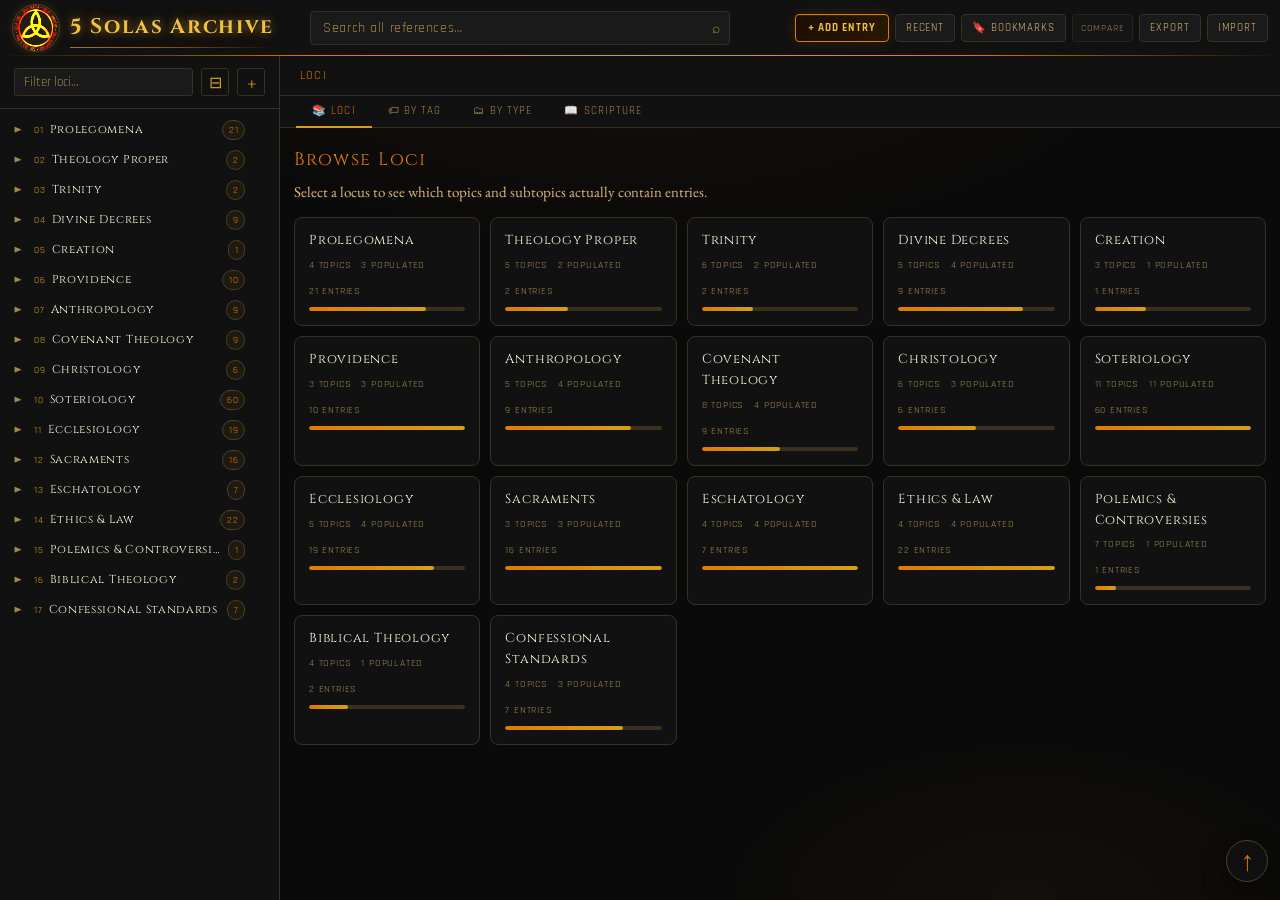
<file: index.html>
<!DOCTYPE html>
<html lang="en">
<head>
<meta charset="UTF-8">
<meta name="viewport" content="width=device-width, initial-scale=1.0">
<title>5 Solas Archive</title>
<link rel="stylesheet" href="styles.css">
<link rel="stylesheet" href="taxonomy-patch.css">
</head>
<body>
<div id="app">

  <!-- HEADER -->
  <header id="header">
    <button id="menu-toggle" onclick="toggleSidebar()" aria-label="Toggle sidebar">☰</button>
    <span id="header-logo-wrap"><img id="header-logo" src="logo.jpg" alt="5 Solas Archive" onerror="this.style.visibility='hidden'"></span>
    <span id="header-title">5 Solas Archive</span>
    <div id="header-search-wrap">
      <input type="text" id="global-search" placeholder="Search all references…" oninput="handleGlobalSearch(this.value)">
      <span class="search-icon">⌕</span>
    </div>
    <div id="header-actions">
      <button id="quick-add-btn" onclick="openQuickAddModal()">+ Add Entry</button>
      <button class="hdr-btn" onclick="showView('recent')">Recent</button>
      <button class="hdr-btn" id="bookmarks-hdr-btn" onclick="showView('bookmarks')">🔖 Bookmarks</button>
      <button class="hdr-btn secondary" id="compare-btn" onclick="showView('compare')">Compare</button>
      <button class="hdr-btn" onclick="exportData()">Export</button>
      <button class="hdr-btn" onclick="document.getElementById('import-file').click()">Import</button>
      <input type="file" id="import-file" accept=".json" style="display:none" onchange="importData(this)">
    </div>
  </header>

  <!-- BODY -->
  <div id="body">

    <!-- SIDEBAR -->
    <nav id="sidebar">
      <div id="sidebar-header">
        <input type="text" id="sidebar-search" placeholder="Filter loci…" oninput="filterTree(this.value)">
        <button id="collapse-tree-btn" onclick="collapseAllTree()" title="Collapse all">⊟</button>
        <button id="add-locus-btn" onclick="openAddNodeModal('locus',null,null)" title="Add Locus">+</button>
      </div>
      <div id="sidebar-tree"></div>
    </nav>

    <!-- SIDEBAR OVERLAY (mobile tap-outside-to-close) -->
    <div id="sidebar-overlay" onclick="closeSidebarMobile()"></div>

    <!-- MAIN -->
    <div id="main">
      <div id="breadcrumb"><span class="bc-item">Select a subtopic</span></div>

      <!-- VIEW TABS -->
      <div id="view-tabs">
        <button class="view-tab active" id="tab-loki" onclick="switchTab('loki')">📚 Loci</button>
        <button class="view-tab" id="tab-tags" onclick="switchTab('tags')">🏷 By Tag</button>
        <button class="view-tab" id="tab-resource" onclick="switchTab('resource')">🗂 By Type</button>
        <button class="view-tab" id="tab-scripture" onclick="switchTab('scripture')">📖 Scripture</button>
      </div>

      <div id="content-area">
        <!-- PULL-TO-REFRESH INDICATOR -->
        <div id="ptr-indicator"><span id="ptr-icon">↓</span><span id="ptr-text">Pull to refresh</span></div>
        <div id="welcome" style="display:none">
          <img id="welcome-logo" src="logo.jpg" alt="5 Solas Archive" onerror="this.style.display='none'">
          <h1>5 Solas Archive</h1>
          <p>A Reformed reference tool for Scripture, confessions, quotes, books, and resources</p>
          <div class="welcome-divider"></div>
          <div id="welcome-stats">
            <div class="ws-stat"><div class="ws-num" id="stat-loci">17</div><div class="ws-label">Loci</div></div>
            <div class="ws-stat"><div class="ws-num" id="stat-entries">0</div><div class="ws-label">Entries</div></div>
            <div class="ws-stat"><div class="ws-num" id="stat-tags">0</div><div class="ws-label">Tags</div></div>
          </div>
          <div id="loci-overview"></div>
        </div>
        <div id="locus-view"      style="display:none"></div>
        <div id="topic-view"      style="display:none"></div>
        <div id="subtopic-view"   style="display:none"></div>
        <div id="search-results"  style="display:none"></div>
        <div id="recent-view"     style="display:none"></div>
        <div id="tag-view"        style="display:none"></div>
        <div id="resource-view"   style="display:none"></div>
        <div id="compare-view"        style="display:none"></div>
        <div id="bookmarks-view"      style="display:none"></div>
        <div id="scripture-index-view" style="display:none"></div>
      </div>
    </div>
  </div>
</div>

<!-- MODAL -->
<div id="modal-overlay" onclick="closeModalOnOverlay(event)">
  <div id="modal">
    <div id="modal-header">
      <span id="modal-title">Add Entry</span>
      <button id="modal-close" onclick="closeModal()">✕</button>
    </div>
    <div id="modal-body"></div>
    <div id="modal-footer">
      <button class="btn btn-secondary" onclick="closeModal()">Cancel</button>
      <button class="btn btn-primary" id="modal-save-btn" onclick="saveModalEntry()">Save</button>
    </div>
  </div>
</div>

<div id="entry-detail-overlay" onclick="closeEntryDetailOnOverlay(event)">
  <div id="entry-detail-modal"></div>
</div>

<button id="chrome-toggle-btn" type="button" onclick="toggleChromeMinimized()" title="Hide top bars" aria-label="Hide top bars">↑</button>

<!-- KEYBOARD SHORTCUTS OVERLAY -->
<div id="shortcuts-overlay" onclick="if(event.target===this)toggleShortcutsOverlay()">
  <div id="shortcuts-box">
    <h3>Keyboard Shortcuts</h3>
    <table class="shortcut-table">
      <tbody>
        <tr><td><kbd>/</kbd></td><td>Focus search</td></tr>
        <tr><td><kbd>N</kbd></td><td>New entry</td></tr>
        <tr><td><kbd>H</kbd></td><td>Go home (Loci)</td></tr>
        <tr><td><kbd>?</kbd></td><td>Show / hide shortcuts</td></tr>
        <tr><td><kbd>Esc</kbd></td><td>Close overlay / modal</td></tr>
      </tbody>
    </table>
    <button id="shortcuts-close-btn" onclick="toggleShortcutsOverlay()">Close</button>
  </div>
</div>

<script src="app.js"></script>
<script src="taxonomy-patch.js"></script>
</body>
</html>
</file>
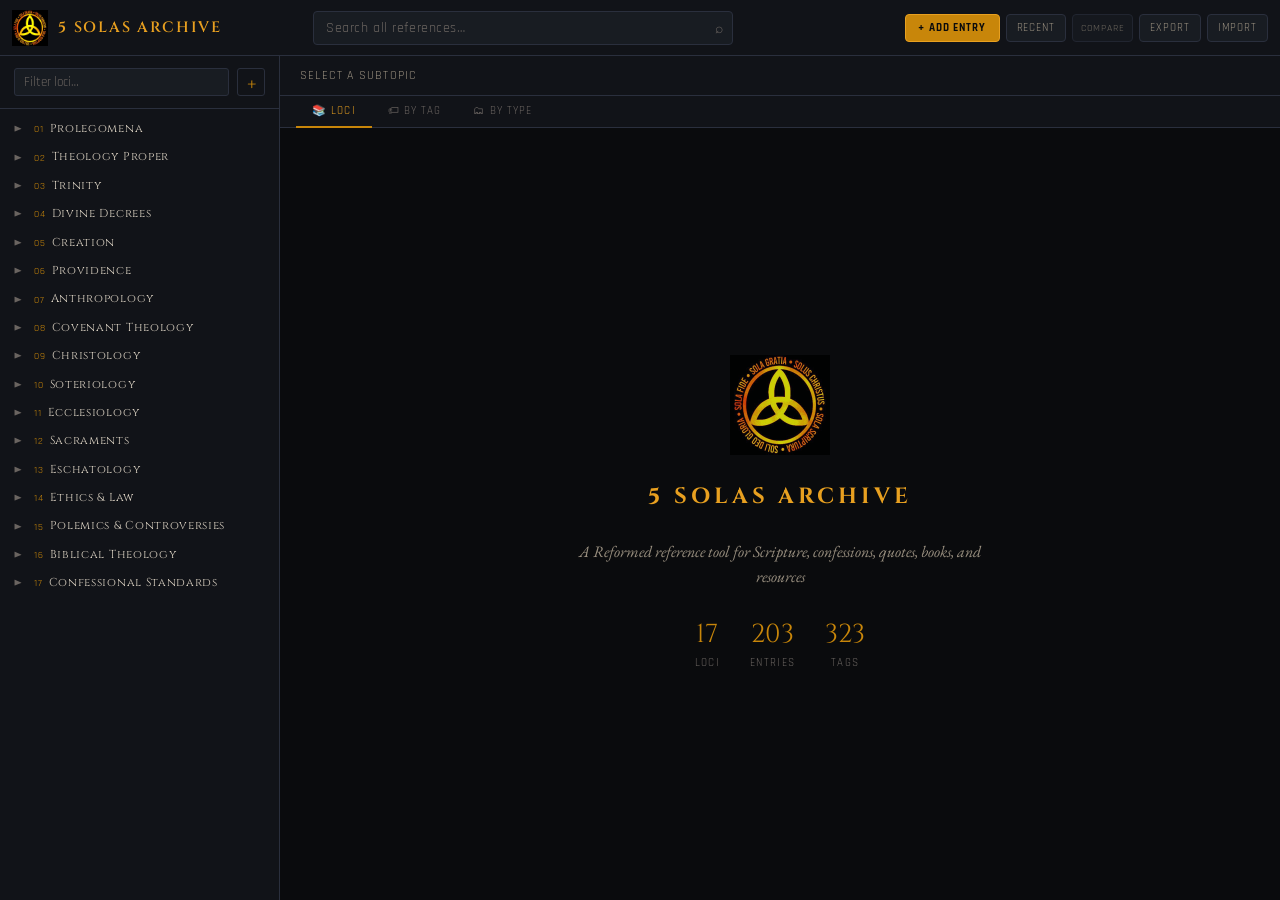
<file: index2.html>
<!DOCTYPE html>
<html lang="en">
<head>
<meta charset="UTF-8">
<meta name="viewport" content="width=device-width, initial-scale=1.0">
<title>5 Solas Archive</title>
<style>
  @import url('https://fonts.googleapis.com/css2?family=Cinzel:wght@400;600;700&family=EB+Garamond:ital,wght@0,400;0,500;1,400&family=Rajdhani:wght@400;500;600;700&display=swap');

  :root {
    --bg:        #0a0b0d;
    --bg2:       #111318;
    --bg3:       #181c22;
    --bg4:       #1e2330;
    --border:    #2a2f3d;
    --border2:   #3a4050;
    --gold:      #c8860a;
    --gold2:     #e8a020;
    --gold3:     #f5c842;
    --amber:     #d4700a;
    --text:      #d8cfc0;
    --text2:     #9a9080;
    --text3:     #6a6460;
    --red:       #8b2020;
    --green:     #1a5c2a;
    --sidebar-w: 280px;
    --header-h:  56px;
  }

  *, *::before, *::after { box-sizing: border-box; margin: 0; padding: 0; }
  html, body { height: 100%; overflow: hidden; }
  body { font-family: 'EB Garamond', Georgia, serif; background: var(--bg); color: var(--text); font-size: 16px; line-height: 1.6; }
  button { cursor: pointer; font-family: inherit; }
  input, textarea, select { font-family: inherit; }
  a { color: var(--gold2); text-decoration: none; }
  a:hover { color: var(--gold3); }
  ::-webkit-scrollbar { width: 5px; height: 5px; }
  ::-webkit-scrollbar-track { background: var(--bg2); }
  ::-webkit-scrollbar-thumb { background: var(--border2); border-radius: 3px; }

  /* ===== LAYOUT ===== */
  #app { display: flex; flex-direction: column; height: 100vh; }

  /* ===== HEADER ===== */
  #header {
    min-height: var(--header-h);
    background: var(--bg2);
    border-bottom: 1px solid var(--border);
    display: flex; align-items: center;
    padding: 0 12px; gap: 10px;
    flex-shrink: 0; z-index: 100; overflow: hidden;
  }
  #header-logo { width: 36px; height: 36px; flex-shrink: 0; }
  #header-title {
    font-family: 'Cinzel', serif; font-size: 15px; font-weight: 600;
    letter-spacing: .12em; color: var(--gold2); text-transform: uppercase;
    white-space: nowrap; flex-shrink: 0;
  }
  #header-search-wrap { flex: 1; max-width: 420px; position: relative; margin: 0 auto; }
  #global-search {
    width: 100%; background: var(--bg3); border: 1px solid var(--border);
    color: var(--text); padding: 7px 36px 7px 12px; border-radius: 4px;
    font-size: 14px; font-family: 'Rajdhani', sans-serif; letter-spacing: .04em;
    outline: none; transition: border-color .2s;
  }
  #global-search:focus { border-color: var(--gold); }
  #global-search::placeholder { color: var(--text3); }
  .search-icon { position: absolute; right: 10px; top: 50%; transform: translateY(-50%); color: var(--text3); font-size: 14px; pointer-events: none; }
  #header-actions { display: flex; gap: 6px; flex-shrink: 0; margin-left: auto; }
  .hdr-btn {
    background: var(--bg3); border: 1px solid var(--border); color: var(--text2);
    padding: 6px 10px; border-radius: 4px; font-family: 'Rajdhani', sans-serif;
    font-size: 11px; letter-spacing: .08em; text-transform: uppercase;
    transition: all .2s; white-space: nowrap; flex-shrink: 0;
  }
  .hdr-btn:hover { border-color: var(--gold); color: var(--gold2); }
  .hdr-btn.active { border-color: var(--gold); color: var(--gold2); background: rgba(200,134,10,.08); }

  /* Quick Add Button — gold accent */
  #quick-add-btn {
    background: var(--gold); border: 1px solid var(--gold2); color: #0a0b0d;
    padding: 6px 12px; border-radius: 4px; font-family: 'Rajdhani', sans-serif;
    font-size: 11px; letter-spacing: .1em; text-transform: uppercase; font-weight: 700;
    transition: all .2s; white-space: nowrap; flex-shrink: 0;
  }
  #quick-add-btn:hover { background: var(--gold2); }

  /* ===== BODY SPLIT ===== */
  #body { display: flex; flex: 1; overflow: hidden; }

  /* ===== SIDEBAR ===== */
  #sidebar {
    width: var(--sidebar-w); background: var(--bg2);
    border-right: 1px solid var(--border);
    display: flex; flex-direction: column; flex-shrink: 0; overflow: hidden;
  }
  #sidebar-header { padding: 12px 14px; border-bottom: 1px solid var(--border); display: flex; align-items: center; gap: 8px; }
  #sidebar-search {
    flex: 1; background: var(--bg3); border: 1px solid var(--border); color: var(--text);
    padding: 5px 9px; border-radius: 3px; font-size: 13px; font-family: 'Rajdhani', sans-serif; outline: none;
  }
  #sidebar-search:focus { border-color: var(--gold); }
  #sidebar-search::placeholder { color: var(--text3); }
  #add-locus-btn {
    background: none; border: 1px solid var(--border); color: var(--gold);
    width: 28px; height: 28px; border-radius: 3px; font-size: 16px;
    display: flex; align-items: center; justify-content: center; flex-shrink: 0; transition: all .2s;
  }
  #add-locus-btn:hover { border-color: var(--gold); background: rgba(200,134,10,.1); }
  #sidebar-tree { flex: 1; overflow-y: auto; padding: 6px 0; }

  /* Tree nodes */
  .tree-locus-header {
    display: flex; align-items: center; padding: 5px 10px 5px 14px;
    cursor: pointer; user-select: none; transition: background .15s; gap: 6px;
    position: relative;
  }
  .tree-locus-header:hover { background: var(--bg3); }
  .tree-locus-header:hover .tree-node-add { opacity: 1; }
  .tree-arrow { font-size: 10px; color: var(--text3); width: 14px; flex-shrink: 0; transition: transform .2s; }
  .tree-locus.open > .tree-locus-header > .tree-arrow { transform: rotate(90deg); }
  .tree-locus-num { font-family: 'Rajdhani', sans-serif; font-size: 10px; color: var(--gold); letter-spacing: .08em; flex-shrink: 0; }
  .tree-locus-name { font-family: 'Cinzel', serif; font-size: 11.5px; letter-spacing: .06em; color: var(--text); flex: 1; white-space: nowrap; overflow: hidden; text-overflow: ellipsis; }
  .tree-locus.selected > .tree-locus-header { background: rgba(200,134,10,.12); }
  .tree-locus.selected > .tree-locus-header .tree-locus-name { color: var(--gold2); }
  .tree-children { display: none; padding-left: 12px; }
  .tree-locus.open > .tree-children { display: block; }

  .tree-topic-header {
    display: flex; align-items: center; padding: 4px 10px 4px 10px;
    cursor: pointer; transition: background .15s; gap: 6px; position: relative;
  }
  .tree-topic-header:hover { background: var(--bg3); }
  .tree-topic-header:hover .tree-node-add { opacity: 1; }
  .tree-topic-name {
    font-family: 'Rajdhani', sans-serif; font-size: 12px; letter-spacing: .06em;
    text-transform: uppercase; color: var(--text2); flex: 1;
    white-space: nowrap; overflow: hidden; text-overflow: ellipsis;
  }
  .tree-topic.selected > .tree-topic-header .tree-topic-name { color: var(--gold); }
  .tree-subtopics { display: none; padding-left: 14px; }
  .tree-topic.open > .tree-subtopics { display: block; }

  .tree-subtopic {
    padding: 3px 10px 3px 8px; cursor: pointer; font-family: 'EB Garamond', serif;
    font-size: 13px; color: var(--text3); white-space: nowrap; overflow: hidden; text-overflow: ellipsis;
    border-left: 2px solid transparent; transition: all .15s;
    display: flex; align-items: center; gap: 4px; position: relative;
  }
  .tree-subtopic:hover { color: var(--text); background: var(--bg3); }
  .tree-subtopic.active { color: var(--gold2); border-left-color: var(--gold); background: rgba(200,134,10,.08); }
  .tree-subtopic span.st-label { flex: 1; overflow: hidden; text-overflow: ellipsis; }

  /* Inline add buttons on hover in tree */
  .tree-node-add {
    opacity: 0; background: none; border: 1px solid var(--border2); color: var(--gold);
    width: 18px; height: 18px; border-radius: 2px; font-size: 12px;
    display: flex; align-items: center; justify-content: center;
    flex-shrink: 0; transition: all .15s; line-height: 1;
  }
  .tree-node-add:hover { background: rgba(200,134,10,.2); border-color: var(--gold); }

  /* ===== MAIN PANEL ===== */
  #main { flex: 1; display: flex; flex-direction: column; overflow: hidden; }

  /* Breadcrumb */
  #breadcrumb {
    padding: 10px 20px; border-bottom: 1px solid var(--border);
    display: flex; align-items: center; gap: 6px;
    font-family: 'Rajdhani', sans-serif; font-size: 12px; letter-spacing: .1em;
    text-transform: uppercase; color: var(--text3); flex-shrink: 0;
    background: var(--bg2); flex-wrap: wrap;
  }
  .bc-sep { color: var(--border2); }
  .bc-item { color: var(--text2); }
  .bc-item.current { color: var(--gold2); }

  /* View tabs */
  #view-tabs {
    display: flex; gap: 0; border-bottom: 1px solid var(--border);
    background: var(--bg2); flex-shrink: 0; padding: 0 16px;
  }
  .view-tab {
    padding: 8px 16px; font-family: 'Rajdhani', sans-serif; font-size: 11px;
    letter-spacing: .1em; text-transform: uppercase; color: var(--text3);
    border: none; background: none; border-bottom: 2px solid transparent;
    margin-bottom: -1px; cursor: pointer; transition: all .2s;
  }
  .view-tab:hover { color: var(--text2); }
  .view-tab.active { color: var(--gold2); border-bottom-color: var(--gold); }

  /* Content area */
  #content-area { flex: 1; overflow-y: auto; padding: 0; }
  #subtopic-view { padding: 20px 20px 60px 20px; }
  #recent-view   { padding: 20px 20px 60px 20px; }
  #search-results { padding: 20px 20px 60px 20px; }
  #tag-view      { padding: 20px 20px 60px 20px; }
  #resource-view { padding: 20px 20px 60px 20px; }
  #compare-view  { padding: 20px; height: 100%; display: flex; flex-direction: column; }

  /* ===== WELCOME SCREEN ===== */
  #welcome {
    display: flex; flex-direction: column; align-items: center; justify-content: center;
    height: 100%; gap: 24px; padding: 40px; text-align: center;
  }
  #welcome-logo { width: 100px; height: 100px; opacity: .8; }
  #welcome h1 { font-family: 'Cinzel', serif; font-size: 22px; letter-spacing: .18em; color: var(--gold2); text-transform: uppercase; }
  #welcome p { font-family: 'EB Garamond', serif; font-style: italic; font-size: 16px; color: var(--text2); max-width: 440px; }
  #welcome-stats { display: flex; gap: 30px; }
  .ws-stat { text-align: center; }
  .ws-num { font-family: 'Cinzel', serif; font-size: 26px; color: var(--gold); }
  .ws-label { font-family: 'Rajdhani', sans-serif; font-size: 11px; letter-spacing: .12em; text-transform: uppercase; color: var(--text3); }

  /* ===== SUBTOPIC VIEW ===== */
  #subtopic-title { font-family: 'Cinzel', serif; font-size: 20px; letter-spacing: .1em; color: var(--gold2); margin-bottom: 4px; }
  #subtopic-meta { font-family: 'Rajdhani', sans-serif; font-size: 12px; letter-spacing: .1em; text-transform: uppercase; color: var(--text3); margin-bottom: 20px; padding-bottom: 16px; border-bottom: 1px solid var(--border); }

  /* SECTIONS */
  .section-block { margin-bottom: 20px; border: 1px solid var(--border); border-radius: 6px; overflow: hidden; }
  .section-header { display: flex; align-items: center; gap: 10px; padding: 10px 16px; background: var(--bg3); border-bottom: 1px solid var(--border); cursor: pointer; user-select: none; }
  .section-header:hover { background: var(--bg4); }
  .section-icon { font-size: 14px; width: 18px; text-align: center; }
  .section-name { font-family: 'Cinzel', serif; font-size: 12px; letter-spacing: .14em; text-transform: uppercase; color: var(--gold); flex: 1; }
  .section-count { font-family: 'Rajdhani', sans-serif; font-size: 11px; color: var(--text3); background: var(--bg); padding: 2px 7px; border-radius: 10px; border: 1px solid var(--border); }
  .section-toggle { font-size: 10px; color: var(--text3); transition: transform .2s; }
  .section-block.collapsed .section-toggle { transform: rotate(-90deg); }
  .section-add-inline {
    background: none; border: 1px solid var(--border2); color: var(--gold);
    width: 26px; height: 26px; border-radius: 3px; font-size: 16px;
    display: flex; align-items: center; justify-content: center; flex-shrink: 0;
    transition: all .2s; font-family: monospace; line-height: 1;
  }
  .section-add-inline:hover { border-color: var(--gold2); background: rgba(200,134,10,.15); color: var(--gold2); }
  .section-body { padding: 12px; display: flex; flex-direction: column; gap: 8px; background: var(--bg2); }
  .section-block.collapsed .section-body { display: none; }
  @media (hover: none) { .entry-card-actions { opacity: 1 !important; } }
  .add-entry-btn {
    display: flex; align-items: center; gap: 6px; background: none;
    border: 1px dashed var(--border2); color: var(--text3); padding: 8px 12px; border-radius: 4px;
    font-family: 'Rajdhani', sans-serif; font-size: 12px; letter-spacing: .08em; text-transform: uppercase;
    transition: all .2s; width: 100%;
  }
  .add-entry-btn:hover { border-color: var(--gold); color: var(--gold2); background: rgba(200,134,10,.05); }

  /* ENTRY CARDS */
  .entry-card { background: var(--bg); border: 1px solid var(--border); border-radius: 5px; padding: 12px 14px; position: relative; transition: border-color .2s; }
  .entry-card:hover { border-color: var(--border2); }
  .entry-card.pinned { border-left: 3px solid var(--gold); }
  .entry-card-top { display: flex; align-items: flex-start; gap: 10px; margin-bottom: 6px; }
  .entry-card-title { font-family: 'Cinzel', serif; font-size: 13px; letter-spacing: .04em; color: var(--text); flex: 1; }
  .entry-card-actions { display: flex; gap: 4px; opacity: 0; transition: opacity .2s; }
  .entry-card:hover .entry-card-actions { opacity: 1; }
  .entry-action-btn { background: none; border: 1px solid var(--border); color: var(--text3); width: 24px; height: 24px; border-radius: 3px; font-size: 11px; display: flex; align-items: center; justify-content: center; transition: all .15s; }
  .entry-action-btn:hover { border-color: var(--gold); color: var(--gold); }
  .entry-action-btn.del:hover { border-color: #b03030; color: #b03030; }
  .entry-card-body { font-size: 14px; color: var(--text2); line-height: 1.5; }
  .entry-quote-text { font-style: italic; color: var(--text); font-size: 15px; border-left: 3px solid var(--gold); padding-left: 12px; margin-bottom: 6px; }
  .entry-meta { font-family: 'Rajdhani', sans-serif; font-size: 11px; letter-spacing: .06em; color: var(--text3); display: flex; gap: 14px; flex-wrap: wrap; margin-top: 6px; }
  .entry-meta span { display: flex; align-items: center; gap: 4px; }
  .entry-tags { display: flex; gap: 5px; flex-wrap: wrap; margin-top: 7px; }
  .tag-pill {
    background: rgba(200,134,10,.12); border: 1px solid rgba(200,134,10,.25);
    color: var(--gold2); font-family: 'Rajdhani', sans-serif; font-size: 10px;
    letter-spacing: .08em; text-transform: uppercase; padding: 2px 8px;
    border-radius: 12px; cursor: pointer; transition: all .15s;
  }
  .tag-pill:hover { background: rgba(200,134,10,.25); }
  .tag-pill.selected { background: rgba(200,134,10,.4); border-color: var(--gold2); color: var(--gold3); }

  /* Scripture */
  .scripture-ref { font-family: 'Cinzel', serif; font-size: 13px; color: var(--gold2); margin-bottom: 4px; }
  .scripture-type { font-family: 'Rajdhani', sans-serif; font-size: 10px; letter-spacing: .1em; text-transform: uppercase; padding: 2px 7px; border-radius: 3px; margin-left: 8px; }
  .scripture-type.proof { background: rgba(26,92,42,.3); color: #5cb87a; border: 1px solid rgba(26,92,42,.5); }
  .scripture-type.typological { background: rgba(200,134,10,.15); color: var(--gold2); border: 1px solid rgba(200,134,10,.3); }
  .scripture-type.disputed { background: rgba(139,32,32,.2); color: #d06060; border: 1px solid rgba(139,32,32,.4); }

  /* ===== SEARCH RESULTS ===== */
  #search-results h2, #tag-view h2, #resource-view h2, #recent-view h2, #compare-view h2 {
    font-family: 'Cinzel', serif; font-size: 16px; color: var(--gold2);
    letter-spacing: .1em; margin-bottom: 16px; padding-bottom: 10px; border-bottom: 1px solid var(--border);
  }
  .search-result-item { background: var(--bg3); border: 1px solid var(--border); border-radius: 5px; padding: 12px 14px; margin-bottom: 10px; cursor: pointer; transition: all .2s; }
  .search-result-item:hover { border-color: var(--gold); background: var(--bg4); }
  .sr-path { font-family: 'Rajdhani', sans-serif; font-size: 10px; letter-spacing: .1em; text-transform: uppercase; color: var(--gold); margin-bottom: 5px; }
  .sr-title { font-family: 'Cinzel', serif; font-size: 13px; color: var(--text); margin-bottom: 4px; }
  .sr-snippet { font-size: 13px; color: var(--text2); }
  .sr-sec-badge { font-family: 'Rajdhani', sans-serif; font-size: 9px; letter-spacing: .08em; text-transform: uppercase; background: var(--bg4); border: 1px solid var(--border2); color: var(--text3); padding: 1px 6px; border-radius: 8px; margin-left: 8px; }

  /* ===== TAG VIEW ===== */
  .tag-index-grid { display: flex; flex-wrap: wrap; gap: 8px; margin-bottom: 24px; }
  .tag-index-pill {
    background: var(--bg3); border: 1px solid var(--border2); color: var(--text2);
    font-family: 'Rajdhani', sans-serif; font-size: 11px; letter-spacing: .08em;
    text-transform: uppercase; padding: 4px 12px; border-radius: 14px; cursor: pointer; transition: all .2s;
    display: flex; align-items: center; gap: 6px;
  }
  .tag-index-pill:hover { border-color: var(--gold); color: var(--gold2); }
  .tag-index-pill.active { background: rgba(200,134,10,.15); border-color: var(--gold); color: var(--gold2); }
  .tag-count-badge { font-size: 9px; background: var(--bg); border: 1px solid var(--border); color: var(--text3); padding: 1px 5px; border-radius: 8px; }
  .tag-results-header { font-family: 'Cinzel', serif; font-size: 13px; letter-spacing: .1em; color: var(--gold); margin-bottom: 12px; }

  /* ===== RESOURCE VIEW ===== */
  .resource-filter-bar { display: flex; flex-wrap: wrap; gap: 8px; margin-bottom: 16px; align-items: center; }
  .res-filter-btn {
    background: var(--bg3); border: 1px solid var(--border); color: var(--text3);
    font-family: 'Rajdhani', sans-serif; font-size: 11px; letter-spacing: .08em;
    text-transform: uppercase; padding: 5px 12px; border-radius: 4px; cursor: pointer; transition: all .2s;
    display: flex; align-items: center; gap: 6px;
  }
  .res-filter-btn:hover { border-color: var(--gold); color: var(--gold2); }
  .res-filter-btn.active { background: rgba(200,134,10,.12); border-color: var(--gold); color: var(--gold2); }
  .res-search-wrap { position: relative; flex: 1; max-width: 340px; }
  .res-search { width: 100%; background: var(--bg3); border: 1px solid var(--border); color: var(--text); padding: 6px 32px 6px 10px; border-radius: 4px; font-size: 13px; font-family: 'Rajdhani', sans-serif; outline: none; }
  .res-search:focus { border-color: var(--gold); }
  .res-search::placeholder { color: var(--text3); }
  .res-sort-wrap { display: flex; align-items: center; gap: 6px; margin-left: auto; }
  .res-sort-label { font-family: 'Rajdhani', sans-serif; font-size: 10px; letter-spacing: .1em; text-transform: uppercase; color: var(--text3); }
  .res-sort-select { background: var(--bg3); border: 1px solid var(--border); color: var(--text2); padding: 4px 8px; border-radius: 3px; font-size: 12px; font-family: 'Rajdhani', sans-serif; outline: none; appearance: none; }

  /* ===== MODAL ===== */
  #modal-overlay { position: fixed; inset: 0; background: rgba(0,0,0,.75); display: none; align-items: center; justify-content: center; z-index: 1000; padding: 20px; }
  #modal-overlay.open { display: flex; }
  #modal { background: var(--bg2); border: 1px solid var(--border2); border-radius: 8px; width: 100%; max-width: 600px; max-height: 88vh; overflow-y: auto; display: flex; flex-direction: column; }
  #modal-header { padding: 16px 20px; border-bottom: 1px solid var(--border); display: flex; align-items: center; gap: 12px; flex-shrink: 0; background: var(--bg3); }
  #modal-title { font-family: 'Cinzel', serif; font-size: 14px; letter-spacing: .1em; color: var(--gold2); flex: 1; }
  #modal-close { background: none; border: none; color: var(--text3); font-size: 18px; padding: 4px; transition: color .2s; }
  #modal-close:hover { color: var(--text); }
  #modal-body { padding: 20px; flex: 1; overflow-y: auto; }
  #modal-footer { padding: 14px 20px; border-top: 1px solid var(--border); display: flex; justify-content: flex-end; gap: 10px; flex-shrink: 0; }

  /* Forms */
  .form-group { margin-bottom: 14px; }
  .form-label { font-family: 'Rajdhani', sans-serif; font-size: 11px; letter-spacing: .12em; text-transform: uppercase; color: var(--text3); display: block; margin-bottom: 5px; }
  .form-input, .form-textarea, .form-select {
    width: 100%; background: var(--bg3); border: 1px solid var(--border); color: var(--text);
    padding: 8px 10px; border-radius: 4px; font-family: 'EB Garamond', serif; font-size: 14px; outline: none; transition: border-color .2s;
  }
  .form-input:focus, .form-textarea:focus, .form-select:focus { border-color: var(--gold); }
  .form-textarea { min-height: 80px; resize: vertical; }
  .form-select { appearance: none; }
  .form-row { display: grid; grid-template-columns: 1fr 1fr; gap: 12px; }

  /* Tag input */
  .tag-input-wrap { border: 1px solid var(--border); border-radius: 4px; background: var(--bg3); padding: 6px 8px; display: flex; flex-wrap: wrap; gap: 5px; cursor: text; transition: border-color .2s; }
  .tag-input-wrap:focus-within { border-color: var(--gold); }
  .tag-input-wrap .tag-pill { cursor: default; display: flex; align-items: center; gap: 4px; }
  .tag-pill-remove { background: none; border: none; color: var(--gold3); font-size: 11px; padding: 0 0 0 2px; line-height: 1; opacity: .7; }
  .tag-pill-remove:hover { opacity: 1; }
  .tag-text-input { background: none; border: none; outline: none; color: var(--text); font-size: 13px; font-family: 'Rajdhani', sans-serif; flex: 1; min-width: 80px; padding: 2px 4px; }
  .tag-dropdown {
    position: absolute; z-index: 200; background: var(--bg2); border: 1px solid var(--border2);
    border-radius: 4px; max-height: 200px; overflow-y: auto; width: 100%;
    box-shadow: 0 8px 24px rgba(0,0,0,.5);
  }
  .tag-dropdown-item { padding: 6px 12px; font-family: 'Rajdhani', sans-serif; font-size: 12px; letter-spacing: .06em; text-transform: uppercase; cursor: pointer; color: var(--text2); transition: all .15s; }
  .tag-dropdown-item:hover { background: var(--bg3); color: var(--gold2); }
  .tag-input-container { position: relative; }

  /* Quick add locus/topic/subtopic selectors */
  .quick-add-path { display: flex; gap: 8px; margin-bottom: 14px; align-items: flex-end; flex-wrap: wrap; }
  .quick-add-path .form-select { flex: 1; }
  .qa-field-wrap { display: flex; flex-direction: column; gap: 4px; flex: 1; min-width: 120px; }
  .qa-row { display: flex; gap: 5px; align-items: center; }
  .qa-add-btn { background: none; border: 1px solid var(--border2); color: var(--gold); height: 34px; padding: 0 8px; border-radius: 3px; font-size: 16px; font-family: monospace; display: flex; align-items: center; justify-content: center; flex-shrink: 0; transition: all .2s; line-height: 1; }
  .qa-add-btn:hover { border-color: var(--gold2); background: rgba(200,134,10,.15); color: var(--gold2); }
  .qa-inline-form { background: var(--bg3); border: 1px solid var(--border2); border-radius: 4px; padding: 8px 10px; margin-top: 4px; gap: 6px; align-items: center; display: none; }
  .qa-inline-form.open { display: flex; }
  .qa-inline-form input { flex: 1; background: var(--bg); border: 1px solid var(--border); color: var(--text); padding: 5px 8px; border-radius: 3px; font-size: 13px; font-family: inherit; outline: none; }
  .qa-inline-form input:focus { border-color: var(--gold); }
  .qa-inline-form .btn { padding: 5px 10px; font-size: 11px; }
  .file-upload-zone { border: 1px dashed var(--border2); border-radius: 4px; padding: 14px 12px; text-align: center; cursor: pointer; transition: all .2s; background: var(--bg3); font-family: 'Rajdhani', sans-serif; font-size: 12px; letter-spacing: .06em; color: var(--text3); }
  .file-upload-zone:hover, .file-upload-zone.dragover { border-color: var(--gold); color: var(--gold2); background: rgba(200,134,10,.05); }
  .file-preview-row { display: flex; align-items: center; gap: 10px; padding: 8px 10px; background: var(--bg3); border: 1px solid var(--border); border-radius: 4px; margin-top: 8px; }
  .file-preview-img { width: 44px; height: 44px; object-fit: cover; border-radius: 3px; border: 1px solid var(--border); }
  .file-preview-info { flex: 1; min-width: 0; }
  .file-preview-name { font-size: 13px; color: var(--text); overflow: hidden; text-overflow: ellipsis; white-space: nowrap; }
  .file-preview-size { font-size: 11px; color: var(--text3); font-family: 'Rajdhani', sans-serif; letter-spacing: .04em; }
  .file-preview-remove { background: none; border: none; color: var(--text3); font-size: 16px; padding: 2px; cursor: pointer; transition: color .15s; }
  .file-preview-remove:hover { color: #c05050; }

  /* Buttons */
  .btn { padding: 8px 18px; border-radius: 4px; font-family: 'Rajdhani', sans-serif; font-size: 13px; letter-spacing: .1em; text-transform: uppercase; border: 1px solid; transition: all .2s; }
  .btn-primary { background: var(--gold); border-color: var(--gold); color: #0a0b0d; font-weight: 700; }
  .btn-primary:hover { background: var(--gold2); border-color: var(--gold2); }
  .btn-secondary { background: none; border-color: var(--border2); color: var(--text2); }
  .btn-secondary:hover { border-color: var(--gold); color: var(--gold); }
  .btn-danger { background: none; border-color: #7a2020; color: #c05050; }
  .btn-danger:hover { background: rgba(139,32,32,.15); }

  /* Compare */
  #compare-view h2 { flex-shrink: 0; }
  .compare-controls { display: flex; gap: 12px; margin-bottom: 16px; flex-shrink: 0; }
  .compare-columns { display: flex; gap: 16px; flex: 1; overflow: hidden; }
  .compare-col { flex: 1; overflow-y: auto; }
  .compare-col-header { font-family: 'Cinzel', serif; font-size: 13px; color: var(--gold); letter-spacing: .08em; margin-bottom: 12px; padding-bottom: 8px; border-bottom: 1px solid var(--border); position: sticky; top: 0; background: var(--bg); z-index: 1; }

  /* Empty state */
  .empty-state { text-align: center; padding: 30px 20px; color: var(--text3); font-style: italic; font-size: 14px; }

  /* Divider */
  .gold-divider { height: 1px; background: linear-gradient(to right, transparent, var(--gold), transparent); margin: 0; opacity: .3; }

  /* Section path badge on resource view */
  .entry-locus-path { font-family: 'Rajdhani', sans-serif; font-size: 9px; letter-spacing: .08em; text-transform: uppercase; color: var(--gold); margin-bottom: 4px; opacity: .8; }

  /* Responsive */
  @media (max-width: 680px) { :root { --sidebar-w: 240px; } #header-title { display: none; } .form-row { grid-template-columns: 1fr; } #welcome-stats { flex-wrap: wrap; gap: 16px; justify-content: center; } }
  @media (max-width: 520px) { #sidebar { position: fixed; left: 0; top: var(--header-h); bottom: 0; z-index: 50; transform: translateX(-100%); transition: transform .25s; } #sidebar.open { transform: translateX(0); box-shadow: 4px 0 20px rgba(0,0,0,.5); } #menu-toggle { display: flex !important; } }
  #menu-toggle { display: none; background: none; border: 1px solid var(--border); color: var(--text2); width: 32px; height: 32px; border-radius: 4px; align-items: center; justify-content: center; font-size: 16px; }

  /* ===== COMPARE BUTTON SECONDARY ===== */
  .hdr-btn.secondary { font-size: 10px; padding: 4px 8px; opacity: .65; }
  .hdr-btn.secondary:hover { opacity: 1; }

  /* ===== TOPIC CONTROLS (filter bar / search / sort) ===== */
  .topic-controls { margin-bottom: 14px; display: flex; flex-direction: column; gap: 8px; }
  .topic-filter-bar { display: flex; flex-wrap: wrap; gap: 5px; align-items: center; }
  .topic-filter-chip {
    background: var(--bg3); border: 1px solid var(--border); color: var(--text3);
    font-family: 'Rajdhani', sans-serif; font-size: 11px; letter-spacing: .07em;
    text-transform: uppercase; padding: 4px 10px; border-radius: 12px;
    cursor: pointer; transition: all .2s; display: flex; align-items: center; gap: 4px;
  }
  .topic-filter-chip:hover { border-color: var(--gold); color: var(--gold2); }
  .topic-filter-chip.active { background: rgba(200,134,10,.15); border-color: var(--gold); color: var(--gold2); }
  .topic-filter-all { border-color: var(--border2); font-weight: 600; }
  .topic-search-row { display: flex; flex-wrap: wrap; gap: 8px; align-items: center; }
  .topic-search-wrap { position: relative; flex: 1; min-width: 140px; max-width: 300px; }
  .topic-search-input {
    width: 100%; background: var(--bg3); border: 1px solid var(--border); color: var(--text);
    padding: 5px 28px 5px 10px; border-radius: 4px; font-size: 13px;
    font-family: 'Rajdhani', sans-serif; letter-spacing: .03em; outline: none; transition: border-color .2s;
  }
  .topic-search-input:focus { border-color: var(--gold); }
  .topic-search-input::placeholder { color: var(--text3); }
  .topic-sort-wrap { display: flex; align-items: center; gap: 5px; margin-left: auto; }
  .topic-sort-label { font-family: 'Rajdhani', sans-serif; font-size: 10px; letter-spacing: .1em; text-transform: uppercase; color: var(--text3); }
  .topic-sort-select {
    background: var(--bg3); border: 1px solid var(--border); color: var(--text2);
    padding: 4px 8px; border-radius: 3px; font-size: 12px;
    font-family: 'Rajdhani', sans-serif; outline: none; appearance: none;
  }
  .topic-sort-select:focus { border-color: var(--gold); }

  /* ===== TOPIC TAG BAR ===== */
  .topic-tag-bar { display: flex; flex-wrap: wrap; gap: 5px; margin-bottom: 4px; }
  .topic-tag-chip {
    background: var(--bg3); border: 1px solid var(--border2); color: var(--text3);
    font-family: 'Rajdhani', sans-serif; font-size: 10px; letter-spacing: .07em;
    text-transform: uppercase; padding: 2px 9px; border-radius: 10px;
    cursor: pointer; transition: all .15s;
  }
  .topic-tag-chip:hover { border-color: var(--gold); color: var(--gold2); }
  .topic-tag-chip.active { background: rgba(200,134,10,.22); border-color: var(--gold2); color: var(--gold3); }

  /* ===== FEATURED / PINNED BLOCK ===== */
  .featured-block {
    margin-bottom: 20px; border: 1px solid rgba(200,134,10,.4);
    border-radius: 6px; overflow: hidden;
  }
  .featured-block > .section-header { background: rgba(200,134,10,.1); }
  .featured-block > .section-header .section-name { color: var(--gold2); }
  .featured-block > .section-body { background: rgba(200,134,10,.03); }

  /* ===== TOPIC STATS ROW ===== */
  .topic-stats-row {
    display: flex; align-items: center; gap: 12px; margin-bottom: 10px;
    font-family: 'Rajdhani', sans-serif; font-size: 11px; letter-spacing: .08em;
    text-transform: uppercase; color: var(--text3);
  }
  .clear-filters-btn {
    background: none; border: 1px solid var(--border2); color: var(--text3);
    font-family: 'Rajdhani', sans-serif; font-size: 10px; letter-spacing: .08em;
    text-transform: uppercase; padding: 2px 9px; border-radius: 3px; cursor: pointer; transition: all .2s;
  }
  .clear-filters-btn:hover { border-color: var(--gold); color: var(--gold2); }
</style>
</head>
<body>
<div id="app">

  <!-- HEADER -->
  <header id="header">
    <button id="menu-toggle" onclick="toggleSidebar()">☰</button>
    <img id="header-logo" src="20260214_220018.jpg" alt="5 Solas Archive">
    <span id="header-title">5 Solas Archive</span>
    <div id="header-search-wrap">
      <input type="text" id="global-search" placeholder="Search all references…" oninput="handleGlobalSearch(this.value)">
      <span class="search-icon">⌕</span>
    </div>
    <div id="header-actions">
      <button id="quick-add-btn" onclick="openQuickAddModal()">+ Add Entry</button>
      <button class="hdr-btn" onclick="showView('recent')">Recent</button>
      <button class="hdr-btn secondary" id="compare-btn" onclick="showView('compare')">Compare</button>
      <button class="hdr-btn" onclick="exportData()">Export</button>
      <button class="hdr-btn" onclick="document.getElementById('import-file').click()">Import</button>
      <input type="file" id="import-file" accept=".json" style="display:none" onchange="importData(this)">
    </div>
  </header>

  <!-- BODY -->
  <div id="body">

    <!-- SIDEBAR -->
    <nav id="sidebar">
      <div id="sidebar-header">
        <input type="text" id="sidebar-search" placeholder="Filter loci…" oninput="filterTree(this.value)">
        <button id="add-locus-btn" onclick="openAddNodeModal('locus',null,null)" title="Add Locus">+</button>
      </div>
      <div id="sidebar-tree"></div>
    </nav>

    <!-- MAIN -->
    <div id="main">
      <div id="breadcrumb"><span class="bc-item">Select a subtopic</span></div>

      <!-- VIEW TABS -->
      <div id="view-tabs">
        <button class="view-tab active" id="tab-loki" onclick="switchTab('loki')">📚 Loci</button>
        <button class="view-tab" id="tab-tags" onclick="switchTab('tags')">🏷 By Tag</button>
        <button class="view-tab" id="tab-resource" onclick="switchTab('resource')">🗂 By Type</button>
      </div>

      <div id="content-area">
        <div id="welcome">
          <img id="welcome-logo" src="20260214_220018.jpg" alt="5 Solas Archive">
          <h1>5 Solas Archive</h1>
          <p>A Reformed reference tool for Scripture, confessions, quotes, books, and resources</p>
          <div id="welcome-stats">
            <div class="ws-stat"><div class="ws-num" id="stat-loci">17</div><div class="ws-label">Loci</div></div>
            <div class="ws-stat"><div class="ws-num" id="stat-entries">0</div><div class="ws-label">Entries</div></div>
            <div class="ws-stat"><div class="ws-num" id="stat-tags">0</div><div class="ws-label">Tags</div></div>
          </div>
        </div>
        <div id="subtopic-view"   style="display:none"></div>
        <div id="search-results"  style="display:none"></div>
        <div id="recent-view"     style="display:none"></div>
        <div id="tag-view"        style="display:none"></div>
        <div id="resource-view"   style="display:none"></div>
        <div id="compare-view"    style="display:none"></div>
      </div>
    </div>
  </div>
</div>

<!-- MODAL -->
<div id="modal-overlay" onclick="closeModalOnOverlay(event)">
  <div id="modal">
    <div id="modal-header">
      <span id="modal-title">Add Entry</span>
      <button id="modal-close" onclick="closeModal()">✕</button>
    </div>
    <div id="modal-body"></div>
    <div id="modal-footer">
      <button class="btn btn-secondary" onclick="closeModal()">Cancel</button>
      <button class="btn btn-primary" id="modal-save-btn" onclick="saveModalEntry()">Save</button>
    </div>
  </div>
</div>

<script>
/* ============================================================
   SECTIONS
============================================================ */
const SECTIONS = [
  { id:'quotations',    name:'Quotations',             icon:'❝' },
  { id:'confessional',  name:'Confessional Statements', icon:'⛪' },
  { id:'books',         name:'Books / Resources',       icon:'📖' },
  { id:'websites',      name:'Websites / Bookmarks',    icon:'🔗' },
  { id:'scripture',     name:'Scripture',               icon:'✝' },
  { id:'arguments',     name:'Arguments',               icon:'⚖' },
  { id:'notes',         name:'Notes',                   icon:'✏' },
  { id:'media',         name:'Media',                   icon:'🖼' },
];

/* ============================================================
   DEFAULT TAGS — exhaustive Reformed theological topics A-Z
============================================================ */
const DEFAULT_TAGS = [
  "Abrahamic Covenant","Active Obedience","Adoption","Adiaphora","Amillennialism",
  "Angelology","Annihilationism","Anthropology","Apologetics","Apostles' Creed",
  "Apostolic Succession","Arianism","Arminianism","Assurance","Athanasian Creed",
  "Atonement","Aseity","Baptism","Baptismal Regeneration","Belgic Confession",
  "Biblical Theology","Canon of Scripture","Canons of Dort","Chalcedonian Definition",
  "Christian Ethics","Christian Liberty","Christology","Church Discipline",
  "Church Government","Church History","Classic Theism","Communicatio Idiomatum",
  "Conditional Election","Confession","Confessional Standards","Conscience",
  "Conversion","Covenant","Covenant of Grace","Covenant of Redemption",
  "Covenant of Works","Covenant Theology","Credobaptism","Davidic Covenant",
  "Dead Orthodoxy","Decree","Definite Atonement","Demonology","Depravity",
  "Dispensationalism","Divine Decree","Divine Simplicity","Divine Sovereignty",
  "Ecclesiology","Election","Eschatology","Eternal Generation","Eternal Life",
  "Eternal Punishment","Eucharist","Exaltation","Excommunication",
  "Existential Theology","Faith","Fall of Man","Federal Headship","Federal Vision",
  "Filioque","Foreknowledge","Forensic Justification","Free Will",
  "General Revelation","God's Attributes","Gospel","Grace","Guilt",
  "Heaven","Heidelberg Catechism","Hell","Hermeneutics","Holiness",
  "Holy Spirit","Humiliation of Christ","Hypostatic Union","Image of God",
  "Imputation","Incarnation","Infant Baptism","Inerrancy","Infallibility",
  "Infralapsarianism","Inspiration","Intermediate State","Irresistible Grace",
  "Israel and the Church","Justification","Kingdom of God","Law and Gospel",
  "Law of God","Liberalism","Limited Atonement","Lord's Supper","Love of God",
  "Lutheran Theology","Means of Grace","Millennialism","Molinism",
  "Monergism","Moral Argument","Mosaic Covenant","Natural Law",
  "Natural Theology","Neo-Orthodoxy","New Covenant","New Heavens and New Earth",
  "New Perspective on Paul","Nicene Creed","Omnipotence","Omniscience",
  "Open Theism","Ordo Salutis","Original Sin","Pactum Salutis","Paedobaptism",
  "Particular Redemption","Pastoral Ministry","Penal Substitution","Perseverance",
  "Postmillennialism","Prayer","Predestination","Premillennialism","Presbyterian",
  "Preservation","Prolegomena","Prophecy","Providence","Purgatory",
  "Regeneration","Regulative Principle","Repentance","Reprobation",
  "Resurrection","Revelation","Roman Catholicism","Sabbath",
  "Sacraments","Sanctification","Satan","Scripture","Second Advent",
  "Sola Fide","Sola Gratia","Sola Scriptura","Solus Christus","Soli Deo Gloria",
  "Soul Sleep","Special Revelation","Spiritual Gifts","Supralapsarianism",
  "Systematic Theology","Ten Commandments","Theodicy","Theology Proper",
  "Total Depravity","TULIP","Trinity","Typology","Union with Christ",
  "Universal Atonement","Universalism","Virgin Birth","Vocation",
  "Westminster Confession","Westminster Larger Catechism","Westminster Shorter Catechism",
  "Word of Faith","Works of the Law","Worship","Wrath of God"
].sort();

/* ============================================================
   TREE DATA
============================================================ */
const DEFAULT_TREE = [
  { id:'l1',  name:'Prolegomena', topics:[
    { id:'t1a', name:'Nature of Theology',   subtopics:['Definition & Object','Theology as Science','Theologia Archetypa & Ectypa','Principia Theologiae'] },
    { id:'t1b', name:'Holy Scripture',       subtopics:['Inspiration & Theopneustia','Inerrancy & Infallibility','Canonicity','Authority & Autopistia','Sufficiency','Perspicuity','Preservation of Text'] },
    { id:'t1c', name:'Revelation',           subtopics:['General Revelation','Special Revelation','Revelation & Reason'] },
    { id:'t1d', name:'Hermeneutics',         subtopics:['Grammatical-Historical Method','Analogy of Faith','Typology & Allegory','Use of OT in NT'] },
  ]},
  { id:'l2',  name:'Theology Proper', topics:[
    { id:'t2a', name:'Existence of God',       subtopics:['Cosmological Argument','Teleological Argument','Ontological Argument','Moral Argument','Sensus Divinitatis'] },
    { id:'t2b', name:'Divine Essence',         subtopics:['Divine Simplicity','Divine Immutability','Divine Impassibility','Aseity','Infinity & Omnipresence'] },
    { id:'t2c', name:'Incommunicable Attributes', subtopics:['Omniscience','Omnipotence','Omnipresence','Eternity & Immensity','Independence'] },
    { id:'t2d', name:'Communicable Attributes',   subtopics:['Holiness','Love & Goodness','Justice & Righteousness','Truth & Faithfulness','Mercy & Grace','Wrath'] },
    { id:'t2e', name:'The Divine Will',        subtopics:['Will of Decree','Will of Command','Beneplacit vs Signum','Compatibilism'] },
  ]},
  { id:'l3',  name:'Trinity', topics:[
    { id:'t3a', name:'Doctrine of the Trinity', subtopics:['One Essence Three Persons','Trinitarian Ontology','Inseparable Operations','Perichoresis','Economic vs Immanent Trinity'] },
    { id:'t3b', name:'The Father',              subtopics:['Paternity & Unbegottenness','Father as First Person'] },
    { id:'t3c', name:'The Son',                 subtopics:['Eternal Generation','Logos Doctrine','Subordination vs Equality'] },
    { id:'t3d', name:'The Holy Spirit',         subtopics:['Eternal Procession','Filioque Controversy','Personhood of the Spirit','Procession from Father & Son'] },
    { id:'t3e', name:'Trinitarian Heresies',    subtopics:['Arianism','Modalism / Sabellianism','Tritheism','Subordinationism'] },
  ]},
  { id:'l4',  name:'Divine Decrees', topics:[
    { id:'t4a', name:'Decree in General',  subtopics:['Nature of the Decree','Decree & Contingency','Order of the Decrees'] },
    { id:'t4b', name:'Predestination',     subtopics:['Double Predestination','Supralapsarianism','Infralapsarianism','Sublapsarianism'] },
    { id:'t4c', name:'Election',           subtopics:['Unconditional Election','Particular Election','Election in Christ','Corporate vs Individual'] },
    { id:'t4d', name:'Reprobation',        subtopics:['Preterition','Condemnation / Praedamnatio','Objections to Reprobation'] },
    { id:'t4e', name:'Foreknowledge',      subtopics:['Middle Knowledge / Molinism','Simple Foreknowledge','Open Theism Response'] },
  ]},
  { id:'l5',  name:'Creation', topics:[
    { id:'t5a', name:'Creation ex nihilo',     subtopics:['Against Eternal Matter','Creation & Time','Six-Day Creation','Framework & Analogical Views'] },
    { id:'t5b', name:'The Cosmological Order', subtopics:['Days of Creation','Purpose of Creation','Goodness of Creation'] },
    { id:'t5c', name:'Angelology',             subtopics:['Nature & Orders of Angels','Ministry of Angels','Angelophanies','Satanology & Demonology','Fall of Angels'] },
  ]},
  { id:'l6',  name:'Providence', topics:[
    { id:'t6a', name:'General Providence',   subtopics:['Preservation','Concurrence','Government','Meticulous vs General Providence'] },
    { id:'t6b', name:'Particular Providence',subtopics:['Primary & Secondary Causation','Miracles','Special Providence in Redemption'] },
    { id:'t6c', name:'Providence & Evil',    subtopics:['Theodicy','Decree & Sin','Compatibilism & Free Will','The Problem of Evil'] },
  ]},
  { id:'l7',  name:'Anthropology', topics:[
    { id:'t7a', name:'Constitution of Man',   subtopics:['Dichotomy vs Trichotomy','Body & Soul','Traducian vs Creationist Soul Origin'] },
    { id:'t7b', name:'Image of God',          subtopics:['Structural Image','Functional Image','Relational Image','Narrower & Broader Image'] },
    { id:'t7c', name:'Original Righteousness',subtopics:['Posse Non Peccare','Pre-Fall Integrity','Original Knowledge, Righteousness, Holiness'] },
    { id:'t7d', name:'The Fall',              subtopics:['Historical Fall','Temptation & Transgression','Immediate Effects','Federal Headship of Adam'] },
    { id:'t7e', name:'Original Sin',          subtopics:["Imputation of Adam's Sin",'Inherited Corruption','Total Depravity','Non Posse Non Peccare'] },
  ]},
  { id:'l8',  name:'Covenant Theology', topics:[
    { id:'t8a', name:'Covenant of Redemption', subtopics:['Pactum Salutis','Intratrinitarian Covenant','Objections & Defenses'] },
    { id:'t8b', name:'Covenant of Works',      subtopics:['Adam as Federal Head','Condition & Promise','Penalty of Death','Pre-Fall Probation','Republication Question'] },
    { id:'t8c', name:'Covenant of Grace',      subtopics:['One Covenant of Grace','Unity of the Covenants','Dispensations of the CoG','Condition: Faith in Christ'] },
    { id:'t8d', name:'Abrahamic Covenant',     subtopics:['Land Promise','Seed Promise','Sign of Circumcision','Fulfillment in Christ'] },
    { id:'t8e', name:'Mosaic Covenant',        subtopics:['Sinai as Administration of CoG','Civil Law','Ceremonial Law','Moral Law','Threefold Division'] },
    { id:'t8f', name:'Davidic Covenant',       subtopics:['Royal Seed Promise','Eternal Throne','Fulfillment in Christ the King'] },
    { id:'t8g', name:'New Covenant',           subtopics:['Fulfillment of All Covenants','Internal Law Written on Heart','Forgiveness & Knowing God','New Covenant Members','Baptism & New Covenant'] },
  ]},
  { id:'l9',  name:'Christology', topics:[
    { id:'t9a', name:'Person of Christ',       subtopics:['Hypostatic Union','Communicatio Idiomatum','One Person Two Natures','Chalcedonian Definition'] },
    { id:'t9b', name:'Two Natures',            subtopics:['True & Proper Deity','True & Proper Humanity','Sinlessness of Christ','Genus Idiomaticum'] },
    { id:'t9c', name:'Christological Heresies',subtopics:['Nestorianism','Eutychianism','Apollinarianism','Kenoticism'] },
    { id:'t9d', name:'Threefold Office',       subtopics:['Munus Propheticum','Munus Sacerdotale','Munus Regium'] },
    { id:'t9e', name:'States of Christ',       subtopics:['Humiliation: Incarnation','Humiliation: Suffering & Death','Humiliation: Burial & Descent','Exaltation: Resurrection','Exaltation: Ascension','Exaltation: Session','Exaltation: Return'] },
    { id:'t9f', name:'Virgin Birth',           subtopics:['Historical & Theological Defense','Significance for Atonement'] },
  ]},
  { id:'l10', name:'Soteriology', topics:[
    { id:'t10a', name:'Atonement',         subtopics:['Necessity of Atonement','Satisfaction Theory','Penal Substitution','Definite / Limited Atonement','Active & Passive Obedience','Theories of Atonement'] },
    { id:'t10b', name:'Ordo Salutis',      subtopics:['Overview & Order','Union with Christ as Ground'] },
    { id:'t10c', name:'Effectual Calling', subtopics:['Internal vs External Call','Irresistible Grace','Monergism in Calling'] },
    { id:'t10d', name:'Regeneration',      subtopics:['Nature of New Birth','Regeneration Precedes Faith','Monergism in Regeneration','Spirit & Word'] },
    { id:'t10e', name:'Conversion',        subtopics:['Saving Faith: Nature','Saving Faith: Object','True Repentance','Faith & Repentance Distinguished'] },
    { id:'t10f', name:'Justification',     subtopics:["Forensic Justification","Imputation of Christ's Righteousness","Faith Alone / Sola Fide","Justification & Rome","Active Obedience & Justification","Eternal Justification Question"] },
    { id:'t10g', name:'Adoption',          subtopics:['Legal & Relational Dimensions','Privileges of Adoption','Spirit of Adoption'] },
    { id:'t10h', name:'Sanctification',    subtopics:['Definitive Sanctification','Progressive Sanctification','Role of the Law','Means of Sanctification','Perfectionism Refuted'] },
    { id:'t10i', name:'Perseverance',      subtopics:['Perseverance of the Saints','Preservation by God','Apostasy Texts','Warning Passages in Hebrews'] },
    { id:'t10j', name:'Assurance',         subtopics:['Grounds of Assurance','Syllogismus Practicus','Role of the Spirit','False Assurance','Westminster on Assurance'] },
    { id:'t10k', name:'Union with Christ', subtopics:['Mystical Union','Federal Union','Vital Union','Union as Architectonic Category'] },
  ]},
  { id:'l11', name:'Ecclesiology', topics:[
    { id:'t11a', name:'Nature of the Church',subtopics:['Visible & Invisible Church','Marks of the True Church','Word, Sacrament, Discipline','Church as Covenant Community'] },
    { id:'t11b', name:'Church Government',   subtopics:['Presbyterianism','Episcopalianism','Congregationalism','Teaching & Ruling Elders','Deacons'] },
    { id:'t11c', name:'Church & Kingdom',    subtopics:['Distinction of Church & Kingdom','Redemptive-Historical Kingdom','Church as Outpost of Kingdom'] },
    { id:'t11d', name:'Worship',             subtopics:["Regulative Principle of Worship","Normative Principle","Elements of Worship","Circumstances","Church Music","Lord's Day"] },
    { id:'t11e', name:'Church Discipline',   subtopics:['Keys of the Kingdom','Binding & Loosing','Stages of Discipline','Excommunication & Restoration'] },
  ]},
  { id:'l12', name:'Sacraments', topics:[
    { id:'t12a', name:'Doctrine of Sacraments', subtopics:['Definition & Nature','Sign & Seal','Sacraments & Covenant','Word & Sacrament'] },
    { id:'t12b', name:'Baptism',             subtopics:['Infant Baptism (Paedobaptism)',"Believer's Baptism (Credobaptism)",'Mode of Baptism','Baptism & Regeneration','Covenant Sign & Circumcision'] },
    { id:'t12c', name:"Lord's Supper",       subtopics:['Reformed / Calvinist View','Lutheran Consubstantiation','Roman Catholic Transubstantiation','Zwinglian Memorialism','Frequency & Fencing'] },
  ]},
  { id:'l13', name:'Eschatology', topics:[
    { id:'t13a', name:'Individual Eschatology',  subtopics:['Physical Death','Particular Judgment','Intermediate State','Soul Sleep Refuted','Purgatory Refuted'] },
    { id:'t13b', name:'General Eschatology',     subtopics:['Return of Christ','Millennium: Amillennialism','Millennium: Postmillennialism','Millennium: Premillennialism','Rapture Question'] },
    { id:'t13c', name:'Resurrection & Judgment', subtopics:['Resurrection of the Body','General Resurrection','Final Judgment','Degrees of Glory & Punishment'] },
    { id:'t13d', name:'Eternal States',          subtopics:['Heaven & Eternal Life','New Heavens & New Earth','Hell & Eternal Punishment','Annihilationism Refuted','Universalism Refuted'] },
  ]},
  { id:'l14', name:'Ethics & Law', topics:[
    { id:'t14a', name:'Natural Law & General Equity', subtopics:['Natural Law Tradition','General Equity of Mosaic Law','Natural Law & Scripture'] },
    { id:'t14b', name:'The Law of God',          subtopics:['Threefold Division of Law','Ten Commandments','Moral Law Perpetuity','First Table','Second Table'] },
    { id:'t14c', name:'Three Uses of the Law',   subtopics:['Civil / Restraining Use','Convicting / Mirror Use','Normative / Guide Use'] },
    { id:'t14d', name:'Christian Ethics',        subtopics:["Christian Liberty","Adiaphora","Conscience","Vocation & Calling","Sabbath & Lord's Day"] },
  ]},
  { id:'l15', name:'Polemics & Controversies', topics:[
    { id:'t15a', name:'Roman Catholicism',    subtopics:["Sola Fide vs Rome's Doctrine","Sola Scriptura vs Tradition & Magisterium","Papacy & Infallibility","Purgatory","Marian Dogmas","Mass as Sacrifice","Merit & Indulgences"] },
    { id:'t15b', name:'Arminianism',          subtopics:['Five Arminian Articles','Prevenient Grace','Conditional Election','Universal Atonement','Resistible Grace','Falling from Grace','Remonstrant History'] },
    { id:'t15c', name:'Federal Vision',       subtopics:['FV on Covenant & Election','FV on Justification','FV on Baptismal Regeneration','PCA & OPC Reports on FV'] },
    { id:'t15d', name:'New Perspective on Paul', subtopics:['Sanders & Covenantal Nomism','Dunn on Works of Law','Wright on Justification','Reformed Response to NPP'] },
    { id:'t15e', name:'Dispensationalism',    subtopics:['Classic Dispensationalism','Progressive Dispensationalism','Israel vs Church Distinction','Rapture Theology','Reformed Critique'] },
    { id:'t15f', name:'Theological Liberalism',subtopics:['Historical-Critical Method','JEDP & Documentary Hypothesis','Mythological Interpretation','Neo-Orthodoxy','Liberation Theology'] },
    { id:'t15g', name:'Charismatic Issues',   subtopics:['Cessationism vs Continuationism','Tongues & Prophecy Today','Word of Faith','Prosperity Gospel'] },
  ]},
  { id:'l16', name:'Biblical Theology', topics:[
    { id:'t16a', name:'Redemptive History',    subtopics:['Promise & Fulfillment','Typology','Geerhardus Vos & BT','BT vs ST Relationship'] },
    { id:'t16b', name:'Kingdom of God',        subtopics:['Already / Not Yet','Kingdom & Covenant','Kingdom & Church'] },
    { id:'t16c', name:'Old Testament Theology',subtopics:['Pentateuch','Prophets & Eschatology','Psalms & Worship','Wisdom Literature'] },
    { id:'t16d', name:'New Testament Theology',subtopics:['Synoptic Theology','Pauline Theology','Johannine Theology','Hebrews & General Epistles'] },
  ]},
  { id:'l17', name:'Confessional Standards', topics:[
    { id:'t17a', name:'Westminster Standards',     subtopics:['Westminster Confession of Faith','Westminster Larger Catechism','Westminster Shorter Catechism','Three Forms of Unity Comparison'] },
    { id:'t17b', name:'Three Forms of Unity',      subtopics:['Belgic Confession','Heidelberg Catechism','Canons of Dort'] },
    { id:'t17c', name:'Other Reformed Confessions',subtopics:['Second Helvetic Confession','Scots Confession','London Baptist Confession 1689'] },
    { id:'t17d', name:'Ecumenical Creeds',         subtopics:["Apostles' Creed","Nicene Creed","Athanasian Creed","Chalcedonian Definition"] },
  ]},
];

/* custom nodes added at runtime */
let CUSTOM_TREE = [];  // array of loci (same shape as DEFAULT_TREE entries)

function getFullTree() {
  return [...DEFAULT_TREE, ...CUSTOM_TREE];
}

/* ============================================================
   STORAGE
============================================================ */
function loadData() {
  try { return JSON.parse(localStorage.getItem('reformed_kb') || '{}'); } catch(e) { return {}; }
}
function saveData(d) { localStorage.setItem('reformed_kb', JSON.stringify(d)); }
function loadCustomTree() {
  try { return JSON.parse(localStorage.getItem('reformed_kb_custom_tree') || '[]'); } catch(e) { return []; }
}
function saveCustomTree() { localStorage.setItem('reformed_kb_custom_tree', JSON.stringify(CUSTOM_TREE)); }

let DB = loadData();
CUSTOM_TREE = loadCustomTree();

function getEntries(subtopicKey, sectionId) {
  return (DB[subtopicKey] && DB[subtopicKey][sectionId]) ? DB[subtopicKey][sectionId] : [];
}
function setEntries(subtopicKey, sectionId, arr) {
  if (!DB[subtopicKey]) DB[subtopicKey] = {};
  DB[subtopicKey][sectionId] = arr;
  saveData(DB);
}
function addEntry(subtopicKey, sectionId, entry) {
  const arr = getEntries(subtopicKey, sectionId);
  entry.id = Date.now().toString(36) + Math.random().toString(36).slice(2,6);
  entry.created = Date.now();
  arr.push(entry);
  setEntries(subtopicKey, sectionId, arr);
  return entry;
}
function updateEntry(subtopicKey, sectionId, id, updates) {
  const arr = getEntries(subtopicKey, sectionId);
  const idx = arr.findIndex(e => e.id === id);
  if (idx !== -1) { arr[idx] = {...arr[idx], ...updates}; setEntries(subtopicKey, sectionId, arr); }
}
function deleteEntry(subtopicKey, sectionId, id) {
  const arr = getEntries(subtopicKey, sectionId).filter(e => e.id !== id);
  setEntries(subtopicKey, sectionId, arr);
}
function togglePin(subtopicKey, sectionId, id) {
  const arr = getEntries(subtopicKey, sectionId);
  const idx = arr.findIndex(e => e.id === id);
  if (idx !== -1) { arr[idx].pinned = !arr[idx].pinned; setEntries(subtopicKey, sectionId, arr); }
}
function allEntries() {
  const result = [];
  for (const [stKey, sections] of Object.entries(DB)) {
    for (const [secId, entries] of Object.entries(sections)) {
      if (Array.isArray(entries)) entries.forEach(e => result.push({stKey, secId, entry: e}));
    }
  }
  return result;
}
function allTags() {
  const tags = new Set();
  allEntries().forEach(({entry}) => { (entry.tags||[]).forEach(t => tags.add(t)); });
  return [...tags].sort();
}
function updateStats() {
  const entries = allEntries();
  document.getElementById('stat-entries').textContent = entries.length;
  document.getElementById('stat-tags').textContent = allTags().length;
  document.getElementById('stat-loci').textContent = getFullTree().length;
}

/* ============================================================
   STATE
============================================================ */
let currentSubtopicKey = null;
let currentSubtopicLabel = null;
let currentLocusName = null, currentTopicName = null;
let modalState = null;
let currentTab = 'loki';   // 'loki' | 'tags' | 'resource'
let activeTagFilter = null;
let activeResFilters = new Set(['quotations','confessional','books','websites','scripture','arguments','notes','media']);
let resSearchQuery = '';
let resSortBy = 'created';

// In-topic filter state (reset on every subtopic navigation)
let topicTypeFilters = new Set(); // empty = "All"
let topicSearch = '';
let topicTagFilter = null;
let topicSortBy = 'pinned'; // 'pinned' | 'newest' | 'title' | 'author' | 'source'

function subtopicKey(locusId, topicId, subtopicName) {
  return `${locusId}__${topicId}__${subtopicName.replace(/\s+/g,'_')}`;
}

/* ============================================================
   TABS
============================================================ */
function switchTab(tab) {
  currentTab = tab;
  ['loki','tags','resource'].forEach(t => {
    document.getElementById('tab-'+t).classList.toggle('active', t === tab);
  });
  if (tab === 'loki') {
    // show whatever was last active in loki
    if (currentSubtopicKey) { showSubtopicView(); }
    else { showWelcome(); }
  } else if (tab === 'tags') {
    renderTagView();
  } else if (tab === 'resource') {
    renderResourceView();
  }
}

/* ============================================================
   TREE RENDERING
============================================================ */
function renderTree(filter = '') {
  const tree = document.getElementById('sidebar-tree');
  const fl = filter.toLowerCase();
  let html = '';
  getFullTree().forEach((locus, li) => {
    const locusMatch = !fl || locus.name.toLowerCase().includes(fl);
    let topicsHtml = '';
    let anyTopic = false;
    locus.topics.forEach(topic => {
      const topicMatch = !fl || topic.name.toLowerCase().includes(fl);
      let stHtml = '';
      let anySt = false;
      topic.subtopics.forEach(st => {
        const stMatch = !fl || st.toLowerCase().includes(fl);
        if (locusMatch || topicMatch || stMatch) {
          const key = subtopicKey(locus.id, topic.id, st);
          const isActive = currentSubtopicKey === key;
          stHtml += `<div class="tree-subtopic${isActive?' active':''}" onclick="selectSubtopic('${locus.id}','${topic.id}','${escAttr(st)}','${escAttr(locus.name)}','${escAttr(topic.name)}')">
            <span class="st-label">${escHtml(st)}</span>
          </div>`;
          anySt = true;
        }
      });
      if (locusMatch || topicMatch || anySt) {
        const isOpen = !fl ? '' : 'open';
        topicsHtml += `<div class="tree-topic ${isOpen}" id="tp_${topic.id}">
          <div class="tree-topic-header" onclick="toggleTopic('${topic.id}')">
            <span class="tree-arrow">▶</span>
            <span class="tree-topic-name">${escHtml(topic.name)}</span>
            <button class="tree-node-add" onclick="event.stopPropagation();openAddNodeModal('subtopic','${locus.id}','${topic.id}')" title="Add Subtopic">+</button>
          </div>
          <div class="tree-subtopics">${stHtml}</div>
        </div>`;
        anyTopic = true;
      }
    });
    if (locusMatch || anyTopic) {
      const isOpen = !fl ? '' : 'open';
      html += `<div class="tree-locus ${isOpen}" id="lc_${locus.id}">
        <div class="tree-locus-header" onclick="toggleLocus('${locus.id}')">
          <span class="tree-arrow">▶</span>
          <span class="tree-locus-num">${String(li+1).padStart(2,'0')}</span>
          <span class="tree-locus-name">${escHtml(locus.name)}</span>
          <button class="tree-node-add" onclick="event.stopPropagation();openAddNodeModal('topic','${locus.id}',null)" title="Add Topic">+</button>
        </div>
        <div class="tree-children">${topicsHtml}</div>
      </div>`;
    }
  });
  tree.innerHTML = html;
  if (currentSubtopicKey) {
    const parts = currentSubtopicKey.split('__');
    const le = document.getElementById('lc_'+parts[0]);
    const te = document.getElementById('tp_'+parts[1]);
    if (le) le.classList.add('open');
    if (te) te.classList.add('open');
  }
}

function toggleLocus(id) { document.getElementById('lc_'+id)?.classList.toggle('open'); }
function toggleTopic(id)  { document.getElementById('tp_'+id)?.classList.toggle('open'); }
function filterTree(v) { renderTree(v); }

/* ============================================================
   ADD LOCUS / TOPIC / SUBTOPIC
============================================================ */
function openAddNodeModal(type, locusId, topicId) {
  let titleText = '', bodyHtml = '';
  if (type === 'locus') {
    titleText = 'Add New Locus';
    bodyHtml = `<div class="form-group"><label class="form-label">Locus Name</label><input class="form-input" id="f_nodeName" type="text" placeholder="e.g. Missiology"></div>`;
  } else if (type === 'topic') {
    const locus = getFullTree().find(l => l.id === locusId);
    titleText = `Add Topic to: ${locus ? locus.name : locusId}`;
    bodyHtml = `<div class="form-group"><label class="form-label">Topic Name</label><input class="form-input" id="f_nodeName" type="text" placeholder="e.g. Missional Ecclesiology"></div>`;
  } else if (type === 'subtopic') {
    const locus = getFullTree().find(l => l.id === locusId);
    const topic = locus?.topics.find(t => t.id === topicId);
    titleText = `Add Subtopic to: ${topic ? topic.name : topicId}`;
    bodyHtml = `<div class="form-group"><label class="form-label">Subtopic Name</label><input class="form-input" id="f_nodeName" type="text" placeholder="e.g. Church Planting Theology"></div>`;
  }
  modalState = { mode: 'addNode', nodeType: type, locusId, topicId };
  document.getElementById('modal-title').textContent = titleText;
  document.getElementById('modal-body').innerHTML = bodyHtml;
  document.getElementById('modal-overlay').classList.add('open');
}

function saveAddNode() {
  const name = document.getElementById('f_nodeName')?.value.trim();
  if (!name) return;
  const { nodeType, locusId, topicId } = modalState;
  if (nodeType === 'locus') {
    const newId = 'lc_' + Date.now().toString(36);
    CUSTOM_TREE.push({ id: newId, name, topics: [] });
  } else if (nodeType === 'topic') {
    const tree = getFullTree();
    const locus = tree.find(l => l.id === locusId);
    if (locus) {
      const newId = 't_' + Date.now().toString(36);
      locus.topics.push({ id: newId, name, subtopics: [] });
      // persist to CUSTOM_TREE if custom, else mark as custom edit
      const isCustom = CUSTOM_TREE.find(l => l.id === locusId);
      if (!isCustom) {
        // find in DEFAULT_TREE and persist change
        const dl = DEFAULT_TREE.find(l => l.id === locusId);
        if (dl) dl.topics.push({ id: newId, name, subtopics: [] });
      }
    }
  } else if (nodeType === 'subtopic') {
    const tree = getFullTree();
    const locus = tree.find(l => l.id === locusId);
    const topic = locus?.topics.find(t => t.id === topicId);
    if (topic) topic.subtopics.push(name);
  }
  saveCustomTree();
  closeModal();
  renderTree();
  updateStats();
}

/* ============================================================
   TOPIC FILTER HELPERS
============================================================ */
let _topicSearchTimer = null;

function matchesTopicSearch(entry, q) {
  const ql = q.toLowerCase();
  const fields = [
    entry.title, entry.author, entry.source, entry.confession,
    entry.quote, entry.text, entry.content, entry.notes,
    entry.reference, entry.verseText, entry.url, entry.description,
    entry.position, entry.claim, entry.supportingScripture,
    entry.objections, entry.responses, entry.fileRef, entry.fileName
  ];
  if (fields.some(f => f && String(f).toLowerCase().includes(ql))) return true;
  if ((entry.tags||[]).some(t => t.toLowerCase().includes(ql))) return true;
  return false;
}

function applyTopicFilters(entries) {
  let out = entries.slice();
  if (topicSearch)     out = out.filter(e => matchesTopicSearch(e, topicSearch));
  if (topicTagFilter)  out = out.filter(e => (e.tags||[]).includes(topicTagFilter));
  if (topicSortBy === 'newest') {
    out.sort((a,b) => (b.created||0) - (a.created||0));
  } else if (topicSortBy === 'title') {
    out.sort((a,b) => (a.title||'').localeCompare(b.title||''));
  } else if (topicSortBy === 'author') {
    out.sort((a,b) => (a.author||'').localeCompare(b.author||''));
  } else if (topicSortBy === 'source') {
    out.sort((a,b) => (a.source||a.confession||a.url||'').localeCompare(b.source||b.confession||b.url||''));
  } else {
    // 'pinned' — pinned first, then newest
    out.sort((a,b) => {
      if (a.pinned && !b.pinned) return -1;
      if (!a.pinned && b.pinned) return 1;
      return (b.created||0) - (a.created||0);
    });
  }
  return out;
}

function setTopicTypeFilter(secId) {
  if (topicTypeFilters.has(secId)) topicTypeFilters.delete(secId);
  else topicTypeFilters.add(secId);
  renderSubtopicView();
}
function setTopicAllFilter() {
  topicTypeFilters = new Set();
  renderSubtopicView();
}
function setTopicSearchDebounced(q) {
  clearTimeout(_topicSearchTimer);
  _topicSearchTimer = setTimeout(() => { topicSearch = q; renderSubtopicView(); }, 250);
}
function setTopicTagFilter(tag) {
  topicTagFilter = (topicTagFilter === tag) ? null : tag;
  renderSubtopicView();
}
function setTopicSort(val) {
  topicSortBy = val;
  renderSubtopicView();
}
function clearTopicFilters() {
  topicTypeFilters = new Set();
  topicSearch = '';
  topicTagFilter = null;
  topicSortBy = 'pinned';
  renderSubtopicView();
}

/* ============================================================
   SUBTOPIC VIEW
============================================================ */
function selectSubtopic(locusId, topicId, stName, locusName, topicName) {
  currentSubtopicKey = subtopicKey(locusId, topicId, stName);
  currentSubtopicLabel = stName;
  currentLocusName = locusName;
  currentTopicName = topicName;
  // Reset in-topic filters on every navigation
  topicTypeFilters = new Set();
  topicSearch = '';
  topicTagFilter = null;
  topicSortBy = 'pinned';
  document.getElementById('breadcrumb').innerHTML =
    `<span class="bc-item">${escHtml(locusName)}</span>
     <span class="bc-sep">›</span>
     <span class="bc-item">${escHtml(topicName)}</span>
     <span class="bc-sep">›</span>
     <span class="bc-item current">${escHtml(stName)}</span>`;
  // switch to loki tab if needed
  currentTab = 'loki';
  ['loki','tags','resource'].forEach(t => document.getElementById('tab-'+t).classList.toggle('active', t === 'loki'));
  hideAllViews();
  renderSubtopicView();
  document.getElementById('subtopic-view').style.display = 'block';
  renderTree();
  closeSidebarMobile();
}

function renderSubtopicView() {
  const el = document.getElementById('subtopic-view');
  const key = currentSubtopicKey;

  // ── Type filter chips ──
  const allActive = topicTypeFilters.size === 0;
  const typeChipsHtml =
    `<button class="topic-filter-chip topic-filter-all${allActive?' active':''}" onclick="setTopicAllFilter()">All</button>` +
    SECTIONS.map(s =>
      `<button class="topic-filter-chip${topicTypeFilters.has(s.id)?' active':''}" onclick="setTopicTypeFilter('${s.id}')">
        ${s.icon} ${s.name.replace(' / Resources','').replace(' / Bookmarks','')}
      </button>`
    ).join('');

  // ── Sort select ──
  const sortOptsHtml = [
    ['pinned','Pinned First'],['newest','Newest'],
    ['title','Title A–Z'],['author','Author A–Z'],['source','Source A–Z']
  ].map(([v,l]) => `<option value="${v}"${topicSortBy===v?' selected':''}>${l}</option>`).join('');

  const controlsHtml = `<div class="topic-controls">
    <div class="topic-filter-bar">${typeChipsHtml}</div>
    <div class="topic-search-row">
      <div class="topic-search-wrap">
        <input class="topic-search-input" type="text" placeholder="Search within this subtopic…"
          value="${escHtml(topicSearch)}"
          oninput="setTopicSearchDebounced(this.value)">
        <span class="search-icon" style="font-size:12px;">⌕</span>
      </div>
      <div class="topic-sort-wrap">
        <span class="topic-sort-label">Sort:</span>
        <select class="topic-sort-select" onchange="setTopicSort(this.value)">${sortOptsHtml}</select>
      </div>
    </div>
  </div>`;

  // ── Determine which sections are active (type filter) ──
  const activeSections = SECTIONS.filter(s =>
    topicTypeFilters.size === 0 || topicTypeFilters.has(s.id)
  );

  // ── Gather entries per section with search+tag filters ──
  // First pass: apply search only (for building the tag cloud)
  const sectionDataPreTag = activeSections.map(sec => {
    const raw = getEntries(key, sec.id);
    const afterSearch = (topicSearch)
      ? raw.filter(e => matchesTopicSearch(e, topicSearch))
      : raw.slice();
    return { sec, raw, afterSearch };
  });

  // ── Tag bar — unique tags from post-search entries (before tag filter) ──
  const tagSet = new Set();
  sectionDataPreTag.forEach(({afterSearch}) =>
    afterSearch.forEach(e => (e.tags||[]).forEach(t => tagSet.add(t)))
  );
  const sortedTags = [...tagSet].sort();
  const tagBarHtml = sortedTags.length
    ? `<div class="topic-tag-bar">${sortedTags.map(t =>
        `<button class="topic-tag-chip${topicTagFilter===t?' active':''}" onclick="setTopicTagFilter('${escAttr(t)}')">${escHtml(t)}</button>`
      ).join('')}</div>`
    : '';

  // ── Second pass: apply tag filter + sort ──
  const sectionDataFinal = sectionDataPreTag.map(({sec, raw, afterSearch}) => {
    const filtered = applyTopicFilters(
      topicTagFilter ? afterSearch.filter(e => (e.tags||[]).includes(topicTagFilter)) : afterSearch
    );
    return { sec, raw, filtered };
  });

  // ── Stats row ──
  const totalRaw = SECTIONS.reduce((sum, s) => sum + getEntries(key, s.id).length, 0);
  const totalVisible = sectionDataFinal.reduce((sum, {filtered}) => sum + filtered.length, 0);
  const filtersActive = topicTypeFilters.size > 0 || topicSearch !== '' || topicTagFilter !== null;
  const statsRowHtml = filtersActive
    ? `<div class="topic-stats-row">
        <span>Showing ${totalVisible} of ${totalRaw} entr${totalRaw !== 1 ? 'ies' : 'y'}</span>
        <button class="clear-filters-btn" onclick="clearTopicFilters()">✕ Clear filters</button>
      </div>`
    : '';

  // ── Featured (pinned) block ──
  const pinnedItems = [];
  sectionDataFinal.forEach(({sec, filtered}) =>
    filtered.filter(e => e.pinned).forEach(e => pinnedItems.push({e, sec}))
  );
  const featuredHtml = pinnedItems.length
    ? `<div class="section-block featured-block" id="sb___featured__">
        <div class="section-header" onclick="toggleSection('__featured__')">
          <span class="section-icon">★</span>
          <span class="section-name">Featured References</span>
          <span class="section-count">${pinnedItems.length}</span>
          <span class="section-toggle">▾</span>
        </div>
        <div class="section-body">
          ${pinnedItems.map(({e, sec}) => renderEntryCard(e, sec.id, key)).join('')}
        </div>
      </div>`
    : '';

  // ── Section blocks ──
  let sectionsHtml = '';
  sectionDataFinal.forEach(({sec, raw, filtered}) => {
    // When filters active, hide sections with zero visible entries
    if (filtersActive && filtered.length === 0) return;
    // When no filters active, hide sections with zero entries entirely (clean view)
    if (!filtersActive && raw.length === 0) return;
    const entriesToShow = filtersActive ? filtered : raw;
    const displayCount = filtersActive ? filtered.length : raw.length;
    sectionsHtml += `<div class="section-block" id="sb_${sec.id}">
      <div class="section-header" onclick="toggleSection('${sec.id}')">
        <span class="section-icon">${sec.icon}</span>
        <span class="section-name">${sec.name}</span>
        <span class="section-count">${displayCount}</span>
        <button class="section-add-inline" onclick="event.stopPropagation();openAddModal('${sec.id}')" title="Add entry">+</button>
        <span class="section-toggle">▾</span>
      </div>
      <div class="section-body">
        ${renderEntries(entriesToShow, sec.id, key)}
        <button class="add-entry-btn" onclick="openAddModal('${sec.id}')">+ Add ${escHtml(sec.name.replace(' / Resources','').replace(' / Bookmarks',''))}</button>
      </div>
    </div>`;
  });

  // ── No results message when filters are active but nothing matches ──
  if (filtersActive && totalVisible === 0) {
    sectionsHtml = `<div class="empty-state">No entries match the current filters. <button class="clear-filters-btn" style="margin-left:8px;" onclick="clearTopicFilters()">Clear filters</button></div>`;
  }

  el.innerHTML = `
    <div id="subtopic-title">${escHtml(currentSubtopicLabel)}</div>
    <div id="subtopic-meta">${escHtml(currentLocusName)} &nbsp;›&nbsp; ${escHtml(currentTopicName)}</div>
    ${controlsHtml}
    ${tagBarHtml}
    ${statsRowHtml}
    ${featuredHtml}
    ${sectionsHtml}
  `;
  updateStats();
}

function toggleSection(secId) { document.getElementById('sb_'+secId)?.classList.toggle('collapsed'); }
function renderEntries(entries, secId, key) {
  if (!entries.length) return '';
  return entries.map(e => renderEntryCard(e, secId, key)).join('');
}

function renderEntryCard(e, secId, key, showPath) {
  const tagsHtml = (e.tags||[]).map(t => `<span class="tag-pill" onclick="filterByTag('${escAttr(t)}')">${escHtml(t)}</span>`).join('');
  const sec = SECTIONS.find(s => s.id === secId);
  let body = '';
  if (secId === 'quotations') {
    body = `<div class="entry-quote-text">${escHtml(e.quote||'')}</div>
    <div class="entry-meta">
      ${e.author ? `<span>— ${escHtml(e.author)}</span>` : ''}
      ${e.source ? `<span>📖 ${escHtml(e.source)}</span>` : ''}
      ${e.page   ? `<span>p. ${escHtml(e.page)}</span>` : ''}
    </div>`;
  } else if (secId === 'confessional') {
    body = `<div style="font-style:italic;color:var(--text);">${escHtml(e.text||'')}</div>
    <div class="entry-meta">
      ${e.confession ? `<span>⛪ ${escHtml(e.confession)}</span>` : ''}
      ${e.chapter    ? `<span>§ ${escHtml(e.chapter)}</span>` : ''}
    </div>`;
  } else if (secId === 'books') {
    body = `<div class="entry-meta">
      ${e.author ? `<span>✍ ${escHtml(e.author)}</span>` : ''}
      ${e.link   ? `<span><a href="${escAttr(e.link)}" target="_blank">🔗 Link</a></span>` : ''}
    </div>
    ${e.notes ? `<div class="entry-card-body" style="margin-top:6px;">${escHtml(e.notes)}</div>` : ''}`;
  } else if (secId === 'websites') {
    body = `${e.url ? `<div class="entry-meta"><a href="${escAttr(e.url)}" target="_blank">🔗 ${escHtml(e.url)}</a></div>` : ''}
    ${e.description ? `<div class="entry-card-body">${escHtml(e.description)}</div>` : ''}`;
  } else if (secId === 'scripture') {
    const typeClass = e.verseType || 'proof';
    body = `<div class="scripture-ref">${escHtml(e.reference||'')} <span class="scripture-type ${typeClass}">${typeClass}</span></div>
    <div class="entry-card-body">${escHtml(e.verseText||'')}</div>
    ${e.notes ? `<div class="entry-card-body" style="color:var(--text3);font-size:13px;margin-top:4px;">${escHtml(e.notes)}</div>` : ''}`;
  } else if (secId === 'arguments') {
    body = `<div class="entry-card-body"><strong style="color:var(--gold);">Position:</strong> ${escHtml(e.position||'')}</div>
    <div class="entry-card-body"><strong>Claim:</strong> ${escHtml(e.claim||'')}</div>
    ${e.objections ? `<div class="entry-card-body"><strong style="color:#c05050;">Objection:</strong> ${escHtml(e.objections)}</div>` : ''}
    ${e.responses  ? `<div class="entry-card-body"><strong style="color:#5cb87a;">Response:</strong> ${escHtml(e.responses)}</div>` : ''}`;
  } else if (secId === 'notes') {
    body = `<div class="entry-card-body">${escHtml(e.content||'')}</div>`;
  } else if (secId === 'media') {
    const imgHtml = e.fileDataURL
      ? `<img src="${escAttr(e.fileDataURL)}" alt="${escHtml(e.fileName||'')}" style="max-width:100%;max-height:200px;border-radius:4px;border:1px solid var(--border);margin-bottom:6px;display:block;">`
      : '';
    body = `${imgHtml}<div class="entry-card-body">${escHtml(e.fileRef||e.fileName||'')} ${e.description ? '— '+escHtml(e.description) : ''}</div>`;
  }

  let pathHtml = '';
  if (showPath && key) {
    const parts = key.split('__');
    const locus = getFullTree().find(l => l.id === parts[0]);
    const topic = locus?.topics.find(t => t.id === parts[1]);
    const stName = parts[2]?.replace(/_/g,' ');
    pathHtml = `<div class="entry-locus-path">${escHtml(locus?.name||'')} › ${escHtml(topic?.name||'')} › ${escHtml(stName||'')} <span class="sr-sec-badge">${sec ? sec.icon+' '+sec.name : secId}</span></div>`;
  }

  return `<div class="entry-card${e.pinned?' pinned':''}" id="ec_${e.id}">
    ${pathHtml}
    <div class="entry-card-top">
      <span class="entry-card-title">${escHtml(e.title||'(untitled)')}</span>
      <div class="entry-card-actions">
        <button class="entry-action-btn" onclick="togglePinEntry('${secId}','${e.id}','${escAttr(key||currentSubtopicKey)}')" title="${e.pinned?'Unpin':'Pin'}">⚑</button>
        <button class="entry-action-btn" onclick="openEditModal('${secId}','${e.id}','${escAttr(key||currentSubtopicKey)}')" title="Edit">✎</button>
        <button class="entry-action-btn del" onclick="confirmDelete('${secId}','${e.id}','${escAttr(key||currentSubtopicKey)}')" title="Delete">✕</button>
      </div>
    </div>
    <div>${body}</div>
    ${tagsHtml ? `<div class="entry-tags">${tagsHtml}</div>` : ''}
  </div>`;
}

/* ============================================================
   TAG VIEW
============================================================ */
function renderTagView() {
  hideAllViews();
  document.getElementById('tag-view').style.display = 'block';
  document.getElementById('breadcrumb').innerHTML = `<span class="bc-item current">Browse by Tag</span>`;
  _buildTagView();
}

function _buildTagView() {
  const el = document.getElementById('tag-view');
  // gather tag → entries map
  const tagMap = {};
  allEntries().forEach(({stKey, secId, entry}) => {
    (entry.tags||[]).forEach(t => {
      if (!tagMap[t]) tagMap[t] = [];
      tagMap[t].push({stKey, secId, entry});
    });
  });
  const sortedTags = Object.keys(tagMap).sort();

  if (!sortedTags.length) {
    el.innerHTML = `<h2>Browse by Tag</h2><div class="empty-state">No tags yet. Add entries with tags to browse here.</div>`;
    return;
  }

  let pillsHtml = sortedTags.map(t => {
    const cnt = tagMap[t].length;
    return `<div class="tag-index-pill${activeTagFilter===t?' active':''}" onclick="setTagFilter('${escAttr(t)}')">
      ${escHtml(t)} <span class="tag-count-badge">${cnt}</span>
    </div>`;
  }).join('');

  let resultsHtml = '';
  if (activeTagFilter && tagMap[activeTagFilter]) {
    const items = tagMap[activeTagFilter];
    resultsHtml = `<div class="tag-results-header">— ${escHtml(activeTagFilter)} — ${items.length} entr${items.length!==1?'ies':'y'}</div>`;
    resultsHtml += items.map(({stKey, secId, entry}) => renderEntryCard(entry, secId, stKey, true)).join('');
  } else if (activeTagFilter) {
    resultsHtml = `<div class="empty-state">No entries for tag "${escHtml(activeTagFilter)}".</div>`;
  } else {
    resultsHtml = `<div class="empty-state" style="padding:16px 0;">Select a tag above to see all entries with that tag.</div>`;
  }

  el.innerHTML = `<h2>Browse by Tag</h2>
    <div class="tag-index-grid">${pillsHtml}</div>
    <div id="tag-results">${resultsHtml}</div>`;
}

function setTagFilter(tag) {
  activeTagFilter = (activeTagFilter === tag) ? null : tag;
  _buildTagView();
}

function filterByTag(tag) {
  activeTagFilter = tag;
  currentTab = 'tags';
  ['loki','tags','resource'].forEach(t => document.getElementById('tab-'+t).classList.toggle('active', t === 'tags'));
  renderTagView();
}

/* ============================================================
   RESOURCE / TYPE VIEW
============================================================ */
function renderResourceView() {
  hideAllViews();
  document.getElementById('resource-view').style.display = 'block';
  document.getElementById('breadcrumb').innerHTML = `<span class="bc-item current">Browse by Resource Type</span>`;
  _buildResourceView();
}

function _buildResourceView() {
  const el = document.getElementById('resource-view');

  // Filter bar
  const filterBtns = SECTIONS.map(s =>
    `<button class="res-filter-btn${activeResFilters.has(s.id)?' active':''}" onclick="toggleResFilter('${s.id}')">
      ${s.icon} ${s.name.replace(' / Resources','').replace(' / Bookmarks','')}
    </button>`
  ).join('');

  // Sort options
  const sortOpts = `<select class="res-sort-select" id="res-sort" onchange="resSortBy=this.value;_buildResourceView()">
    <option value="created"${resSortBy==='created'?' selected':''}>Newest</option>
    <option value="title"${resSortBy==='title'?' selected':''}>Title A–Z</option>
    <option value="author"${resSortBy==='author'?' selected':''}>Author</option>
    <option value="section"${resSortBy==='section'?' selected':''}>Type</option>
  </select>`;

  // Gather entries
  let entries = allEntries().filter(({secId}) => activeResFilters.has(secId));

  // Text search
  if (resSearchQuery) {
    const ql = resSearchQuery.toLowerCase();
    entries = entries.filter(({entry}) => JSON.stringify(entry).toLowerCase().includes(ql));
  }

  // Sort
  if (resSortBy === 'title') entries.sort((a,b) => (a.entry.title||'').localeCompare(b.entry.title||''));
  else if (resSortBy === 'author') entries.sort((a,b) => (a.entry.author||'').localeCompare(b.entry.author||''));
  else if (resSortBy === 'section') entries.sort((a,b) => a.secId.localeCompare(b.secId));
  else entries.sort((a,b) => (b.entry.created||0) - (a.entry.created||0));

  const entriesHtml = entries.length
    ? entries.map(({stKey, secId, entry}) => renderEntryCard(entry, secId, stKey, true)).join('')
    : `<div class="empty-state">No entries match the current filters.</div>`;

  el.innerHTML = `<h2>Browse by Resource Type</h2>
    <div class="resource-filter-bar">
      ${filterBtns}
      <div class="res-sort-wrap">
        <span class="res-sort-label">Sort:</span>
        ${sortOpts}
      </div>
    </div>
    <div class="resource-filter-bar" style="margin-top:-6px;margin-bottom:12px;">
      <div class="res-search-wrap">
        <input class="res-search" id="res-search-input" type="text" placeholder="Search within filtered results…"
          value="${escHtml(resSearchQuery)}" oninput="resSearchQuery=this.value;_buildResourceView()">
        <span class="search-icon" style="font-size:12px;">⌕</span>
      </div>
      <span style="font-family:'Rajdhani',sans-serif;font-size:11px;letter-spacing:.08em;color:var(--text3);margin-left:8px;">${entries.length} result${entries.length!==1?'s':''}</span>
    </div>
    <div id="res-results">${entriesHtml}</div>`;
}

function toggleResFilter(secId) {
  if (activeResFilters.has(secId)) {
    if (activeResFilters.size > 1) activeResFilters.delete(secId);
  } else {
    activeResFilters.add(secId);
  }
  _buildResourceView();
}

/* ============================================================
   QUICK ADD MODAL (no sidebar navigation required)
============================================================ */
function openQuickAddModal() {
  const tree = getFullTree();
  // Build locus options
  const locusOpts = tree.map(l => `<option value="${l.id}">${escHtml(l.name)}</option>`).join('');
  document.getElementById('modal-title').textContent = 'Quick Add Entry';
  document.getElementById('modal-body').innerHTML = `
    <div class="quick-add-path">
      <div class="qa-field-wrap">
        <label class="form-label">Locus</label>
        <div class="qa-row">
          <select class="form-select" id="qa_locus" onchange="updateQATopics()">${locusOpts}</select>
          <button class="qa-add-btn" onclick="toggleQAInline('locus')" title="Add new locus">+</button>
        </div>
        <div class="qa-inline-form" id="qa_inline_locus">
          <input type="text" id="qa_new_locus" placeholder="New locus name…" onkeydown="if(event.key==='Enter')saveQALocus()">
          <button class="btn btn-primary" onclick="saveQALocus()">Add</button>
          <button class="btn btn-secondary" onclick="toggleQAInline('locus',false)">✕</button>
        </div>
      </div>
      <div class="qa-field-wrap">
        <label class="form-label">Topic</label>
        <div class="qa-row">
          <select class="form-select" id="qa_topic" onchange="updateQASubtopics()"></select>
          <button class="qa-add-btn" onclick="toggleQAInline('topic')" title="Add new topic">+</button>
        </div>
        <div class="qa-inline-form" id="qa_inline_topic">
          <input type="text" id="qa_new_topic" placeholder="New topic name…" onkeydown="if(event.key==='Enter')saveQATopic()">
          <button class="btn btn-primary" onclick="saveQATopic()">Add</button>
          <button class="btn btn-secondary" onclick="toggleQAInline('topic',false)">✕</button>
        </div>
      </div>
      <div class="qa-field-wrap">
        <label class="form-label">Subtopic</label>
        <div class="qa-row">
          <select class="form-select" id="qa_subtopic"></select>
          <button class="qa-add-btn" onclick="toggleQAInline('subtopic')" title="Add new subtopic">+</button>
        </div>
        <div class="qa-inline-form" id="qa_inline_subtopic">
          <input type="text" id="qa_new_subtopic" placeholder="New subtopic name…" onkeydown="if(event.key==='Enter')saveQASubtopic()">
          <button class="btn btn-primary" onclick="saveQASubtopic()">Add</button>
          <button class="btn btn-secondary" onclick="toggleQAInline('subtopic',false)">✕</button>
        </div>
      </div>
    </div>
    <div class="form-group">
      <label class="form-label">Resource Type</label>
      <select class="form-select" id="qa_section" onchange="updateQAForm()">
        ${SECTIONS.map(s => `<option value="${s.id}">${s.icon} ${s.name}</option>`).join('')}
      </select>
    </div>
    <div id="qa_form"></div>`;
  modalState = { mode: 'quickAdd' };
  updateQATopics();
  updateQAForm();
  document.getElementById('modal-overlay').classList.add('open');
}

function updateQATopics() {
  const locusId = document.getElementById('qa_locus')?.value;
  const locus = getFullTree().find(l => l.id === locusId);
  if (!locus) return;
  const sel = document.getElementById('qa_topic');
  sel.innerHTML = locus.topics.map(t => `<option value="${t.id}">${escHtml(t.name)}</option>`).join('');
  updateQASubtopics();
}
function updateQASubtopics() {
  const locusId = document.getElementById('qa_locus')?.value;
  const topicId = document.getElementById('qa_topic')?.value;
  const locus = getFullTree().find(l => l.id === locusId);
  const topic = locus?.topics.find(t => t.id === topicId);
  if (!topic) return;
  const sel = document.getElementById('qa_subtopic');
  sel.innerHTML = topic.subtopics.map(st => `<option value="${escAttr(st)}">${escHtml(st)}</option>`).join('');
}

/* ============================================================
   QUICK ADD INLINE + BUTTONS
============================================================ */
function toggleQAInline(type, forceOpen) {
  const el = document.getElementById('qa_inline_' + type);
  if (!el) return;
  const isOpen = el.classList.contains('open');
  const shouldOpen = forceOpen !== undefined ? forceOpen : !isOpen;
  el.classList.toggle('open', shouldOpen);
  if (shouldOpen) {
    const inp = document.getElementById('qa_new_' + type);
    if (inp) { inp.value = ''; setTimeout(() => inp.focus(), 50); }
  }
}

function saveQALocus() {
  const name = document.getElementById('qa_new_locus')?.value.trim();
  if (!name) return;
  const newId = 'lc_' + Date.now().toString(36);
  CUSTOM_TREE.push({ id: newId, name, topics: [] });
  saveCustomTree();
  toggleQAInline('locus', false);
  // Rebuild locus dropdown and select new one
  const sel = document.getElementById('qa_locus');
  if (sel) {
    const opt = document.createElement('option');
    opt.value = newId; opt.textContent = name; opt.selected = true;
    sel.appendChild(opt);
    updateQATopics();
  }
  renderTree(); updateStats();
}

function saveQATopic() {
  const name = document.getElementById('qa_new_topic')?.value.trim();
  const locusId = document.getElementById('qa_locus')?.value;
  if (!name || !locusId) return;
  const tree = getFullTree();
  const locus = tree.find(l => l.id === locusId);
  if (!locus) return;
  const newId = 't_' + Date.now().toString(36);
  locus.topics.push({ id: newId, name, subtopics: [] });
  const isCustom = CUSTOM_TREE.find(l => l.id === locusId);
  if (!isCustom) { const dl = DEFAULT_TREE.find(l => l.id === locusId); if (dl) dl.topics.push({ id: newId, name, subtopics: [] }); }
  saveCustomTree();
  toggleQAInline('topic', false);
  // Rebuild topic dropdown and select new one
  const sel = document.getElementById('qa_topic');
  if (sel) {
    const opt = document.createElement('option');
    opt.value = newId; opt.textContent = name; opt.selected = true;
    sel.appendChild(opt);
    updateQASubtopics();
  }
  renderTree(); updateStats();
}

function saveQASubtopic() {
  const name = document.getElementById('qa_new_subtopic')?.value.trim();
  const locusId = document.getElementById('qa_locus')?.value;
  const topicId = document.getElementById('qa_topic')?.value;
  if (!name || !locusId || !topicId) return;
  const tree = getFullTree();
  const locus = tree.find(l => l.id === locusId);
  const topic = locus?.topics.find(t => t.id === topicId);
  if (!topic) return;
  topic.subtopics.push(name);
  saveCustomTree();
  toggleQAInline('subtopic', false);
  // Rebuild subtopic dropdown and select new one
  const sel = document.getElementById('qa_subtopic');
  if (sel) {
    const opt = document.createElement('option');
    opt.value = name; opt.textContent = name; opt.selected = true;
    sel.appendChild(opt);
  }
  renderTree();
}
function updateQAForm() {
  const secId = document.getElementById('qa_section')?.value;
  if (!secId) return;
  document.getElementById('qa_form').innerHTML = buildFormHtml(secId, null);
}

/* ============================================================
   MODAL FORMS
============================================================ */
const SECTION_FIELDS = {
  quotations:   ['title','quote','author','source','page','tags','notes'],
  confessional: ['title','text','confession','chapter','tags','notes'],
  books:        ['title','author','link','tags','notes'],
  websites:     ['title','url','description','tags'],
  scripture:    ['title','reference','verseText','verseType','tags','notes'],
  arguments:    ['title','position','claim','supportingScripture','objections','responses','tags','notes'],
  notes:        ['title','content','tags'],
  media:        ['title','fileRef','description','tags'],
};

function buildFormHtml(secId, existing) {
  const ev = existing || {};
  const field = (id, label, type='input', opts=[]) => {
    const v = ev[id] || '';
    const lbl = `<label class="form-label">${label}</label>`;
    if (type === 'textarea') return `<div class="form-group">${lbl}<textarea class="form-textarea" id="f_${id}" placeholder="${label}">${escHtml(v)}</textarea></div>`;
    if (type === 'select')   return `<div class="form-group">${lbl}<select class="form-select" id="f_${id}">${opts.map(o=>`<option value="${o}"${v===o?' selected':''}>${o}</option>`).join('')}</select></div>`;
    if (type === 'tags')     return buildTagInputHtml(id, Array.isArray(v)?v:(v?v.split(',').map(t=>t.trim()).filter(Boolean):[]));
    return `<div class="form-group">${lbl}<input class="form-input" id="f_${id}" type="text" placeholder="${label}" value="${escHtml(v)}"></div>`;
  };
  let html = '';
  if (secId === 'quotations')   html = field('title','Title') + field('quote','Quote Text','textarea') + `<div class="form-row">` + field('author','Author') + field('source','Source (Book)') + `</div>` + field('page','Page Number') + field('tags','Tags','tags') + field('notes','Notes','textarea');
  else if (secId === 'confessional') html = field('title','Title') + field('text','Text','textarea') + `<div class="form-row">` + field('confession','Confession Name') + field('chapter','Chapter / Section') + `</div>` + field('tags','Tags','tags') + field('notes','Notes','textarea');
  else if (secId === 'books')        html = field('title','Title') + field('author','Author') + field('link','URL / Link') + field('tags','Tags','tags') + field('notes','Notes','textarea');
  else if (secId === 'websites')     html = field('title','Title') + field('url','URL') + field('description','Description','textarea') + field('tags','Tags','tags');
  else if (secId === 'scripture')    html = field('title','Label / Title') + `<div class="form-row">` + field('reference','Reference (e.g. Rom 5:1)') + field('verseType','Type','select',['proof','typological','disputed']) + `</div>` + field('verseText','Verse Text','textarea') + field('tags','Tags','tags') + field('notes','Notes','textarea');
  else if (secId === 'arguments')    html = field('title','Title') + field('position','Position') + field('claim','Claim','textarea') + field('supportingScripture','Supporting Scripture') + field('objections','Objections','textarea') + field('responses','Responses','textarea') + field('tags','Tags','tags');
  else if (secId === 'notes')        html = field('title','Title') + field('content','Content','textarea') + field('tags','Tags','tags');
  else if (secId === 'media')        html = field('title','Title') + buildFileUploadHtml(ev) + field('fileRef','File Reference / URL (optional)') + field('description','Description','textarea') + field('tags','Tags','tags');
  return html;
}

/* ============================================================
   FILE UPLOAD
============================================================ */
function buildFileUploadHtml(existing) {
  // Reset pending file state
  window._pendingFileDataURL = (existing && existing.fileDataURL) || '';
  window._pendingFileName = (existing && existing.fileName) || '';
  const existingPreview = (existing && existing.fileDataURL)
    ? `<div class="file-preview-row" id="file-preview-row">
        <img class="file-preview-img" src="${escAttr(existing.fileDataURL)}" alt="${escHtml(existing.fileName||'')}">
        <div class="file-preview-info">
          <div class="file-preview-name">${escHtml(existing.fileName||'Attached file')}</div>
        </div>
        <button class="file-preview-remove" onclick="clearFileUpload()">✕</button>
      </div>`
    : '<div id="file-preview-row"></div>';
  return `<div class="form-group">
    <label class="form-label">Image / File Upload</label>
    <div class="file-upload-zone" id="file-drop-zone"
      ondragover="event.preventDefault();this.classList.add('dragover')"
      ondragleave="this.classList.remove('dragover')"
      ondrop="handleFileDrop(event)"
      onclick="document.getElementById('f_file_input').click()">
      <input type="file" id="f_file_input" accept="image/*,.pdf,.txt" style="display:none" onchange="handleFileSelect(this)">
      Drop image/file here or <strong>click to browse</strong>
    </div>
    ${existingPreview}
  </div>`;
}

function handleFileSelect(input) {
  if (input.files && input.files[0]) processUploadedFile(input.files[0]);
}
function handleFileDrop(event) {
  event.preventDefault();
  document.getElementById('file-drop-zone')?.classList.remove('dragover');
  const file = event.dataTransfer.files[0];
  if (file) processUploadedFile(file);
}
function processUploadedFile(file) {
  if (file.size > 5 * 1024 * 1024) { alert('File too large — max 5 MB.'); return; }
  const reader = new FileReader();
  reader.onload = e => {
    window._pendingFileDataURL = e.target.result;
    window._pendingFileName = file.name;
    const isImage = file.type.startsWith('image/');
    const row = document.getElementById('file-preview-row');
    if (row) row.innerHTML = `<div class="file-preview-row">
      ${isImage ? `<img class="file-preview-img" src="${e.target.result}" alt="${escHtml(file.name)}">` : '<span style="font-size:24px;">📄</span>'}
      <div class="file-preview-info">
        <div class="file-preview-name">${escHtml(file.name)}</div>
        <div class="file-preview-size">${(file.size/1024).toFixed(1)} KB</div>
      </div>
      <button class="file-preview-remove" onclick="clearFileUpload()">✕</button>
    </div>`;
  };
  reader.readAsDataURL(file);
}
function clearFileUpload() {
  window._pendingFileDataURL = '';
  window._pendingFileName = '';
  const row = document.getElementById('file-preview-row');
  if (row) row.innerHTML = '';
  const inp = document.getElementById('f_file_input');
  if (inp) inp.value = '';
}

/* ============================================================
   TAG INPUT WIDGET
============================================================ */
function buildTagInputHtml(fieldId, existingTags) {
  const tagsJson = JSON.stringify(existingTags).replace(/"/g,'&quot;');
  return `<div class="form-group">
    <label class="form-label">Tags</label>
    <div class="tag-input-container" id="tic_${fieldId}">
      <div class="tag-input-wrap" id="tiw_${fieldId}" onclick="focusTagInput('${fieldId}')">
        ${existingTags.map(t => `<span class="tag-pill" data-tag="${escAttr(t)}">${escHtml(t)}<button class="tag-pill-remove" onclick="removeTag('${fieldId}','${escAttr(t)}')">×</button></span>`).join('')}
        <input class="tag-text-input" id="f_tags_${fieldId}" placeholder="Type or pick a tag…"
          oninput="showTagDropdown('${fieldId}',this.value)"
          onkeydown="tagKeyDown(event,'${fieldId}')"
          onfocus="showTagDropdown('${fieldId}',this.value)"
        >
      </div>
      <div class="tag-dropdown" id="tdd_${fieldId}" style="display:none;"></div>
    </div>
    <input type="hidden" id="f_tags" data-tags-for="${fieldId}">
  </div>`;
}

function focusTagInput(fieldId) { document.getElementById('f_tags_'+fieldId)?.focus(); }

function showTagDropdown(fieldId, query) {
  const dd = document.getElementById('tdd_'+fieldId);
  if (!dd) return;
  const existing = getTagsFromWidget(fieldId);
  const ql = query.toLowerCase();
  const allT = [...new Set([...DEFAULT_TAGS, ...allTags()])].sort();
  const filtered = allT.filter(t => !existing.includes(t) && t.toLowerCase().includes(ql));
  if (!filtered.length) { dd.style.display = 'none'; return; }
  dd.innerHTML = filtered.map(t => `<div class="tag-dropdown-item" onmousedown="addTagFromDropdown('${fieldId}','${escAttr(t)}')">${escHtml(t)}</div>`).join('');
  dd.style.display = 'block';
}

function addTagFromDropdown(fieldId, tag) {
  addTagToWidget(fieldId, tag);
  const inp = document.getElementById('f_tags_'+fieldId);
  if (inp) inp.value = '';
  const dd = document.getElementById('tdd_'+fieldId);
  if (dd) dd.style.display = 'none';
  // re-show dropdown for next pick
  setTimeout(() => { if (inp) { inp.focus(); showTagDropdown(fieldId, ''); } }, 50);
}

function addTagToWidget(fieldId, tag) {
  tag = tag.trim();
  if (!tag) return;
  const existing = getTagsFromWidget(fieldId);
  if (existing.includes(tag)) return;
  const wrap = document.getElementById('tiw_'+fieldId);
  if (!wrap) return;
  const inp = document.getElementById('f_tags_'+fieldId);
  const pill = document.createElement('span');
  pill.className = 'tag-pill';
  pill.dataset.tag = tag;
  pill.innerHTML = `${escHtml(tag)}<button class="tag-pill-remove" onclick="removeTag('${fieldId}','${escAttr(tag)}')">×</button>`;
  wrap.insertBefore(pill, inp);
}

function removeTag(fieldId, tag) {
  const wrap = document.getElementById('tiw_'+fieldId);
  if (!wrap) return;
  const pills = wrap.querySelectorAll('.tag-pill[data-tag]');
  pills.forEach(p => { if (p.dataset.tag === tag) p.remove(); });
}

function tagKeyDown(e, fieldId) {
  const inp = document.getElementById('f_tags_'+fieldId);
  if (e.key === 'Enter' || e.key === ',') {
    e.preventDefault();
    const val = inp.value.trim().replace(/,/g,'');
    if (val) { addTagToWidget(fieldId, val); inp.value = ''; showTagDropdown(fieldId,''); }
  } else if (e.key === 'Escape') {
    const dd = document.getElementById('tdd_'+fieldId);
    if (dd) dd.style.display = 'none';
  }
}

function getTagsFromWidget(fieldId) {
  const wrap = document.getElementById('tiw_'+fieldId);
  if (!wrap) return [];
  return [...wrap.querySelectorAll('.tag-pill[data-tag]')].map(p => p.dataset.tag);
}

// Hide dropdowns when clicking outside
document.addEventListener('click', e => {
  document.querySelectorAll('.tag-dropdown').forEach(dd => {
    if (!dd.closest('.tag-input-container')?.contains(e.target)) dd.style.display = 'none';
  });
});

/* ============================================================
   GATHER FORM DATA
============================================================ */
function gatherFormData(secId) {
  const get = id => { const el = document.getElementById('f_'+id); return el ? el.value.trim() : ''; };
  // Tags can come from widget or legacy text input
  let tags = [];
  const tagWidgetWrap = document.querySelector('.tag-input-wrap');
  if (tagWidgetWrap) {
    // find the fieldId from the wrap's id: "tiw_tags"
    const fieldId = tagWidgetWrap.id.replace('tiw_','');
    tags = getTagsFromWidget(fieldId);
  } else {
    tags = get('tags').split(',').map(t=>t.trim()).filter(Boolean);
  }
  const base = { title: get('title'), tags };
  if (secId === 'quotations')   return {...base, quote: get('quote'), author: get('author'), source: get('source'), page: get('page'), notes: get('notes') };
  if (secId === 'confessional') return {...base, text: get('text'), confession: get('confession'), chapter: get('chapter'), notes: get('notes') };
  if (secId === 'books')        return {...base, author: get('author'), link: get('link'), notes: get('notes') };
  if (secId === 'websites')     return {...base, url: get('url'), description: get('description') };
  if (secId === 'scripture')    return {...base, reference: get('reference'), verseText: get('verseText'), verseType: get('verseType'), notes: get('notes') };
  if (secId === 'arguments')    return {...base, position: get('position'), claim: get('claim'), supportingScripture: get('supportingScripture'), objections: get('objections'), responses: get('responses') };
  if (secId === 'notes')        return {...base, content: get('content') };
  if (secId === 'media')        return {...base, fileRef: get('fileRef'), description: get('description'), fileDataURL: window._pendingFileDataURL||'', fileName: window._pendingFileName||'' };
  return base;
}

/* ============================================================
   MODAL OPEN / SAVE / CLOSE
============================================================ */
function openAddModal(secId) {
  const sec = SECTIONS.find(s => s.id === secId);
  modalState = { mode:'add', subtopicKey: currentSubtopicKey, sectionId: secId };
  document.getElementById('modal-title').textContent = `Add ${sec.name}`;
  document.getElementById('modal-body').innerHTML = buildFormHtml(secId, null);
  document.getElementById('modal-overlay').classList.add('open');
}

function openEditModal(secId, entryId, stKey) {
  const key = stKey || currentSubtopicKey;
  const entries = getEntries(key, secId);
  const entry = entries.find(e => e.id === entryId);
  if (!entry) return;
  const sec = SECTIONS.find(s => s.id === secId);
  modalState = { mode:'edit', subtopicKey: key, sectionId: secId, entryId };
  // Pre-load file state for media entries
  window._pendingFileDataURL = entry.fileDataURL || '';
  window._pendingFileName = entry.fileName || '';
  document.getElementById('modal-title').textContent = `Edit ${sec.name}`;
  document.getElementById('modal-body').innerHTML = buildFormHtml(secId, entry);
  document.getElementById('modal-overlay').classList.add('open');
}

function saveModalEntry() {
  if (!modalState) return;

  if (modalState.mode === 'addNode') { saveAddNode(); return; }

  if (modalState.mode === 'quickAdd') {
    const locusId   = document.getElementById('qa_locus')?.value;
    const topicId   = document.getElementById('qa_topic')?.value;
    const stName    = document.getElementById('qa_subtopic')?.value;
    const secId     = document.getElementById('qa_section')?.value;
    if (!locusId || !topicId || !stName || !secId) return;
    const key = subtopicKey(locusId, topicId, stName);
    const data = gatherFormData(secId);
    addEntry(key, secId, data);
    closeModal();
    updateStats();
    // If we're currently on that subtopic, refresh the view
    if (currentSubtopicKey === key) renderSubtopicView();
    // If resource or tag view is showing, refresh it
    if (currentTab === 'tags') _buildTagView();
    if (currentTab === 'resource') _buildResourceView();
    return;
  }

  const data = gatherFormData(modalState.sectionId);
  if (modalState.mode === 'add') {
    addEntry(modalState.subtopicKey, modalState.sectionId, data);
  } else {
    updateEntry(modalState.subtopicKey, modalState.sectionId, modalState.entryId, data);
  }
  closeModal();
  if (currentSubtopicKey === modalState.subtopicKey) renderSubtopicView();
  if (currentTab === 'tags') _buildTagView();
  if (currentTab === 'resource') _buildResourceView();
}

function closeModal() {
  document.getElementById('modal-overlay').classList.remove('open');
  modalState = null;
  window._pendingFileDataURL = '';
  window._pendingFileName = '';
}
function closeModalOnOverlay(e) { if (e.target === document.getElementById('modal-overlay')) closeModal(); }

function confirmDelete(secId, entryId, stKey) {
  const key = stKey || currentSubtopicKey;
  if (confirm('Delete this entry?')) {
    deleteEntry(key, secId, entryId);
    if (currentSubtopicKey === key) renderSubtopicView();
    if (currentTab === 'tags') _buildTagView();
    if (currentTab === 'resource') _buildResourceView();
  }
}

function togglePinEntry(secId, entryId, stKey) {
  const key = stKey || currentSubtopicKey;
  togglePin(key, secId, entryId);
  if (currentSubtopicKey === key) renderSubtopicView();
  if (currentTab === 'tags') _buildTagView();
  if (currentTab === 'resource') _buildResourceView();
}

/* ============================================================
   GLOBAL SEARCH
============================================================ */
let searchTimeout;
function handleGlobalSearch(q) {
  clearTimeout(searchTimeout);
  if (!q.trim()) { if (currentSubtopicKey) showSubtopicView(); else showWelcome(); return; }
  searchTimeout = setTimeout(() => performSearch(q.trim()), 250);
}

function performSearch(q) {
  hideAllViews();
  const ql = q.toLowerCase();
  const results = [];
  allEntries().forEach(({stKey, secId, entry}) => {
    const text = JSON.stringify(entry).toLowerCase();
    if (text.includes(ql)) {
      const parts = stKey.split('__');
      const locus = getFullTree().find(l => l.id === parts[0]);
      const topic  = locus?.topics.find(t => t.id === parts[1]);
      const stName = parts[2]?.replace(/_/g,' ');
      results.push({ stKey, secId, entry, locusName: locus?.name||parts[0], topicName: topic?.name||parts[1], stName });
    }
  });
  const sec = document.getElementById('search-results');
  sec.style.display = 'block';
  if (!results.length) {
    sec.innerHTML = `<h2>Search: "${escHtml(q)}"</h2><div class="empty-state">No results found.</div>`;
    return;
  }
  sec.innerHTML = `<h2>Search: "${escHtml(q)}" &nbsp;<span style="color:var(--text3);font-size:13px;">${results.length} result${results.length!==1?'s':''}</span></h2>` +
    results.map(r => {
      const snippet = JSON.stringify(r.entry).replace(/["{}\[\]]/g,' ').substring(0,120);
      return `<div class="search-result-item" onclick="goToEntry('${escAttr(r.stKey)}','${escAttr(r.locusName)}','${escAttr(r.topicName)}','${escAttr(r.stName||'')}')">
        <div class="sr-path">${escHtml(r.locusName)} › ${escHtml(r.topicName)} › ${escHtml(r.stName||'')} › ${escHtml(r.secId)}</div>
        <div class="sr-title">${escHtml(r.entry.title||'(untitled)')}</div>
        <div class="sr-snippet">${escHtml(snippet)}…</div>
      </div>`;
    }).join('');
  document.getElementById('breadcrumb').innerHTML = `<span class="bc-item current">Search: ${escHtml(q)}</span>`;
}

function goToEntry(stKey, locusName, topicName, stName) {
  const parts = stKey.split('__');
  selectSubtopic(parts[0], parts[1], stName.replace(/_/g,' '), locusName, topicName);
}

/* ============================================================
   VIEWS
============================================================ */
function hideAllViews() {
  ['welcome','subtopic-view','search-results','recent-view','tag-view','resource-view','compare-view'].forEach(id => {
    const el = document.getElementById(id);
    if (el) el.style.display = 'none';
  });
}
function showWelcome() { hideAllViews(); document.getElementById('welcome').style.display = ''; updateStats(); }
function showSubtopicView() { hideAllViews(); document.getElementById('subtopic-view').style.display = 'block'; }

function showView(name) {
  hideAllViews();
  document.getElementById('breadcrumb').innerHTML = `<span class="bc-item current">${name.charAt(0).toUpperCase()+name.slice(1)}</span>`;
  if (name === 'recent') {
    const el = document.getElementById('recent-view');
    el.style.display = 'block';
    const all = allEntries().sort((a,b) => (b.entry.created||0)-(a.entry.created||0)).slice(0,30);
    if (!all.length) { el.innerHTML = `<h2>Recently Added</h2><div class="empty-state">No entries yet.</div>`; return; }
    el.innerHTML = `<h2>Recently Added</h2>` + all.map(({stKey, secId, entry}) => {
      const parts = stKey.split('__');
      const locus = getFullTree().find(l=>l.id===parts[0]);
      const topic = locus?.topics.find(t=>t.id===parts[1]);
      const stName = parts[2]?.replace(/_/g,' ');
      return `<div class="search-result-item" onclick="goToEntry('${escAttr(stKey)}','${escAttr(locus?.name||'')}','${escAttr(topic?.name||'')}','${escAttr(stName||'')}')">
        <div class="sr-path">${escHtml(locus?.name||'')} › ${escHtml(topic?.name||'')} › ${escHtml(stName||'')} › ${escHtml(secId)}</div>
        <div class="sr-title">${escHtml(entry.title||'(untitled)')}</div>
        <div class="sr-snippet" style="font-size:11px;color:var(--text3);">${new Date(entry.created||0).toLocaleDateString()}</div>
      </div>`;
    }).join('');
  }
  if (name === 'compare') {
    const el = document.getElementById('compare-view');
    el.style.display = 'flex';
    const opts = [];
    getFullTree().forEach(l => l.topics.forEach(t => t.subtopics.forEach(st => {
      const k = subtopicKey(l.id, t.id, st);
      opts.push(`<option value="${escAttr(k)}|${escAttr(l.name)}|${escAttr(t.name)}|${escAttr(st)}">${escHtml(l.name)} › ${escHtml(t.name)} › ${escHtml(st)}</option>`);
    })));
    el.innerHTML = `<h2>Compare Subtopics</h2>
    <div class="compare-controls">
      <select class="form-select" id="cmp-left" style="flex:1;">${opts.join('')}</select>
      <select class="form-select" id="cmp-right" style="flex:1;">${opts.join('')}</select>
      <button class="btn btn-primary" onclick="renderCompare()">Compare</button>
    </div>
    <div class="compare-columns" id="cmp-cols"><div class="empty-state" style="flex:1;">Select two subtopics and click Compare.</div></div>`;
  }
}

function renderCompare() {
  const lv = document.getElementById('cmp-left').value;
  const rv = document.getElementById('cmp-right').value;
  const parse = v => { const [key,ln,tn,st] = v.split('|'); return {key,ln,tn,st}; };
  const L = parse(lv), R = parse(rv);
  const col = (side) => `<div class="compare-col">
    <div class="compare-col-header">${escHtml(side.ln)} › ${escHtml(side.st)}</div>
    ${SECTIONS.map(s => {
      const entries = getEntries(side.key, s.id);
      return `<div class="section-block" style="margin-bottom:10px;">
        <div class="section-header" style="cursor:default;">
          <span class="section-icon">${s.icon}</span><span class="section-name">${s.name}</span><span class="section-count">${entries.length}</span>
        </div>
        ${entries.length ? `<div class="section-body">${entries.map(e=>renderEntryCard(e,s.id,side.key)).join('')}</div>` : ''}
      </div>`;
    }).join('')}
  </div>`;
  document.getElementById('cmp-cols').innerHTML = col(L) + col(R);
}

/* ============================================================
   IMPORT / EXPORT
============================================================ */
function exportData() {
  const blob = new Blob([JSON.stringify(DB, null, 2)], {type:'application/json'});
  const a = document.createElement('a');
  a.href = URL.createObjectURL(blob);
  a.download = `5-solas-archive-${new Date().toISOString().slice(0,10)}.json`;
  a.click();
}
function importData(input) {
  const file = input.files[0];
  if (!file) return;
  const reader = new FileReader();
  reader.onload = e => {
    try {
      const imported = JSON.parse(e.target.result);
      DB = {...DB, ...imported};
      saveData(DB);
      if (currentSubtopicKey) renderSubtopicView();
      updateStats();
      alert('Import successful!');
    } catch(err) { alert('Invalid JSON file.'); }
  };
  reader.readAsText(file);
  input.value = '';
}

/* ============================================================
   MOBILE
============================================================ */
function toggleSidebar() { document.getElementById('sidebar').classList.toggle('open'); }
function closeSidebarMobile() { if (window.innerWidth <= 520) document.getElementById('sidebar').classList.remove('open'); }

/* ============================================================
   UTILITIES
============================================================ */
function escHtml(s) { if (!s) return ''; return String(s).replace(/&/g,'&amp;').replace(/</g,'&lt;').replace(/>/g,'&gt;').replace(/"/g,'&quot;'); }
function escAttr(s) { if (!s) return ''; return String(s).replace(/'/g,"\\'").replace(/"/g,'&quot;'); }

/* ============================================================
   INIT
============================================================ */
renderTree();
updateStats();
</script>
</body>
</html>
</file>
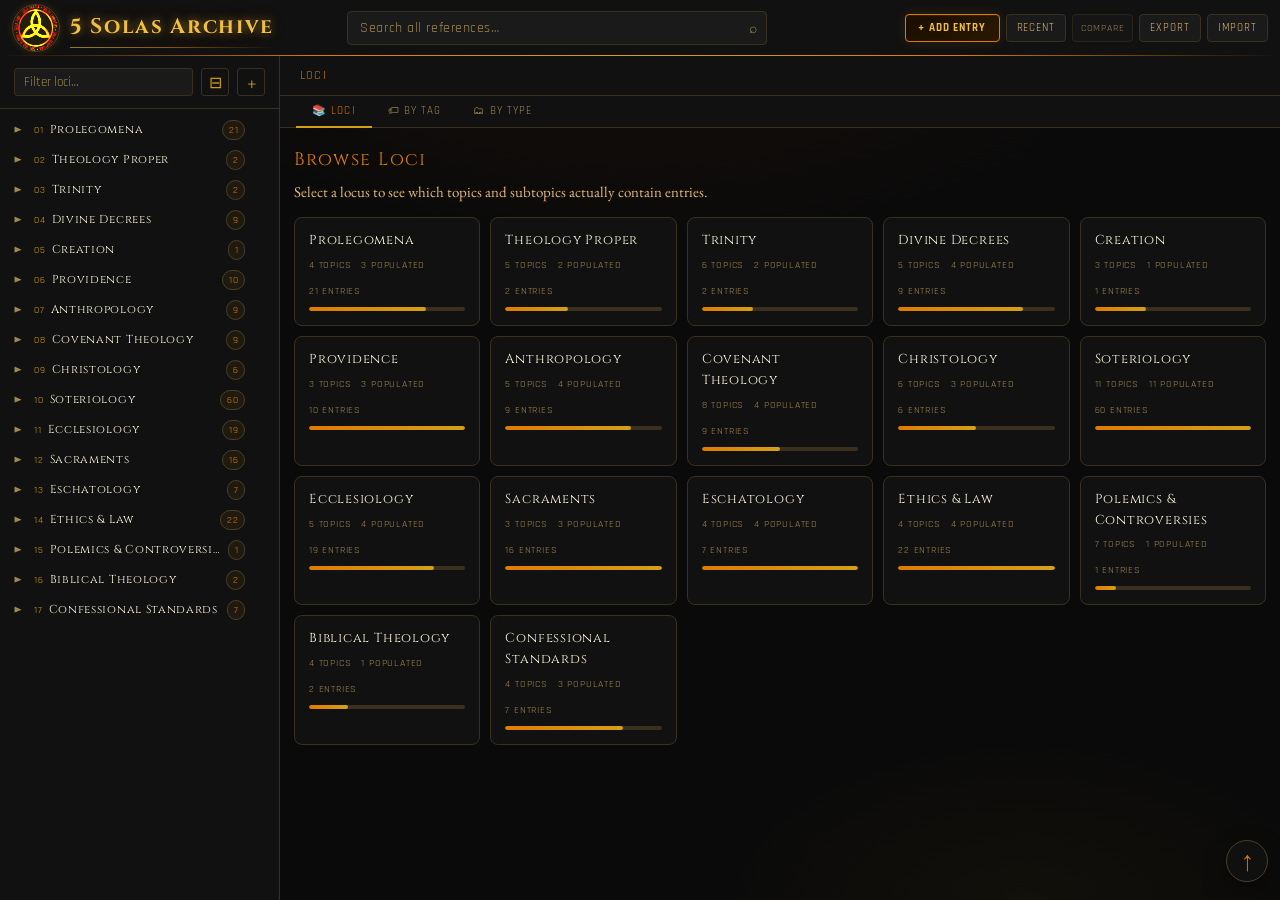
<file: IndexC.html>
<!DOCTYPE html>
<html lang="en">
<head>
<meta charset="UTF-8">
<meta name="viewport" content="width=device-width, initial-scale=1.0">
<title>5 Solas Archive</title>
<link rel="stylesheet" href="styles.css">
</head>
<body>
<div id="app">

  <!-- HEADER -->
  <header id="header">
    <button id="menu-toggle" onclick="toggleSidebar()" aria-label="Toggle sidebar">☰</button>
    <span id="header-logo-wrap"><img id="header-logo" src="logo.jpg" alt="5 Solas Archive" onerror="this.style.visibility='hidden'"></span>
    <span id="header-title">5 Solas Archive</span>
    <div id="header-search-wrap">
      <input type="text" id="global-search" placeholder="Search all references…" oninput="handleGlobalSearch(this.value)">
      <span class="search-icon">⌕</span>
    </div>
    <div id="header-actions">
      <button id="quick-add-btn" onclick="openQuickAddModal()">+ Add Entry</button>
      <button class="hdr-btn" onclick="showView('recent')">Recent</button>
      <button class="hdr-btn secondary" id="compare-btn" onclick="showView('compare')">Compare</button>
      <button class="hdr-btn" onclick="exportData()">Export</button>
      <button class="hdr-btn" onclick="document.getElementById('import-file').click()">Import</button>
      <input type="file" id="import-file" accept=".json" style="display:none" onchange="importData(this)">
    </div>
  </header>

  <!-- BODY -->
  <div id="body">

    <!-- SIDEBAR -->
    <nav id="sidebar">
      <div id="sidebar-header">
        <input type="text" id="sidebar-search" placeholder="Filter loci…" oninput="filterTree(this.value)">
        <button id="collapse-tree-btn" onclick="collapseAllTree()" title="Collapse all">⊟</button>
        <button id="add-locus-btn" onclick="openAddNodeModal('locus',null,null)" title="Add Locus">+</button>
      </div>
      <div id="sidebar-tree"></div>
    </nav>

    <!-- SIDEBAR OVERLAY (mobile tap-outside-to-close) -->
    <div id="sidebar-overlay" onclick="closeSidebarMobile()"></div>

    <!-- MAIN -->
    <div id="main">
      <div id="breadcrumb"><span class="bc-item">Select a subtopic</span></div>

      <!-- VIEW TABS -->
      <div id="view-tabs">
        <button class="view-tab active" id="tab-loki" onclick="switchTab('loki')">📚 Loci</button>
        <button class="view-tab" id="tab-tags" onclick="switchTab('tags')">🏷 By Tag</button>
        <button class="view-tab" id="tab-resource" onclick="switchTab('resource')">🗂 By Type</button>
      </div>

      <div id="content-area">
        <!-- PULL-TO-REFRESH INDICATOR -->
        <div id="ptr-indicator"><span id="ptr-icon">↓</span><span id="ptr-text">Pull to refresh</span></div>
        <div id="welcome" style="display:none">
          <img id="welcome-logo" src="logo.jpg" alt="5 Solas Archive" onerror="this.style.display='none'">
          <h1>5 Solas Archive</h1>
          <p>A Reformed reference tool for Scripture, confessions, quotes, books, and resources</p>
          <div class="welcome-divider"></div>
          <div id="welcome-stats">
            <div class="ws-stat"><div class="ws-num" id="stat-loci">17</div><div class="ws-label">Loci</div></div>
            <div class="ws-stat"><div class="ws-num" id="stat-entries">0</div><div class="ws-label">Entries</div></div>
            <div class="ws-stat"><div class="ws-num" id="stat-tags">0</div><div class="ws-label">Tags</div></div>
          </div>
          <div id="loci-overview"></div>
          <a id="github-link" href="https://github.com/nlt42886/5-solas-archive" target="_blank" rel="noopener" aria-label="View source on GitHub" title="View source on GitHub">source</a>
        </div>
        <div id="locus-view"      style="display:none"></div>
        <div id="topic-view"      style="display:none"></div>
        <div id="subtopic-view"   style="display:none"></div>
        <div id="search-results"  style="display:none"></div>
        <div id="recent-view"     style="display:none"></div>
        <div id="tag-view"        style="display:none"></div>
        <div id="resource-view"   style="display:none"></div>
        <div id="compare-view"    style="display:none"></div>
      </div>
    </div>
  </div>
</div>

<!-- MODAL -->
<div id="modal-overlay" onclick="closeModalOnOverlay(event)">
  <div id="modal">
    <div id="modal-header">
      <span id="modal-title">Add Entry</span>
      <button id="modal-close" onclick="closeModal()">✕</button>
    </div>
    <div id="modal-body"></div>
    <div id="modal-footer">
      <button class="btn btn-secondary" onclick="closeModal()">Cancel</button>
      <button class="btn btn-primary" id="modal-save-btn" onclick="saveModalEntry()">Save</button>
    </div>
  </div>
</div>

<div id="entry-detail-overlay" onclick="closeEntryDetailOnOverlay(event)">
  <div id="entry-detail-modal"></div>
</div>

<button id="chrome-toggle-btn" type="button" onclick="toggleChromeMinimized()" title="Hide top bars" aria-label="Hide top bars">↑</button>

<script src="app.js"></script>
</body>
</html>
</file>
<file: styles.css>
@import url('https://fonts.googleapis.com/css2?family=Cinzel:wght@400;600;700&family=Courier+Prime:ital,wght@0,400;0,700;1,400&family=EB+Garamond:ital,wght@0,400;0,500;1,400&family=Rajdhani:wght@400;500;600;700&family=Source+Serif+4:wght@400;500;600;700&display=swap');

  :root {
    --bg:        #0a0a0a;
    --bg2:       #111111;
    --bg3:       #1a1a1a;
    --bg4:       #222222;
    --border:    #3a3020;
    --border2:   #4a3f28;
    --gold:      #d4a017;
    --gold2:     #e07b00;
    --gold3:     #f0c040;
    --amber:     #e07b00;
    --text:      #fff8e0;
    --text2:     #e0b87a;
    --text3:     #a08850;
    --red:       #8b2020;
    --green:     #1a5c2a;
    --sidebar-w: 280px;
    --header-h:  56px;
  }

  *, *::before, *::after { box-sizing: border-box; margin: 0; padding: 0; }
  html { height: 100%; overscroll-behavior-y: none; }
  body { height: 100%; overflow: hidden; overscroll-behavior-y: none; }
  body {
    font-family: 'EB Garamond', Georgia, serif; color: var(--text); font-size: 17px; line-height: 1.6;
    background: var(--bg);
    background-image:
      radial-gradient(ellipse 60% 40% at 50% 0%, rgba(200,80,0,0.07) 0%, transparent 70%),
      radial-gradient(ellipse 40% 30% at 80% 100%, rgba(212,160,23,0.04) 0%, transparent 60%);
  }
  button { cursor: pointer; font-family: inherit; }
  input, textarea, select { font-family: inherit; }
  a { color: var(--gold2); text-decoration: none; }
  a:hover { color: var(--gold3); }
  ::-webkit-scrollbar { width: 5px; height: 5px; }
  ::-webkit-scrollbar-track { background: var(--bg2); }
  ::-webkit-scrollbar-thumb { background: var(--border2); border-radius: 3px; }

  /* ===== LAYOUT ===== */
  #app { display: flex; flex-direction: column; height: 100vh; }

  /* ===== HEADER ===== */
  #header {
    min-height: var(--header-h);
    background: var(--bg2);
    border-bottom: none;
    display: flex; align-items: center;
    padding: 0 12px; gap: 10px;
    flex-shrink: 0; z-index: 100; overflow: hidden;
    position: relative;
  }
  #header::after {
    content: '';
    position: absolute; bottom: 0; left: 0; right: 0; height: 1px;
    background: linear-gradient(90deg, transparent, var(--amber), var(--gold), var(--amber), transparent);
    pointer-events: none;
  }
  #header-logo-wrap {
    width: 48px; height: 48px; flex-shrink: 0;
    border-radius: 50%;
    border: 1px solid var(--border2);
    background: rgba(212,160,23,.08);
    overflow: hidden;
    display: inline-flex; align-items: center; justify-content: center;
    box-shadow: 0 0 8px rgba(200,134,10,.18);
  }
  #header-logo { width: 48px; height: 48px; clip-path: circle(49% at center); mix-blend-mode: screen; filter: contrast(2.5) drop-shadow(0 0 9px rgba(200,134,10,.7)); }
  #header-title {
    font-family: 'Cinzel', serif;
    font-size: 21px;
    font-weight: 700;
    letter-spacing: .08em;
    color: var(--gold3);
    text-transform: none;
    text-shadow:
      0 0 8px  rgba(240,192,64,.55),
      0 0 18px rgba(224,123,0,.30),
      0 0 36px rgba(212,160,23,.14),
      0 1px 2px rgba(0,0,0,.7);
    white-space: nowrap;
    flex-shrink: 0;
    position: relative;
  }
  #header-title::after {
    content: '';
    position: absolute;
    bottom: -3px;
    left: 0;
    width: 100%;
    height: 1px;
    background: linear-gradient(90deg, var(--gold3), var(--amber), transparent);
    opacity: .6;
  }
  #header-search-wrap { flex: 1; max-width: 420px; position: relative; margin: 0 auto; }
  #global-search {
    width: 100%; background: var(--bg3); border: 1px solid var(--border);
    color: var(--text); padding: 7px 36px 7px 12px; border-radius: 4px;
    font-size: 14px; font-family: 'Rajdhani', sans-serif; letter-spacing: .04em;
    outline: none; transition: border-color .2s;
  }
  #global-search:focus { border-color: var(--gold); }
  #global-search::placeholder { color: var(--text3); }
  .search-icon { position: absolute; right: 10px; top: 50%; transform: translateY(-50%); color: var(--text3); font-size: 14px; pointer-events: none; }
  #header-actions { display: flex; gap: 6px; flex-shrink: 0; margin-left: auto; }
  .hdr-btn {
    background: var(--bg3); border: 1px solid var(--border); color: var(--text2);
    padding: 6px 10px; border-radius: 4px; font-family: 'Rajdhani', sans-serif;
    font-size: 11px; letter-spacing: .08em; text-transform: uppercase;
    transition: all .2s; white-space: nowrap; flex-shrink: 0;
  }
  .hdr-btn:hover { border-color: var(--gold); color: var(--gold2); }
  .hdr-btn.active { border-color: var(--gold); color: var(--gold2); background: rgba(200,134,10,.08); }

  /* Quick Add Button — gradient accent */
  #quick-add-btn {
    background: linear-gradient(135deg, #1a0e00, #2a1800); border: 1px solid var(--amber); color: var(--gold3);
    padding: 6px 12px; border-radius: 4px; font-family: 'Rajdhani', sans-serif;
    font-size: 11px; letter-spacing: .1em; text-transform: uppercase; font-weight: 700;
    transition: all .2s; white-space: nowrap; flex-shrink: 0;
    box-shadow: 0 0 14px rgba(224,123,0,0.15), inset 0 1px 0 rgba(240,192,64,0.08);
  }
  #quick-add-btn:hover { background: linear-gradient(135deg, #2a1800, #3a2200); box-shadow: 0 0 20px rgba(224,123,0,0.25), inset 0 1px 0 rgba(240,192,64,0.12); }

  /* ===== BODY SPLIT ===== */
  #body { display: flex; flex: 1; overflow: hidden; }

  /* ===== SIDEBAR ===== */
  #sidebar {
    width: var(--sidebar-w); background: var(--bg2);
    border-right: 1px solid var(--border);
    display: flex; flex-direction: column; flex-shrink: 0; overflow: hidden;
  }
  #sidebar-header { padding: 12px 14px; border-bottom: 1px solid var(--border); display: flex; align-items: center; gap: 8px; }
  #sidebar-search {
    flex: 1; background: var(--bg3); border: 1px solid var(--border); color: var(--text);
    padding: 5px 9px; border-radius: 3px; font-size: 13px; font-family: 'Rajdhani', sans-serif; outline: none;
  }
  #sidebar-search:focus { border-color: var(--gold); }
  #sidebar-search::placeholder { color: var(--text3); }
  #add-locus-btn, #collapse-tree-btn {
    background: none; border: 1px solid var(--border); color: var(--gold);
    width: 28px; height: 28px; border-radius: 3px; font-size: 16px;
    display: flex; align-items: center; justify-content: center; flex-shrink: 0; transition: all .2s;
  }
  #add-locus-btn:hover, #collapse-tree-btn:hover { border-color: var(--gold); background: rgba(212,160,23,.1); }
  #sidebar-tree { flex: 1; overflow-y: auto; padding: 6px 0; }

  /* Tree nodes */
  .tree-locus-header {
    display: flex; align-items: center; padding: 5px 10px 5px 14px;
    cursor: pointer; user-select: none; transition: background .15s; gap: 6px;
    position: relative;
  }
  .tree-locus-header:hover { background: var(--bg3); }
  .tree-locus-header:hover .tree-node-add { opacity: 1; }
  .tree-arrow { font-size: 10px; color: var(--text3); width: 14px; flex-shrink: 0; transition: transform .2s; }
  .tree-locus.open > .tree-locus-header > .tree-arrow { transform: rotate(90deg); }
  .tree-locus-num { font-family: 'Rajdhani', sans-serif; font-size: 10px; color: var(--gold); letter-spacing: .08em; flex-shrink: 0; }
  .tree-locus-name { font-family: 'Cinzel', serif; font-size: 11.5px; letter-spacing: .06em; color: var(--text); flex: 1; white-space: nowrap; overflow: hidden; text-overflow: ellipsis; }
  .tree-locus.selected > .tree-locus-header { background: rgba(200,134,10,.12); }
  .tree-locus.selected > .tree-locus-header .tree-locus-name { color: var(--gold2); }
  .tree-children { display: none; padding-left: 12px; }
  .tree-locus.open > .tree-children { display: block; }

  .tree-topic-header {
    display: flex; align-items: center; padding: 4px 10px 4px 10px;
    cursor: pointer; transition: background .15s; gap: 6px; position: relative;
  }
  .tree-topic-header:hover { background: var(--bg3); }
  .tree-topic-header:hover .tree-node-add { opacity: 1; }
  .tree-topic-name {
    font-family: 'Rajdhani', sans-serif; font-size: 12px; letter-spacing: .06em;
    text-transform: uppercase; color: var(--text2); flex: 1;
    white-space: nowrap; overflow: hidden; text-overflow: ellipsis;
  }
  .tree-topic.selected > .tree-topic-header .tree-topic-name { color: var(--gold); }
  .tree-subtopics { display: none; padding-left: 14px; }
  .tree-topic.open > .tree-subtopics { display: block; }

  .tree-subtopic {
    padding: 3px 10px 3px 8px; cursor: pointer; font-family: 'EB Garamond', serif;
    font-size: 13px; color: var(--text3); white-space: nowrap; overflow: hidden; text-overflow: ellipsis;
    border-left: 2px solid transparent; transition: all .15s;
    display: flex; align-items: center; gap: 4px; position: relative;
  }
  .tree-subtopic:hover { color: var(--text); background: var(--bg3); }
  .tree-subtopic.active { color: var(--gold2); border-left-color: var(--gold); background: rgba(200,134,10,.08); }
  .tree-subtopic span.st-label { flex: 1; overflow: hidden; text-overflow: ellipsis; }

  /* Inline add buttons on hover in tree */
  .tree-node-add {
    opacity: 0; background: none; border: 1px solid var(--border2); color: var(--gold);
    width: 18px; height: 18px; border-radius: 2px; font-size: 12px;
    display: flex; align-items: center; justify-content: center;
    flex-shrink: 0; transition: all .15s; line-height: 1;
  }
  .tree-node-add:hover { background: rgba(200,134,10,.2); border-color: var(--gold); }

  /* ===== MAIN PANEL ===== */
  #main { flex: 1; display: flex; flex-direction: column; overflow: hidden; }

  /* Breadcrumb */
  #breadcrumb {
    padding: 10px 20px; border-bottom: 1px solid var(--border);
    display: flex; align-items: center; gap: 6px;
    font-family: 'Rajdhani', sans-serif; font-size: 12px; letter-spacing: .1em;
    text-transform: uppercase; color: var(--text3); flex-shrink: 0;
    background: var(--bg2); flex-wrap: wrap; overflow: hidden;
  }
  .bc-sep { color: var(--border2); flex-shrink: 0; }
  .bc-item { color: var(--text2); overflow: hidden; text-overflow: ellipsis; white-space: nowrap; max-width: 160px; }
  .bc-item.current { color: var(--gold2); max-width: 220px; }
  .bc-link { cursor: pointer; }
  .bc-link:hover { color: var(--gold2); }

  /* View tabs */
  #view-tabs {
    display: flex; gap: 0; border-bottom: 1px solid var(--border);
    background: var(--bg2); flex-shrink: 0; padding: 0 16px;
  }
  .view-tab {
    padding: 8px 16px; font-family: 'Rajdhani', sans-serif; font-size: 11px;
    letter-spacing: .1em; text-transform: uppercase; color: var(--text3);
    border: none; background: none; border-bottom: 2px solid transparent;
    margin-bottom: -1px; cursor: pointer; transition: all .2s;
  }
  .view-tab:hover { color: var(--text2); }
  .view-tab.active { color: var(--gold2); border-bottom-color: var(--gold); }

  /* Sidebar overlay (mobile tap-outside-to-close) */
  #sidebar-overlay { display: none; position: fixed; inset: 0; z-index: 40; background: rgba(0,0,0,.45); }
  #sidebar-overlay.visible { display: block; }

  /* Pull-to-refresh indicator */
  #ptr-indicator {
    display: flex; align-items: center; justify-content: center; gap: 8px;
    height: 0; overflow: hidden; flex-shrink: 0;
    color: var(--gold2); font-family: 'Rajdhani', sans-serif; font-size: 13px;
    letter-spacing: .05em; background: var(--bg2);
  }
  #ptr-icon { font-size: 18px; display: inline-block; transition: transform .2s; }

  /* Content area */
  #content-area { flex: 1; overflow-y: auto; overflow-x: hidden; padding: 0; overscroll-behavior-y: contain; }
  #subtopic-view { padding: 20px 20px 60px 20px; }
  #recent-view   { padding: 20px 20px 60px 20px; }
  #search-results { padding: 20px 20px 60px 20px; }
  #tag-view      { padding: 20px 20px 60px 20px; }
  #resource-view { padding: 20px 20px 60px 20px; }
  #bookmarks-view { padding: 20px 20px 60px 20px; }
  #compare-view  { padding: 20px; height: 100%; display: flex; flex-direction: column; }

  /* ===== WELCOME SCREEN ===== */
  #welcome {
    display: flex; flex-direction: column; align-items: center; justify-content: center;
    min-height: 100%; gap: 24px; padding: 40px; text-align: center;
    box-sizing: border-box; max-width: 100%;
  }
  #welcome-logo { width: 120px; height: 120px; clip-path: circle(49% at center); mix-blend-mode: screen; filter: contrast(2.5) drop-shadow(0 0 28px rgba(200,134,10,.75)); flex-shrink: 0; }
  #welcome h1 {
    font-family: 'Cinzel', serif;
    font-size: 30px;
    letter-spacing: .16em;
    background: linear-gradient(160deg, var(--gold3) 0%, var(--gold) 45%, var(--amber) 100%);
    -webkit-background-clip: text;
    -webkit-text-fill-color: transparent;
    background-clip: text;
    text-transform: uppercase;
    overflow-wrap: break-word;
    word-break: break-word;
    max-width: 100%;
    filter: drop-shadow(0 0 12px rgba(212,160,23,.35));
  }
  #welcome p { font-family: 'EB Garamond', serif; font-style: italic; font-size: 18px; color: var(--text2); max-width: 480px; line-height: 1.7; }
  #welcome-stats { display: flex; gap: 36px; flex-wrap: wrap; justify-content: center; }
  .welcome-divider {
    width: 160px;
    height: 1px;
    background: linear-gradient(90deg, transparent, var(--gold), transparent);
    opacity: .5;
    flex-shrink: 0;
  }
  .ws-stat { text-align: center; }
  .ws-num { font-family: 'Cinzel', serif; font-size: 32px; color: var(--gold); }
  .ws-label { font-family: 'Rajdhani', sans-serif; font-size: 12px; letter-spacing: .14em; text-transform: uppercase; color: var(--text3); }

  /* ===== SUBTOPIC VIEW ===== */
  #subtopic-title { font-family: 'Cinzel', serif; font-size: 22px; letter-spacing: .1em; color: var(--gold2); margin-bottom: 6px; }
  #subtopic-meta {
    font-family: 'Rajdhani', sans-serif; font-size: 13px; letter-spacing: .1em; text-transform: uppercase;
    color: var(--text3); margin-bottom: 20px; padding-bottom: 16px; border-bottom: 1px solid var(--border);
    display: flex; flex-wrap: wrap; gap: 6px; align-items: center;
  }
  .subtopic-meta-link {
    color: var(--text2);
    cursor: pointer;
    transition: color .15s;
  }
  .subtopic-meta-link:hover { color: var(--gold2); }
  .subtopic-meta-sep { color: var(--border2); }

  /* SECTIONS */
  .section-block { margin-bottom: 20px; border: 1px solid var(--border); border-radius: 6px; overflow: hidden; }
  .section-header { display: flex; align-items: center; gap: 10px; padding: 10px 16px; background: var(--bg3); border-bottom: 1px solid var(--border); cursor: pointer; user-select: none; }
  .section-header:hover { background: var(--bg4); }
  .section-icon { font-size: 15px; width: 20px; text-align: center; }
  .section-name { font-family: 'Cinzel', serif; font-size: 13px; letter-spacing: .14em; text-transform: uppercase; color: var(--gold); flex: 1; display: flex; align-items: center; }
  .section-name::after { content: ''; flex: 1; height: 1px; background: linear-gradient(90deg, var(--border2), transparent); margin-left: 10px; }
  .section-count { font-family: 'Rajdhani', sans-serif; font-size: 11px; color: var(--text3); background: var(--bg); padding: 2px 8px; border-radius: 10px; border: 1px solid var(--border); }
  .section-toggle { font-size: 10px; color: var(--text3); transition: transform .2s; }
  .section-block.collapsed .section-toggle { transform: rotate(-90deg); }
  .section-add-inline {
    background: none; border: 1px solid var(--border2); color: var(--gold);
    width: 26px; height: 26px; border-radius: 3px; font-size: 16px;
    display: flex; align-items: center; justify-content: center; flex-shrink: 0;
    transition: all .2s; font-family: monospace; line-height: 1;
  }
  .section-add-inline:hover { border-color: var(--gold2); background: rgba(200,134,10,.15); color: var(--gold2); }
  .section-body { padding: 12px; display: flex; flex-direction: column; gap: 8px; background: var(--bg2); }
  .section-block.collapsed .section-body { display: none; }
  @media (hover: none) { .entry-card-actions { opacity: 1 !important; } }
  .add-entry-btn {
    display: flex; align-items: center; gap: 6px; background: none;
    border: 1px dashed var(--border2); color: var(--text3); padding: 8px 12px; border-radius: 4px;
    font-family: 'Rajdhani', sans-serif; font-size: 12px; letter-spacing: .08em; text-transform: uppercase;
    transition: all .2s; width: 100%;
  }
  .add-entry-btn:hover { border-color: var(--gold); color: var(--gold2); background: rgba(200,134,10,.05); }

  /* ENTRY CARDS */
  .entry-card { background: var(--bg); border: 1px solid var(--border); border-radius: 5px; padding: 12px 14px; position: relative; transition: border-color .2s; }
  .entry-card:hover { border-color: var(--border2); }
  .entry-card.pinned { border-left: 3px solid var(--gold); }
  .entry-card-top { display: flex; align-items: flex-start; gap: 10px; margin-bottom: 6px; }
  .entry-card-title { font-family: 'Cinzel', serif; font-size: 15px; letter-spacing: .04em; color: var(--text); flex: 1; line-height: 1.35; }
  .entry-card-actions { display: flex; gap: 4px; opacity: 0; transition: opacity .2s; }
  .entry-card:hover .entry-card-actions { opacity: 1; }
  .entry-action-btn { background: none; border: 1px solid var(--border); color: var(--text3); width: 24px; height: 24px; border-radius: 3px; font-size: 11px; display: flex; align-items: center; justify-content: center; transition: all .15s; }
  .entry-action-btn:hover { border-color: var(--gold); color: var(--gold); }
  .entry-action-btn.del:hover { border-color: #b03030; color: #b03030; }
  .entry-card-body {
    font-family: 'Source Serif 4', Georgia, serif;
    font-size: 16px;
    color: var(--text2);
    line-height: 1.72;
    letter-spacing: 0;
  }
  .entry-quote-text {
    font-family: 'Source Serif 4', Georgia, serif;
    font-style: italic;
    color: var(--text);
    font-size: 18px;
    border-left: 3px solid var(--gold);
    padding-left: 12px;
    margin-bottom: 8px;
    line-height: 1.75;
    letter-spacing: 0;
  }
  .confessional-entry-text {
    font-family: 'Source Serif 4', Georgia, serif;
    font-style: normal;
    font-size: 17px;
    line-height: 1.78;
    letter-spacing: 0;
  }
  .confessional-entry-text p { margin: 0 0 .85em 0; }
  .confessional-entry-text p:last-child { margin-bottom: 0; }
  .entry-meta { font-family: 'Rajdhani', sans-serif; font-size: 14px; letter-spacing: .06em; color: var(--text3); display: flex; gap: 14px; flex-wrap: wrap; margin-top: 8px; line-height: 1.45; }
  .entry-meta span { display: flex; align-items: center; gap: 4px; }

  .confessional-proofs {
    margin-top: 12px;
    padding-top: 10px;
    border-top: 1px solid rgba(212,160,23,.18);
  }
  .proof-links-label {
    display: block;
    color: var(--gold2);
    font-family: 'Rajdhani', sans-serif;
    font-size: 12px;
    font-weight: 700;
    text-transform: uppercase;
    letter-spacing: .1em;
    margin-bottom: 8px;
  }
  .proof-links-help {
    display: block;
    color: var(--text3);
    font-family: 'Rajdhani', sans-serif;
    font-size: 11px;
    letter-spacing: .04em;
    margin-top: 8px;
  }
  .proof-links-wrap {
    display: flex;
    flex-wrap: wrap;
    gap: 8px;
  }
  .proof-link-chip {
    display: inline-flex;
    align-items: center;
    gap: 6px;
    padding: 6px 10px;
    border-radius: 999px;
    border: 1px solid rgba(200,134,10,.34);
    background: rgba(200,134,10,.08);
    color: var(--gold3);
    font-family: 'Rajdhani', sans-serif;
    font-size: 13px;
    letter-spacing: .05em;
    line-height: 1.3;
    text-decoration: none;
    transition: all .18s;
  }
  .proof-link-chip:hover {
    background: rgba(200,134,10,.18);
    border-color: var(--gold2);
    color: var(--gold3);
    transform: translateY(-1px);
  }
  .proof-link-chip::before {
    content: '✝';
    font-size: 11px;
    opacity: .9;
  }
  .entry-tags { display: flex; gap: 5px; flex-wrap: wrap; margin-top: 7px; }
  .tag-pill {
    background: rgba(200,134,10,.12); border: 1px solid rgba(200,134,10,.25);
    color: var(--gold2); font-family: 'Rajdhani', sans-serif; font-size: 10px;
    letter-spacing: .08em; text-transform: uppercase; padding: 2px 8px;
    border-radius: 12px; cursor: pointer; transition: all .15s;
  }
  .tag-pill:hover { background: rgba(200,134,10,.25); }
  .tag-pill.selected { background: rgba(200,134,10,.4); border-color: var(--gold2); color: var(--gold3); }

  /* Scripture */
  .scripture-ref { font-family: 'Cinzel', serif; font-size: 13px; color: var(--gold2); margin-bottom: 4px; }
  .scripture-type { font-family: 'Rajdhani', sans-serif; font-size: 10px; letter-spacing: .1em; text-transform: uppercase; padding: 2px 7px; border-radius: 3px; margin-left: 8px; }
  .scripture-type.proof { background: rgba(26,92,42,.3); color: #5cb87a; border: 1px solid rgba(26,92,42,.5); }
  .scripture-type.typological { background: rgba(200,134,10,.15); color: var(--gold2); border: 1px solid rgba(200,134,10,.3); }
  .scripture-type.disputed { background: rgba(139,32,32,.2); color: #d06060; border: 1px solid rgba(139,32,32,.4); }

  /* ===== SEARCH RESULTS ===== */
  #search-results h2, #tag-view h2, #resource-view h2, #recent-view h2, #compare-view h2 {
    font-family: 'Cinzel', serif; font-size: 16px; color: var(--gold2);
    letter-spacing: .1em; margin-bottom: 16px; padding-bottom: 10px; border-bottom: 1px solid var(--border);
  }
  .search-result-item { background: var(--bg3); border: 1px solid var(--border); border-radius: 5px; padding: 12px 14px; margin-bottom: 10px; cursor: pointer; transition: all .2s; }
  .search-result-item:hover { border-color: var(--gold); background: var(--bg4); }
  .sr-path { font-family: 'Rajdhani', sans-serif; font-size: 10px; letter-spacing: .1em; text-transform: uppercase; color: var(--gold); margin-bottom: 5px; }
  .sr-title { font-family: 'Cinzel', serif; font-size: 13px; color: var(--text); margin-bottom: 4px; }
  .sr-snippet { font-size: 13px; color: var(--text2); }

  /* ===== TAG VIEW ===== */
  .tag-index-grid { display: flex; flex-wrap: wrap; gap: 8px; margin-bottom: 24px; }
  .tag-index-pill {
    background: var(--bg3); border: 1px solid var(--border2); color: var(--text2);
    font-family: 'Rajdhani', sans-serif; font-size: 11px; letter-spacing: .08em;
    text-transform: uppercase; padding: 4px 12px; border-radius: 14px; cursor: pointer; transition: all .2s;
    display: flex; align-items: center; gap: 6px;
  }
  .tag-index-pill:hover { border-color: var(--gold); color: var(--gold2); }
  .tag-index-pill.active { background: linear-gradient(135deg, #2a1800, #1a1000); border-color: var(--amber); color: var(--amber); box-shadow: 0 0 6px rgba(224,123,0,0.2); }
  .tag-count-badge { font-size: 9px; background: var(--bg); border: 1px solid var(--border); color: var(--text3); padding: 1px 5px; border-radius: 8px; }
  .tag-results-header { font-family: 'Cinzel', serif; font-size: 13px; letter-spacing: .1em; color: var(--gold); margin-bottom: 12px; }

  /* ===== RESOURCE VIEW ===== */
  .resource-filter-bar { display: flex; flex-wrap: wrap; gap: 8px; margin-bottom: 16px; align-items: center; }
  .res-filter-btn {
    background: var(--bg3); border: 1px solid var(--border); color: var(--text3);
    font-family: 'Rajdhani', sans-serif; font-size: 11px; letter-spacing: .08em;
    text-transform: uppercase; padding: 5px 12px; border-radius: 4px; cursor: pointer; transition: all .2s;
    display: flex; align-items: center; gap: 6px;
  }
  .res-filter-btn:hover { border-color: var(--gold); color: var(--gold2); }
  .res-filter-btn.active { background: linear-gradient(135deg, #2a1800, #1a1000); border-color: var(--amber); color: var(--amber); box-shadow: 0 0 6px rgba(224,123,0,0.2); }
  .res-search-wrap { position: relative; flex: 1; max-width: 340px; }
  .res-search { width: 100%; background: var(--bg3); border: 1px solid var(--border); color: var(--text); padding: 6px 32px 6px 10px; border-radius: 4px; font-size: 13px; font-family: 'Rajdhani', sans-serif; outline: none; }
  .res-search:focus { border-color: var(--gold); }
  .res-search::placeholder { color: var(--text3); }
  .res-sort-wrap { display: flex; align-items: center; gap: 6px; margin-left: auto; }
  .res-sort-label { font-family: 'Rajdhani', sans-serif; font-size: 10px; letter-spacing: .1em; text-transform: uppercase; color: var(--text3); }
  .res-sort-select { background: var(--bg3); border: 1px solid var(--border); color: var(--text2); padding: 4px 8px; border-radius: 3px; font-size: 12px; font-family: 'Rajdhani', sans-serif; outline: none; appearance: none; }

  /* ===== MODAL ===== */
  #modal-overlay { position: fixed; inset: 0; background: rgba(0,0,0,.75); display: none; align-items: center; justify-content: center; z-index: 1000; padding: 20px; }
  #modal-overlay.open { display: flex; }
  #modal { background: var(--bg2); border: 1px solid var(--border2); border-radius: 8px; width: 100%; max-width: 600px; max-height: 88vh; overflow-y: auto; display: flex; flex-direction: column; }
  #modal-header { padding: 16px 20px; border-bottom: 1px solid var(--border); display: flex; align-items: center; gap: 12px; flex-shrink: 0; background: var(--bg3); }
  #modal-title { font-family: 'Cinzel', serif; font-size: 14px; letter-spacing: .1em; color: var(--gold2); flex: 1; overflow: hidden; text-overflow: ellipsis; white-space: nowrap; }
  #modal-close { background: none; border: none; color: var(--text3); font-size: 18px; padding: 4px; transition: color .2s; }
  #modal-close:hover { color: var(--text); }
  #modal-body { padding: 20px; flex: 1; overflow-y: auto; }
  #modal-footer { padding: 14px 20px; border-top: 1px solid var(--border); display: flex; justify-content: flex-end; gap: 10px; flex-shrink: 0; }

  /* Forms */
  .form-group { margin-bottom: 14px; }
  .form-label { font-family: 'Rajdhani', sans-serif; font-size: 11px; letter-spacing: .12em; text-transform: uppercase; color: var(--text3); display: block; margin-bottom: 5px; }
  .form-input, .form-textarea, .form-select {
    width: 100%; background: var(--bg3); border: 1px solid var(--border); color: var(--text);
    padding: 8px 10px; border-radius: 4px; font-family: 'EB Garamond', serif; font-size: 14px; outline: none; transition: border-color .2s;
  }
  .form-input:focus, .form-textarea:focus, .form-select:focus { border-color: var(--gold); }
  .form-textarea { min-height: 80px; resize: vertical; }
  .form-select { appearance: none; }
  .form-row { display: grid; grid-template-columns: 1fr 1fr; gap: 12px; }

  /* Tag input */
  .tag-input-wrap { border: 1px solid var(--border); border-radius: 4px; background: var(--bg3); padding: 6px 8px; display: flex; flex-wrap: wrap; gap: 5px; cursor: text; transition: border-color .2s; }
  .tag-input-wrap:focus-within { border-color: var(--gold); }
  .tag-input-wrap .tag-pill { cursor: default; display: flex; align-items: center; gap: 4px; }
  .tag-pill-remove { background: none; border: none; color: var(--gold3); font-size: 11px; padding: 0 0 0 2px; line-height: 1; opacity: .7; }
  .tag-pill-remove:hover { opacity: 1; }
  .tag-text-input { background: none; border: none; outline: none; color: var(--text); font-size: 13px; font-family: 'Rajdhani', sans-serif; flex: 1; min-width: 80px; padding: 2px 4px; }
  .tag-dropdown {
    position: absolute; z-index: 200; background: var(--bg2); border: 1px solid var(--border2);
    border-radius: 4px; max-height: 200px; overflow-y: auto; width: 100%;
    box-shadow: 0 8px 24px rgba(0,0,0,.5);
  }
  .tag-dropdown-item { padding: 6px 12px; font-family: 'Rajdhani', sans-serif; font-size: 12px; letter-spacing: .06em; text-transform: uppercase; cursor: pointer; color: var(--text2); transition: all .15s; }
  .tag-dropdown-item:hover { background: var(--bg3); color: var(--gold2); }
  .tag-input-container { position: relative; }

  /* Quick add locus/topic/subtopic selectors */
  .quick-add-path { display: flex; gap: 8px; margin-bottom: 14px; align-items: flex-end; flex-wrap: wrap; }
  .quick-add-path .form-select { flex: 1; }
  .qa-field-wrap { display: flex; flex-direction: column; gap: 4px; flex: 1; min-width: 120px; }
  .qa-row { display: flex; gap: 5px; align-items: center; }
  .qa-add-btn { background: none; border: 1px solid var(--border2); color: var(--gold); height: 34px; padding: 0 8px; border-radius: 3px; font-size: 16px; font-family: monospace; display: flex; align-items: center; justify-content: center; flex-shrink: 0; transition: all .2s; line-height: 1; }
  .qa-add-btn:hover { border-color: var(--gold2); background: rgba(200,134,10,.15); color: var(--gold2); }
  .qa-inline-form { background: var(--bg3); border: 1px solid var(--border2); border-radius: 4px; padding: 8px 10px; margin-top: 4px; gap: 6px; align-items: center; display: none; }
  .qa-inline-form.open { display: flex; }
  .qa-inline-form input { flex: 1; background: var(--bg); border: 1px solid var(--border); color: var(--text); padding: 5px 8px; border-radius: 3px; font-size: 13px; font-family: inherit; outline: none; }
  .qa-inline-form input:focus { border-color: var(--gold); }
  .qa-inline-form .btn { padding: 5px 10px; font-size: 11px; }
  .file-upload-zone { border: 1px dashed var(--border2); border-radius: 4px; padding: 14px 12px; text-align: center; cursor: pointer; transition: all .2s; background: var(--bg3); font-family: 'Rajdhani', sans-serif; font-size: 12px; letter-spacing: .06em; color: var(--text3); }
  .file-upload-zone:hover, .file-upload-zone.dragover { border-color: var(--gold); color: var(--gold2); background: rgba(200,134,10,.05); }
  .file-preview-row { display: flex; align-items: center; gap: 10px; padding: 8px 10px; background: var(--bg3); border: 1px solid var(--border); border-radius: 4px; margin-top: 8px; }
  .file-preview-img { width: 44px; height: 44px; object-fit: cover; border-radius: 3px; border: 1px solid var(--border); }
  .file-preview-info { flex: 1; min-width: 0; }
  .file-preview-name { font-size: 13px; color: var(--text); overflow: hidden; text-overflow: ellipsis; white-space: nowrap; }
  .file-preview-size { font-size: 11px; color: var(--text3); font-family: 'Rajdhani', sans-serif; letter-spacing: .04em; }
  .file-preview-remove { background: none; border: none; color: var(--text3); font-size: 16px; padding: 2px; cursor: pointer; transition: color .15s; }
  .file-preview-remove:hover { color: #c05050; }

  /* Buttons */
  .btn { padding: 8px 18px; border-radius: 4px; font-family: 'Rajdhani', sans-serif; font-size: 13px; letter-spacing: .1em; text-transform: uppercase; border: 1px solid; transition: all .2s; }
  .btn-primary { background: linear-gradient(135deg, #1a0e00, #2a1800); border-color: var(--amber); color: var(--gold3); font-weight: 700; box-shadow: 0 0 14px rgba(224,123,0,0.15), inset 0 1px 0 rgba(240,192,64,0.08); }
  .btn-primary:hover { background: linear-gradient(135deg, #2a1800, #3a2200); box-shadow: 0 0 20px rgba(224,123,0,0.25), inset 0 1px 0 rgba(240,192,64,0.12); }
  .btn-secondary { background: none; border-color: var(--border2); color: var(--text2); }
  .btn-secondary:hover { border-color: var(--gold); color: var(--gold); }
  .btn-danger { background: none; border-color: #7a2020; color: #c05050; }
  .btn-danger:hover { background: rgba(139,32,32,.15); }

  /* Compare */
  #compare-view h2 { flex-shrink: 0; }
  .compare-controls { display: flex; gap: 12px; margin-bottom: 16px; flex-shrink: 0; }
  .compare-columns { display: flex; gap: 16px; flex: 1; overflow: hidden; }
  .compare-col { flex: 1; overflow-y: auto; }
  .compare-col-header { font-family: 'Cinzel', serif; font-size: 13px; color: var(--gold); letter-spacing: .08em; margin-bottom: 12px; padding-bottom: 8px; border-bottom: 1px solid var(--border); position: sticky; top: 0; background: var(--bg); z-index: 1; }

  /* Empty state */
  .empty-state { text-align: center; padding: 30px 20px; color: var(--text3); font-style: italic; font-size: 14px; }

  /* Divider */
  .gold-divider { height: 1px; background: linear-gradient(to right, transparent, var(--gold), transparent); margin: 0; opacity: .3; }

  /* Section path badge on resource view */
  .entry-locus-path {
    display: flex;
    flex-wrap: wrap;
    align-items: center;
    gap: 6px;
    font-family: 'Rajdhani', sans-serif;
    font-size: 12px;
    letter-spacing: .08em;
    text-transform: uppercase;
    color: var(--gold);
    margin-bottom: 4px;
    opacity: .8;
    line-height: 1.35;
  }
  .sr-sec-badge {
    display: inline-flex;
    align-items: center;
    white-space: nowrap;
    flex-shrink: 0;
    font-family: 'Rajdhani', sans-serif;
    font-size: 11px;
    letter-spacing: .08em;
    text-transform: uppercase;
    background: var(--bg4);
    border: 1px solid var(--border2);
    color: var(--text3);
    padding: 3px 8px;
    border-radius: 8px;
    margin-left: 0;
    line-height: 1.2;
  }

  /* Welcome loci overview */
  #loci-overview {
    width: min(960px, 100%);
    margin-top: 10px;
    text-align: left;
  }
  .loci-overview-title {
    font-family: 'Rajdhani', sans-serif;
    font-size: 11px;
    letter-spacing: .14em;
    text-transform: uppercase;
    color: var(--text3);
    margin-bottom: 10px;
    text-align: center;
  }
  .loci-overview-grid {
    display: grid;
    grid-template-columns: repeat(auto-fit, minmax(180px, 1fr));
    gap: 10px;
  }
  .locus-overview-card {
    background: var(--bg2);
    border: 1px solid var(--border);
    border-radius: 8px;
    padding: 12px 14px;
    cursor: pointer;
    transition: all .2s;
  }
  .locus-overview-card:hover {
    border-color: var(--gold);
    background: var(--bg3);
    transform: translateY(-1px);
  }
  .locus-overview-name {
    font-family: 'Cinzel', serif;
    font-size: 13px;
    letter-spacing: .06em;
    color: var(--text);
    margin-bottom: 6px;
  }
  .locus-overview-meta {
    font-family: 'Rajdhani', sans-serif;
    font-size: 10px;
    letter-spacing: .08em;
    text-transform: uppercase;
    color: var(--text3);
    display: flex;
    gap: 10px;
    flex-wrap: wrap;
  }



  /* Loki full-page views */
  #locus-view {
    display: none;
    padding: 18px 14px 60px;
  }
  #topic-view {
    display: none;
    padding: 18px 14px 60px;
  }
  .topic-page-header {
    margin-bottom: 14px;
    padding-bottom: 12px;
    border-bottom: 1px solid var(--border);
  }
  .topic-page-title {
    font-family: 'Cinzel', serif;
    font-size: 22px;
    letter-spacing: .08em;
    color: var(--gold2);
    margin-bottom: 6px;
  }
  .topic-page-meta {
    font-family: 'Rajdhani', sans-serif;
    font-size: 11px;
    letter-spacing: .1em;
    text-transform: uppercase;
    color: var(--text3);
    display: flex;
    flex-wrap: wrap;
    gap: 12px;
  }
  .topic-subtopic-list {
    display: flex;
    flex-direction: column;
    border: 1px solid var(--border);
    border-radius: 8px;
    overflow: hidden;
    background: var(--bg2);
  }
  .topic-subtopic-row {
    display: flex;
    align-items: center;
    gap: 12px;
    padding: 12px 14px;
    border-top: 1px solid rgba(74,63,40,.5);
    cursor: pointer;
    transition: all .18s;
  }
  .topic-subtopic-row:first-child { border-top: none; }
  .topic-subtopic-row:hover { background: rgba(200,134,10,.06); }
  .topic-subtopic-row.is-empty { opacity: .72; }
  .topic-subtopic-row.has-entries { background: linear-gradient(180deg, rgba(200,134,10,.03), transparent 70%); }
  .topic-subtopic-main { flex: 1; min-width: 0; }
  .topic-subtopic-name {
    font-size: 18px;
    color: var(--text);
    line-height: 1.35;
    margin-bottom: 5px;
  }
  .topic-subtopic-meta {
    font-family: 'Rajdhani', sans-serif;
    font-size: 11px;
    letter-spacing: .08em;
    text-transform: uppercase;
    color: var(--text3);
    line-height: 1.4;
  }
  .loki-home-head {
    margin-bottom: 14px;
  }
  .loki-home-title {
    font-family: 'Cinzel', serif;
    font-size: 18px;
    letter-spacing: .08em;
    color: var(--gold2);
    margin-bottom: 6px;
  }
  .loki-home-subtitle {
    font-size: 15px;
    color: var(--text2);
    line-height: 1.5;
  }
  .locus-page-header {
    margin-bottom: 14px;
    padding-bottom: 12px;
    border-bottom: 1px solid var(--border);
  }
  .locus-page-title {
    font-family: 'Cinzel', serif;
    font-size: 22px;
    letter-spacing: .08em;
    color: var(--gold2);
    margin-bottom: 6px;
  }
  .locus-page-meta {
    font-family: 'Rajdhani', sans-serif;
    font-size: 11px;
    letter-spacing: .1em;
    text-transform: uppercase;
    color: var(--text3);
    display: flex;
    flex-wrap: wrap;
    gap: 12px;
  }
  .locus-topic-block {
    border: 1px solid var(--border);
    border-radius: 8px;
    overflow: hidden;
    margin-bottom: 14px;
    background: var(--bg2);
  }
  .locus-topic-head {
    padding: 12px 14px;
    background: var(--bg3);
    border-bottom: 1px solid var(--border);
    cursor: pointer;
    transition: background .18s;
  }
  .locus-topic-head:hover {
    background: var(--bg4);
  }
  .locus-topic-title {
    font-family: 'Cinzel', serif;
    font-size: 15px;
    letter-spacing: .06em;
    color: var(--text);
    margin-bottom: 6px;
  }
  .locus-topic-meta {
    font-family: 'Rajdhani', sans-serif;
    font-size: 11px;
    letter-spacing: .08em;
    text-transform: uppercase;
    color: var(--text3);
    display: flex;
    flex-wrap: wrap;
    gap: 10px;
  }
  .locus-subtopic-list {
    display: flex;
    flex-direction: column;
  }
  .locus-subtopic-row {
    display: flex;
    align-items: center;
    gap: 12px;
    padding: 12px 14px;
    border-top: 1px solid rgba(74,63,40,.5);
    cursor: pointer;
    transition: all .18s;
  }
  .locus-subtopic-row:first-child {
    border-top: none;
  }
  .locus-subtopic-row:hover {
    background: rgba(200,134,10,.06);
  }
  .locus-subtopic-row.is-empty {
    opacity: .72;
  }
  .locus-subtopic-row.has-entries {
    background: linear-gradient(180deg, rgba(200,134,10,.03), transparent 70%);
  }
  .locus-subtopic-main {
    flex: 1;
    min-width: 0;
  }
  .locus-subtopic-name {
    font-size: 18px;
    color: var(--text);
    line-height: 1.35;
    margin-bottom: 5px;
  }
  .locus-subtopic-meta {
    font-family: 'Rajdhani', sans-serif;
    font-size: 11px;
    letter-spacing: .08em;
    text-transform: uppercase;
    color: var(--text3);
    line-height: 1.4;
  }
  .locus-subtopic-empty {
    color: var(--text3);
  }
  .locus-count-badge {
    min-width: 34px;
    height: 34px;
    padding: 0 10px;
    border-radius: 999px;
    border: 1px solid var(--border2);
    display: inline-flex;
    align-items: center;
    justify-content: center;
    font-family: 'Rajdhani', sans-serif;
    font-size: 12px;
    letter-spacing: .08em;
    color: var(--text2);
    background: var(--bg);
    flex-shrink: 0;
    cursor: pointer;
    appearance: none;
    -webkit-appearance: none;
  }
  .locus-subtopic-row.has-entries .locus-count-badge {
    border-color: var(--gold);
    color: var(--gold2);
    background: rgba(200,134,10,.08);
  }
  .locus-section-chips {
    display: flex;
    flex-wrap: wrap;
    gap: 6px;
  }
  .locus-section-chip {
    display: inline-flex;
    align-items: center;
    gap: 4px;
    padding: 2px 8px;
    border: 1px solid rgba(200,134,10,.22);
    border-radius: 999px;
    color: var(--gold2);
    background: rgba(200,134,10,.08);
  }

  .tree-topic-count,
  .tree-subtopic-count,
  .tree-locus-count {
    font-family: 'Rajdhani', sans-serif;
    font-size: 10px;
    letter-spacing: .04em;
    color: var(--text3);
    border: 1px solid var(--border);
    border-radius: 999px;
    padding: 1px 6px;
    flex-shrink: 0;
    background: var(--bg);
  }
  .tree-subtopic.has-entries .tree-subtopic-count,
  .tree-topic-count.has-entries,
  .tree-locus-count.has-entries {
    color: var(--gold2);
    border-color: var(--border2);
    background: rgba(200,134,10,.08);
  }
  .tree-subtopic.empty {
    opacity: .6;
  }
  .tree-subtopic.has-entries .st-label {
    color: var(--text2);
  }

  /* Entry detail overlay */
  #entry-detail-overlay {
    position: fixed;
    inset: 0;
    z-index: 1200;
    background: rgba(0,0,0,.82);
    display: none;
    align-items: flex-start;
    justify-content: center;
    padding: calc(var(--header-h) + 16px) 12px 18px;
    overflow: auto;
  }
  #entry-detail-overlay.open { display: flex; }
  #entry-detail-modal {
    width: min(920px, 100%);
    max-height: calc(100dvh - var(--header-h) - 32px);
    background: var(--bg2);
    border: 1px solid var(--border2);
    border-radius: 12px;
    overflow: auto;
    box-shadow: 0 20px 50px rgba(0,0,0,.45);
  }
  #entry-detail-head {
    padding: 14px 16px 12px;
    border-bottom: 1px solid var(--border);
    background: var(--bg3);
    position: sticky;
    top: 0;
    z-index: 1;
  }
  #entry-detail-topbar {
    display: flex;
    align-items: flex-start;
    gap: 10px;
    margin-bottom: 12px;
  }
  #entry-detail-topbar .sr-sec-badge { margin-right: auto; }
  .entry-detail-path {
    display: flex;
    flex-wrap: wrap;
    gap: 6px;
    align-items: center;
    margin-bottom: 10px;
    font-family: 'Rajdhani', sans-serif;
    font-size: 10px;
    letter-spacing: .1em;
    text-transform: uppercase;
    color: var(--text3);
    line-height: 1.4;
  }
  .entry-detail-path .path-link {
    color: var(--text2);
    cursor: pointer;
  }
  .entry-detail-path .path-link:hover {
    color: var(--gold2);
  }
  .entry-detail-path .path-current {
    color: var(--gold2);
  }
  #entry-detail-close {
    background: none;
    border: 1px solid var(--border2);
    color: var(--text2);
    width: 40px;
    height: 40px;
    border-radius: 6px;
    font-size: 20px;
    flex-shrink: 0;
  }
  #entry-detail-close:hover { border-color: var(--gold); color: var(--gold2); }
  .entry-detail-actions {
    display: flex;
    gap: 6px;
    flex-shrink: 0;
  }
  .entry-detail-title {
    font-family: 'Cinzel', serif;
    font-size: clamp(22px, 4vw, 38px);
    line-height: 1.2;
    letter-spacing: .04em;
    color: var(--text);
  }
  .entry-detail-path {
    font-family: 'Rajdhani', sans-serif;
    font-size: 11px;
    letter-spacing: .1em;
    text-transform: uppercase;
    color: var(--gold);
    margin-bottom: 10px;
    display: flex;
    flex-wrap: wrap;
    gap: 6px;
    line-height: 1.4;
  }
  #entry-detail-content { padding: 18px 16px 22px; }
  #entry-detail-content .entry-quote-text,
  #entry-detail-content .entry-card-body,
  #entry-detail-content .scripture-ref {
    font-family: 'Source Serif 4', Georgia, serif;
    font-size: 21px;
    line-height: 1.82;
    letter-spacing: 0;
  }
  #entry-detail-content .entry-meta {
    font-size: 15px;
    gap: 16px;
    margin-top: 14px;
    line-height: 1.5;
  }
  #entry-detail-content .tag-pill {
    font-size: 11px;
    padding: 4px 10px;
  }
  #entry-detail-content .proof-link-chip {
    font-size: 14px;
    padding: 7px 12px;
  }
  #entry-detail-content .proof-links-label {
    font-size: 13px;
  }
  .entry-card.clickable-card { cursor: pointer; }
  @media (max-width: 520px) {
    #entry-detail-overlay {
      padding: calc(var(--header-h) + 12px) 8px 12px;
    }
    #entry-detail-modal {
      max-height: calc(100dvh - var(--header-h) - 20px);
      border-radius: 10px;
    }
    #entry-detail-head {
      padding: 12px 12px 10px;
    }
    #entry-detail-content {
      padding: 14px 12px 18px;
    }
    #entry-detail-content .entry-quote-text,
    #entry-detail-content .entry-card-body,
    #entry-detail-content .scripture-ref {
      font-family: 'Source Serif 4', Georgia, serif;
      font-size: 18px;
      line-height: 1.74;
      letter-spacing: 0;
    }
    #entry-detail-content .entry-meta { font-size: 14px; }
    .loci-overview-grid {
      grid-template-columns: 1fr;
    }
  }

  /* Responsive */
  @media (max-width: 680px) {
    :root { --sidebar-w: 240px; }
    #header-title { display: none; }
    .form-row { grid-template-columns: 1fr; }
    #welcome { padding: 28px 20px; gap: 18px; justify-content: flex-start; }
    #welcome-stats { flex-wrap: wrap; gap: 20px; justify-content: center; }
    #welcome h1 { font-size: 22px; letter-spacing: .09em; }
    #welcome p { font-size: 15px; }
    #welcome-logo { width: 86px; height: 86px; }
    .ws-num { font-size: 26px; }
  }
  @media (max-width: 520px) {
    :root { --header-h: 108px; }
    #header {
      padding: 8px;
      gap: 8px;
      align-content: flex-start;
      flex-wrap: wrap;
      min-height: var(--header-h);
    }
    #menu-toggle { display: flex !important; order: 2; }
    #header-logo-wrap { order: 0; }
    #header-title::after {
      content: '';
      display: block;
      width: 100%;
      max-width: 220px;
      height: 1px;
      margin-top: 5px;
      background: linear-gradient(90deg, rgba(240,192,64,.75), rgba(224,123,0,.35), transparent);
      opacity: .85;
    }
    #header-title {
      display: block;
      order: 1;
      flex: 1 1 auto;
      min-width: 0;
      margin-left: 8px;
      margin-right: auto;
      font-family: 'Cinzel', serif;
      font-size: 21px;
      font-weight: 700;
      letter-spacing: .06em;
      text-transform: none;
      color: var(--gold3);
      text-shadow:
        0 0 8px  rgba(240,192,64,.55),
        0 0 18px rgba(224,123,0,.30),
        0 0 36px rgba(212,160,23,.14),
        0 1px 2px rgba(0,0,0,.7);
      white-space: nowrap;
      overflow: hidden;
      text-overflow: ellipsis;
      line-height: 1.08;
    }
    #header-actions {
      order: 2;
      margin-left: 0;
      flex: 1 1 auto;
      min-width: 0;
      overflow-x: auto;
      overflow-y: hidden;
      scrollbar-width: none;
      -webkit-overflow-scrolling: touch;
      padding-bottom: 2px;
      gap: 6px;
    }
    #header-actions::-webkit-scrollbar { display: none; }
    #header-search-wrap {
      order: 3;
      flex: 1 1 100%;
      max-width: none;
      margin: 0;
    }
    #global-search {
      padding: 9px 34px 9px 12px;
      font-size: 15px;
    }
    .search-icon { right: 12px; }
    .hdr-btn, #quick-add-btn {
      padding: 7px 10px;
      font-size: 11px;
    }
    #sidebar { position: fixed; left: 0; top: var(--header-h); bottom: 0; z-index: 50; transform: translateX(-100%); transition: transform .25s; }
    #sidebar.open { transform: translateX(0); box-shadow: 4px 0 20px rgba(0,0,0,.5); }
    /* Welcome */
    #welcome { gap: 14px; padding: 22px 16px 28px; justify-content: flex-start; }
    #welcome h1 { font-size: 18px; letter-spacing: .06em; }
    #welcome p { font-size: 14px; }
    #welcome-logo { width: 72px; height: 72px; }
    #welcome-stats { gap: 18px; }
    .ws-num { font-size: 22px; }
    .ws-label { font-size: 11px; }
    /* View tabs */
    .view-tab { padding: 10px 18px; font-size: 12px; }
    /* Sidebar tree — bigger touch targets */
    .tree-locus-header, .tree-topic-header { min-height: 42px; }
    .tree-subtopic { font-size: 15px; min-height: 38px; padding: 8px 10px 8px 8px; }
    .tree-node-add { width: 28px; height: 28px; }
    #sidebar-search { font-size: 15px; padding: 7px 10px; }
    /* Subtopic */
    #subtopic-view { padding: 16px 14px 60px; }
    #subtopic-title { font-size: 20px; }
    .section-name { font-size: 12px; }
    .section-header { padding: 12px 14px; }
    .entry-card { padding: 14px 14px; }
    .entry-card-title { font-size: 17px; line-height: 1.35; }
    .entry-quote-text { font-size: 17px; }
    .entry-card-body { font-size: 16px; }
    .entry-action-btn { width: 36px; height: 36px; font-size: 14px; }
    .add-entry-btn { font-size: 14px; padding: 10px 12px; }
    /* Quick Add modal — fix overlap */
    .quick-add-path { flex-direction: column; gap: 12px; }
    .qa-field-wrap { min-width: 100%; }
    #modal-overlay { padding: 8px; }
    #modal-body { padding: 14px; }
    #modal-header { padding: 14px 16px; }
    /* Form fields */
    .form-label { font-size: 12px; }
    .form-input, .form-textarea, .form-select { font-size: 16px; padding: 10px 12px; }
    .form-textarea { min-height: 90px; }
    /* Tag input */
    .tag-input-wrap { min-height: 44px; }
    .tag-text-input { font-size: 14px; }
    .tag-dropdown { max-height: 160px; }
    /* Filter chips */
    .topic-filter-chip { font-size: 12px; padding: 6px 12px; }
    .topic-search-input { font-size: 15px; padding: 8px 30px 8px 12px; }
    .topic-sort-select { font-size: 13px; }
    .topic-tag-chip { font-size: 11px; padding: 4px 11px; }
    /* Buttons */
    .btn { padding: 10px 18px; font-size: 14px; }
    #quick-add-btn { padding: 8px 14px; font-size: 12px; }
    .hdr-btn { font-size: 11px; padding: 6px 10px; }
    /* Breadcrumb */
    #breadcrumb { font-size: 11px; padding: 8px 14px; }
  }
  #menu-toggle { display: none; background: none; border: 1px solid var(--border); color: var(--text2); width: 32px; height: 32px; border-radius: 4px; align-items: center; justify-content: center; font-size: 16px; }

  /* ===== COMPARE BUTTON SECONDARY ===== */
  .hdr-btn.secondary { font-size: 10px; padding: 4px 8px; opacity: .65; }
  .hdr-btn.secondary:hover { opacity: 1; }

  /* ===== TOPIC CONTROLS (filter bar / search / sort) ===== */
  .topic-controls { margin-bottom: 14px; display: flex; flex-direction: column; gap: 8px; }
  .topic-filter-bar { display: flex; flex-wrap: wrap; gap: 5px; align-items: center; }
  .topic-filter-chip {
    background: var(--bg3); border: 1px solid var(--border); color: var(--text3);
    font-family: 'Rajdhani', sans-serif; font-size: 11px; letter-spacing: .07em;
    text-transform: uppercase; padding: 4px 10px; border-radius: 12px;
    cursor: pointer; transition: all .2s; display: flex; align-items: center; gap: 4px;
  }
  .topic-filter-chip:hover { border-color: var(--gold); color: var(--gold2); }
  .topic-filter-chip.active { background: linear-gradient(135deg, #2a1800, #1a1000); border-color: var(--amber); color: var(--amber); box-shadow: 0 0 6px rgba(224,123,0,0.2); }
  .topic-filter-all { border-color: var(--border2); font-weight: 600; }
  .topic-search-row { display: flex; flex-wrap: wrap; gap: 8px; align-items: center; }
  .topic-search-wrap { position: relative; flex: 1; min-width: 140px; max-width: 300px; }
  .topic-search-input {
    width: 100%; background: var(--bg3); border: 1px solid var(--border); color: var(--text);
    padding: 5px 28px 5px 10px; border-radius: 4px; font-size: 13px;
    font-family: 'Rajdhani', sans-serif; letter-spacing: .03em; outline: none; transition: border-color .2s;
  }
  .topic-search-input:focus { border-color: var(--gold); }
  .topic-search-input::placeholder { color: var(--text3); }
  .topic-sort-wrap { display: flex; align-items: center; gap: 5px; margin-left: auto; }
  .topic-sort-label { font-family: 'Rajdhani', sans-serif; font-size: 10px; letter-spacing: .1em; text-transform: uppercase; color: var(--text3); }
  .topic-sort-select {
    background: var(--bg3); border: 1px solid var(--border); color: var(--text2);
    padding: 4px 8px; border-radius: 3px; font-size: 12px;
    font-family: 'Rajdhani', sans-serif; outline: none; appearance: none;
  }
  .topic-sort-select:focus { border-color: var(--gold); }

  /* ===== TOPIC TAG BAR ===== */
  .topic-tag-bar { display: flex; flex-wrap: wrap; gap: 5px; margin-bottom: 4px; }
  .topic-tag-chip {
    background: var(--bg3); border: 1px solid var(--border2); color: var(--text3);
    font-family: 'Rajdhani', sans-serif; font-size: 10px; letter-spacing: .07em;
    text-transform: uppercase; padding: 2px 9px; border-radius: 10px;
    cursor: pointer; transition: all .15s;
  }
  .topic-tag-chip:hover { border-color: var(--gold); color: var(--gold2); }
  .topic-tag-chip.active { background: rgba(200,134,10,.22); border-color: var(--gold2); color: var(--gold3); }

  /* ===== FEATURED / PINNED BLOCK ===== */
  .featured-block {
    margin-bottom: 20px; border: 1px solid rgba(200,134,10,.4);
    border-radius: 6px; overflow: hidden;
  }
  .featured-block > .section-header { background: rgba(200,134,10,.1); }
  .featured-block > .section-header .section-name { color: var(--gold2); }
  .featured-block > .section-body { background: rgba(200,134,10,.03); }

  /* ===== TOPIC STATS ROW ===== */
  .topic-stats-row {
    display: flex; align-items: center; gap: 12px; margin-bottom: 10px;
    font-family: 'Rajdhani', sans-serif; font-size: 11px; letter-spacing: .08em;
    text-transform: uppercase; color: var(--text3);
  }
  .clear-filters-btn {
    background: none; border: 1px solid var(--border2); color: var(--text3);
    font-family: 'Rajdhani', sans-serif; font-size: 10px; letter-spacing: .08em;
    text-transform: uppercase; padding: 2px 9px; border-radius: 3px; cursor: pointer; transition: all .2s;
  }
  .clear-filters-btn:hover { border-color: var(--gold); color: var(--gold2); }

  /* ===== ADD MODAL — DESTINATION PICKER ===== */
  .qa-dest-bar {
    display: flex; align-items: center; gap: 8px; flex-wrap: wrap;
    padding: 9px 12px; background: var(--bg3); border: 1px solid var(--border);
    border-radius: 5px; margin-bottom: 12px;
  }
  .qa-dest-label {
    font-family: 'Rajdhani', sans-serif; font-size: 10px; letter-spacing: .12em;
    text-transform: uppercase; color: var(--text3); flex-shrink: 0;
  }
  .qa-dest-path {
    flex: 1; font-family: 'EB Garamond', serif; font-size: 15px; color: var(--text2);
    min-width: 0; overflow: hidden; text-overflow: ellipsis; white-space: nowrap;
  }
  .qa-dest-btn {
    background: none; border: 1px solid var(--border2); color: var(--text3);
    font-family: 'Rajdhani', sans-serif; font-size: 10px; letter-spacing: .08em;
    text-transform: uppercase; padding: 4px 10px; border-radius: 3px;
    cursor: pointer; transition: all .2s; flex-shrink: 0;
  }
  .qa-dest-btn:hover { border-color: var(--gold); color: var(--gold2); }
  .qa-dest-picker {
    display: none; background: var(--bg3); border: 1px solid var(--border);
    border-radius: 5px; padding: 10px 12px; margin-bottom: 12px;
  }
  .qa-dest-picker.open { display: block; }
  .qa-dest-search {
    width: 100%; background: var(--bg); border: 1px solid var(--border2);
    color: var(--text); padding: 8px 12px; border-radius: 4px;
    font-size: 15px; font-family: 'EB Garamond', serif; outline: none;
    transition: border-color .2s; margin-bottom: 8px;
  }
  .qa-dest-search:focus { border-color: var(--gold); }
  .qa-dest-search::placeholder { color: var(--text3); }
  .qa-recent-label {
    font-family: 'Rajdhani', sans-serif; font-size: 9px; letter-spacing: .12em;
    text-transform: uppercase; color: var(--text3); margin: 4px 0 5px;
  }
  .qa-dest-recent-item, .qa-dest-result {
    display: block; width: 100%; text-align: left; background: none;
    border: 1px solid var(--border);
    padding: 7px 10px; border-radius: 3px; cursor: pointer;
    transition: all .15s; margin-bottom: 4px;
    white-space: normal; word-break: break-word;
  }
  .qa-dest-recent-item:hover, .qa-dest-result:hover { border-color: var(--gold); background: rgba(212,160,23,.05); }
  .qa-dest-result-path, .qa-dest-recent-path {
    display: block; font-family: 'Rajdhani', sans-serif; font-size: 10px;
    letter-spacing: .06em; text-transform: uppercase; color: var(--text3); margin-bottom: 2px;
    overflow: hidden; text-overflow: ellipsis; white-space: nowrap;
  }
  .qa-dest-result-sub, .qa-dest-recent-sub {
    display: block; font-family: 'EB Garamond', serif; font-size: 15px; color: var(--text2);
    line-height: 1.3;
  }
  .qa-dest-recent-item:hover .qa-dest-recent-sub,
  .qa-dest-result:hover .qa-dest-result-sub { color: var(--gold2); }
  #qa-dest-results .qa-dest-result:last-child { margin-bottom: 0; }
  .qa-no-results { font-size: 13px; color: var(--text3); padding: 4px 2px; font-style: italic; }
  .qa-create-dest {
    margin-top: 10px; border-top: 1px solid var(--border); padding-top: 8px;
  }
  .qa-create-dest > summary {
    font-family: 'Rajdhani', sans-serif; font-size: 11px; letter-spacing: .08em;
    text-transform: uppercase; color: var(--text3); cursor: pointer; padding: 3px 0;
    list-style: none; display: flex; align-items: center; gap: 5px;
  }
  .qa-create-dest > summary::-webkit-details-marker { display: none; }
  .qa-create-dest > summary::before { content: '▶'; font-size: 8px; }
  .qa-create-dest[open] > summary::before { content: '▼'; }
  .qa-create-dest > summary:hover { color: var(--gold2); }
  .qa-create-sel-group { display: flex; flex-direction: column; gap: 8px; margin-top: 8px; }
  .qa-use-dest-btn {
    width: 100%; margin-top: 6px; text-align: center;
    padding: 8px; background: none; border: 1px solid var(--border2);
    color: var(--text2); font-family: 'Rajdhani', sans-serif; font-size: 12px;
    letter-spacing: .08em; text-transform: uppercase; border-radius: 3px;
    cursor: pointer; transition: all .2s;
  }
  .qa-use-dest-btn:hover { border-color: var(--gold); color: var(--gold2); }


  /* ===== READING MODE CHROME TOGGLE ===== */
  #chrome-toggle-btn {
    position: fixed;
    right: 12px;
    bottom: 18px;
    z-index: 1300;
    width: 42px;
    height: 42px;
    border-radius: 999px;
    border: 1px solid var(--border2);
    background: rgba(17,17,17,.96);
    color: var(--gold2);
    box-shadow: 0 10px 24px rgba(0,0,0,.35);
    display: inline-flex;
    align-items: center;
    justify-content: center;
    font-size: 20px;
    line-height: 1;
    transition: all .18s;
  }
  #chrome-toggle-btn:hover {
    border-color: var(--gold);
    color: var(--gold3);
    background: rgba(26,26,26,.98);
    transform: translateY(-1px);
  }
  body.chrome-minimized #header,
  body.chrome-minimized #breadcrumb,
  body.chrome-minimized #view-tabs {
    display: none !important;
  }
  body.chrome-minimized #sidebar {
    top: 0;
  }
  body.chrome-minimized #entry-detail-overlay {
    padding-top: 12px;
  }
  @media (max-width: 520px) {
    #chrome-toggle-btn {
      right: 10px;
      bottom: 14px;
      width: 40px;
      height: 40px;
      font-size: 18px;
    }
  }

/* ============================================================
   SUBTOPIC TOOLBAR (print, collapse/expand, study)
============================================================ */
#subtopic-toolbar {
  display: flex;
  gap: 6px;
  align-items: center;
  flex-wrap: wrap;
  padding: 8px 12px;
  background: var(--card);
  border: 1px solid var(--border);
  border-radius: 8px;
  margin-bottom: 8px;
}
.toolbar-btn {
  background: var(--bg2);
  border: 1px solid var(--border);
  color: var(--text2);
  border-radius: 6px;
  padding: 4px 10px;
  font-size: 12px;
  cursor: pointer;
  display: inline-flex;
  align-items: center;
  gap: 4px;
  transition: background 0.15s, color 0.15s;
  white-space: nowrap;
}
.toolbar-btn:hover { background: var(--gold); color: #000; border-color: var(--gold); }
.toolbar-btn.study-queued   { border-color: #888; color: #888; }
.toolbar-btn.study-studying { border-color: #4a9eff; color: #4a9eff; }
.toolbar-btn.study-done     { border-color: #4caf50; color: #4caf50; }
.toolbar-spacer { flex: 1; }

/* ============================================================
   PRINT STYLES
============================================================ */
@media print {
  #header, #sidebar, #sidebar-overlay, #view-tabs, #breadcrumb,
  #chrome-toggle-btn, #modal-overlay, #entry-detail-overlay,
  .topic-controls, .topic-filter-bar, .topic-search-row,
  .topic-tag-bar, .topic-stats-row, .section-add-inline,
  .add-entry-btn, #subtopic-toolbar, .section-toggle,
  #ptr-indicator { display: none !important; }
  body, #app, #body, #main, #content-area { all: unset; }
  #subtopic-view { display: block !important; padding: 20px; }
  #subtopic-title { font-size: 20pt; font-weight: bold; margin-bottom: 4px; }
  #subtopic-meta  { font-size: 10pt; color: #555; margin-bottom: 16px; }
  .section-block  { break-inside: avoid; margin-bottom: 16px; }
  .section-header { font-size: 13pt; font-weight: bold; border-bottom: 1px solid #ccc; padding: 4px 0; }
  .entry-card     { border: 1px solid #ddd; padding: 8px; margin: 6px 0; border-radius: 4px; }
  .entry-title    { font-size: 11pt; font-weight: bold; }
  .entry-body     { font-size: 10pt; }
  a { text-decoration: none; color: inherit; }
}

/* ============================================================
   PROGRESS BAR — locus overview cards
============================================================ */
.locus-progress-bar {
  height: 4px;
  background: var(--border);
  border-radius: 2px;
  margin: 8px 0 2px;
  overflow: hidden;
}
.locus-progress-fill {
  height: 100%;
  background: linear-gradient(90deg, var(--gold2), var(--gold));
  border-radius: 2px;
  transition: width 0.4s ease;
}

/* ============================================================
   KEYBOARD SHORTCUTS OVERLAY
============================================================ */
#shortcuts-overlay {
  display: none;
  position: fixed;
  inset: 0;
  background: rgba(0,0,0,0.75);
  z-index: 2000;
  align-items: center;
  justify-content: center;
}
#shortcuts-overlay.visible { display: flex; }
#shortcuts-box {
  background: var(--card);
  border: 1px solid var(--border);
  border-radius: 12px;
  padding: 28px 32px;
  max-width: 440px;
  width: 90%;
  box-shadow: 0 8px 40px rgba(0,0,0,0.6);
}
#shortcuts-box h3 {
  margin: 0 0 16px;
  font-size: 16px;
  color: var(--gold);
  font-family: 'Cinzel', serif;
}
.shortcut-table { width: 100%; border-collapse: collapse; }
.shortcut-table td { padding: 6px 4px; font-size: 13px; color: var(--text2); }
.shortcut-table td:first-child { width: 60px; }
kbd {
  display: inline-block;
  background: var(--bg2);
  border: 1px solid var(--border);
  border-radius: 4px;
  padding: 2px 7px;
  font-size: 12px;
  font-family: monospace;
  color: var(--gold);
  box-shadow: 0 1px 2px rgba(0,0,0,0.3);
}
#shortcuts-close-btn {
  margin-top: 18px;
  width: 100%;
  background: var(--bg2);
  border: 1px solid var(--border);
  border-radius: 6px;
  padding: 8px;
  color: var(--text2);
  cursor: pointer;
  font-size: 13px;
}
#shortcuts-close-btn:hover { background: var(--gold); color: #000; }

/* ============================================================
   SEE ALSO
============================================================ */
.see-also-row {
  margin-top: 8px;
  display: flex;
  flex-wrap: wrap;
  align-items: center;
  gap: 6px;
  font-size: 12px;
}
.see-also-label { font-weight: 600; color: var(--text2); }
.see-also-chip {
  background: var(--bg2);
  border: 1px solid var(--border);
  border-radius: 12px;
  padding: 2px 10px;
  font-size: 11px;
  color: var(--gold2);
  cursor: pointer;
  transition: background 0.15s;
}
.see-also-chip:hover { background: var(--gold); color: #000; border-color: var(--gold); }
.see-also-widget { margin-top: 4px; }
.see-also-search-wrap { position: relative; }
.see-also-input {
  width: 100%;
  box-sizing: border-box;
  background: var(--bg2);
  border: 1px solid var(--border);
  border-radius: 6px;
  padding: 7px 10px;
  color: var(--text);
  font-size: 13px;
}
.see-also-results {
  position: absolute;
  top: 100%; left: 0; right: 0;
  background: var(--card);
  border: 1px solid var(--border);
  border-radius: 0 0 6px 6px;
  max-height: 180px;
  overflow-y: auto;
  z-index: 100;
  display: none;
}
.see-also-result-item {
  padding: 7px 12px;
  font-size: 12px;
  cursor: pointer;
  color: var(--text2);
}
.see-also-result-item:hover { background: var(--bg2); color: var(--gold); }
.see-also-chips-wrap { display: flex; flex-wrap: wrap; gap: 6px; margin-top: 8px; }
.see-also-chip-edit {
  background: var(--bg2);
  border: 1px solid var(--border);
  border-radius: 12px;
  padding: 3px 10px;
  font-size: 11px;
  color: var(--gold2);
  display: inline-flex;
  align-items: center;
  gap: 5px;
}
.see-also-chip-remove {
  background: none; border: none;
  color: var(--text3); cursor: pointer;
  font-size: 13px; padding: 0; line-height: 1;
}
.see-also-chip-remove:hover { color: #e74c3c; }

/* ============================================================
   BOOKMARK BUTTON ACTIVE STATE
============================================================ */
.entry-action-btn.bm-active {
  border-color: var(--gold);
  color: var(--gold);
  background: rgba(212,160,23,.12);
}
.entry-action-btn.bm-active:hover {
  background: rgba(212,160,23,.22);
}

/* ============================================================
   BOOKMARKS VIEW
============================================================ */
.bm-header { margin-bottom: 14px; }
.bm-header h2 {
  font-family: 'Cinzel', serif;
  font-size: 20px;
  color: var(--gold);
  letter-spacing: .06em;
  margin: 0;
}
.bm-controls {
  display: flex; align-items: center; gap: 10px;
  margin-bottom: 12px; flex-wrap: wrap;
}
.bm-search-wrap {
  position: relative; flex: 1; min-width: 160px;
}
.bm-search-input {
  width: 100%; box-sizing: border-box;
  background: var(--bg2); border: 1px solid var(--border);
  color: var(--text); border-radius: 5px;
  padding: 7px 30px 7px 10px; font-size: 13px;
  font-family: 'Rajdhani', sans-serif; letter-spacing: .04em;
}
.bm-search-input:focus { outline: none; border-color: var(--gold2); }
.bm-search-wrap .search-icon {
  position: absolute; right: 9px; top: 50%; transform: translateY(-50%);
  color: var(--text3); pointer-events: none;
}
.bm-sort-wrap {
  display: flex; align-items: center; gap: 6px; white-space: nowrap;
}
.bm-sort-label {
  font-family: 'Rajdhani', sans-serif; font-size: 12px;
  color: var(--text3); text-transform: uppercase; letter-spacing: .06em;
}
.bm-sort-select {
  background: var(--bg2); border: 1px solid var(--border);
  color: var(--text2); border-radius: 4px;
  padding: 5px 8px; font-size: 12px;
  font-family: 'Rajdhani', sans-serif; letter-spacing: .04em;
}
.bm-sort-select:focus { outline: none; border-color: var(--gold2); }
.bm-sec-filter-bar {
  display: flex; flex-wrap: wrap; gap: 6px;
  margin-bottom: 10px;
}
.bm-filter-chip {
  background: var(--bg2); border: 1px solid var(--border);
  color: var(--text3); border-radius: 12px;
  padding: 4px 10px; font-size: 11px; cursor: pointer;
  font-family: 'Rajdhani', sans-serif; letter-spacing: .06em;
  text-transform: uppercase; transition: all .15s;
}
.bm-filter-chip:hover { border-color: var(--gold2); color: var(--gold2); }
.bm-filter-chip.active {
  background: var(--gold); color: #111;
  border-color: var(--gold); font-weight: 700;
}
.bm-tag-bar {
  display: flex; flex-wrap: wrap; gap: 5px;
  margin-bottom: 10px;
}
.bm-tag-chip {
  background: none; border: 1px solid var(--border2);
  color: var(--text3); border-radius: 10px;
  padding: 3px 9px; font-size: 11px; cursor: pointer;
  font-family: 'Rajdhani', sans-serif; letter-spacing: .04em;
  transition: all .15s;
}
.bm-tag-chip:hover { border-color: var(--gold2); color: var(--gold2); }
.bm-tag-chip.active { background: rgba(212,160,23,.18); border-color: var(--gold); color: var(--gold); }
.bm-stats-row {
  display: flex; align-items: center; justify-content: space-between;
  font-family: 'Rajdhani', sans-serif; font-size: 12px;
  color: var(--text3); letter-spacing: .06em;
  margin-bottom: 12px; gap: 8px; flex-wrap: wrap;
}
.bm-entries-list {
  display: flex; flex-direction: column; gap: 8px;
}
.bm-undo-bar {
  display: flex; align-items: center; justify-content: space-between;
  background: rgba(212,160,23,.1);
  border: 1px solid var(--gold);
  border-radius: 6px;
  padding: 9px 14px;
  margin-bottom: 12px;
  font-family: 'Rajdhani', sans-serif;
  font-size: 13px;
  color: var(--text2);
  gap: 12px;
  letter-spacing: .03em;
}
.bm-undo-btn {
  background: var(--gold);
  color: #111;
  border: none;
  border-radius: 4px;
  padding: 5px 14px;
  font-family: 'Rajdhani', sans-serif;
  font-size: 12px;
  font-weight: 700;
  letter-spacing: .08em;
  text-transform: uppercase;
  cursor: pointer;
  white-space: nowrap;
  flex-shrink: 0;
}
.bm-undo-btn:hover { background: #e8b820; }

/* ============================================================
   SCRIPTURE INDEX
============================================================ */
.scripture-index-book { margin-bottom: 16px; }
.scripture-book-header {
  display: flex; align-items: center; gap: 8px;
  font-size: 14px; font-weight: 700;
  color: var(--gold); cursor: pointer;
  padding: 6px 0;
  border-bottom: 1px solid var(--border);
  font-family: 'Cinzel', serif;
  user-select: none;
}
.scripture-book-header .sb-count {
  font-size: 11px; background: var(--bg2);
  border-radius: 10px; padding: 1px 7px;
  color: var(--text3); font-family: inherit; font-weight: 400;
}
.scripture-book-entries {
  display: flex; flex-wrap: wrap; gap: 6px;
  padding: 8px 0 4px;
}
.scripture-ref-chip {
  background: var(--bg2);
  border: 1px solid var(--border);
  border-radius: 12px;
  padding: 4px 12px;
  font-size: 12px;
  color: var(--text2);
  cursor: pointer;
  transition: background 0.15s, color 0.15s;
  display: flex; flex-direction: column; align-items: flex-start;
}
.scripture-ref-chip:hover { background: var(--gold); color: #000; border-color: var(--gold); }
.scripture-ref-ref { font-weight: 600; }
.scripture-ref-title { font-size: 10px; color: var(--text3); margin-top: 1px; }
.scripture-ref-chip:hover .scripture-ref-title { color: #333; }

/* ============================================================
   DATE TIMELINE (recent view)
============================================================ */
.timeline-date-group { margin-bottom: 20px; }
.timeline-date-header {
  font-size: 12px; font-weight: 700;
  color: var(--gold2); text-transform: uppercase;
  letter-spacing: 0.06em;
  padding: 4px 0 6px;
  border-bottom: 1px solid var(--border);
  margin-bottom: 8px;
}


/* GitHub source link — subtle, not prominently visible */
#github-link {
  display: block;
  margin-top: 24px;
  font-size: 11px;
  color: var(--text3);
  opacity: 0.18;
  text-decoration: none;
  letter-spacing: 0.08em;
  transition: opacity 0.3s;
}
#github-link:hover { opacity: 0.55; }
</file>
<file: taxonomy-patch.css>
:root {
  --card: var(--bg3);
}
</file>
